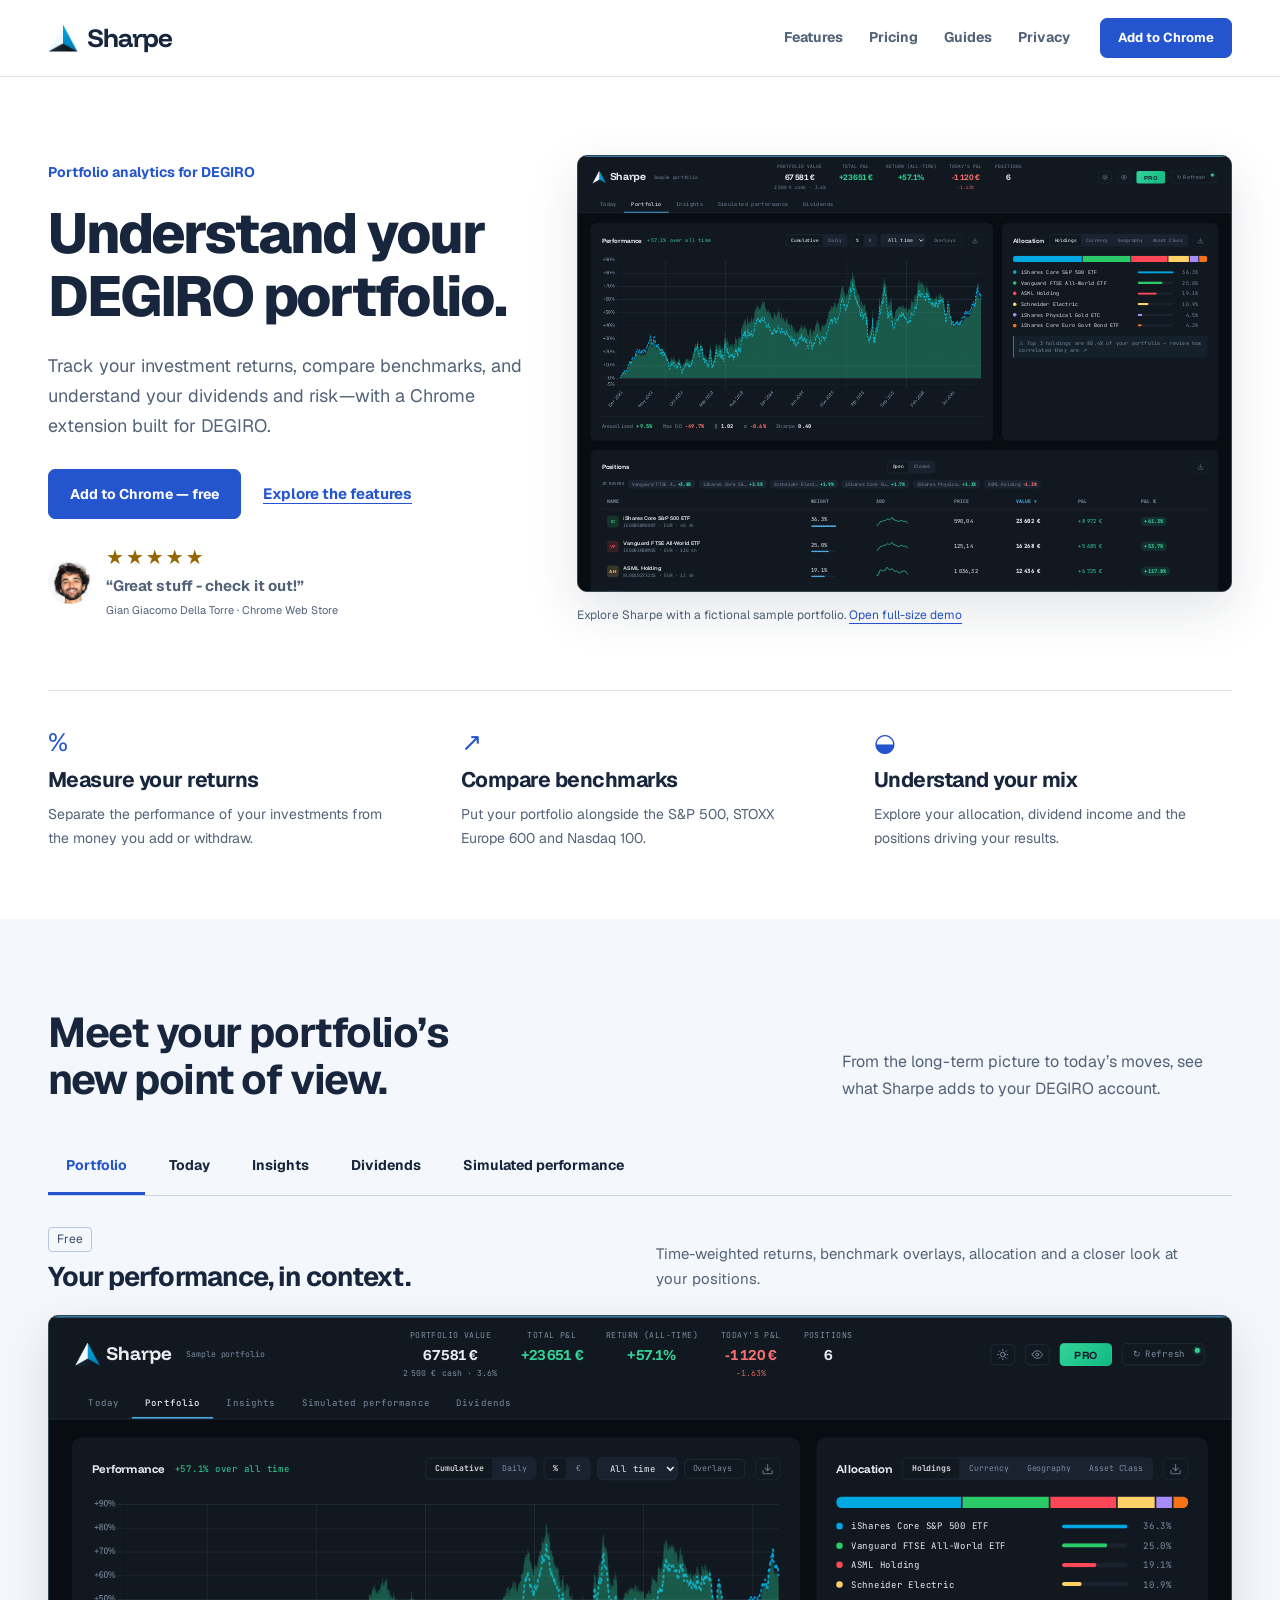
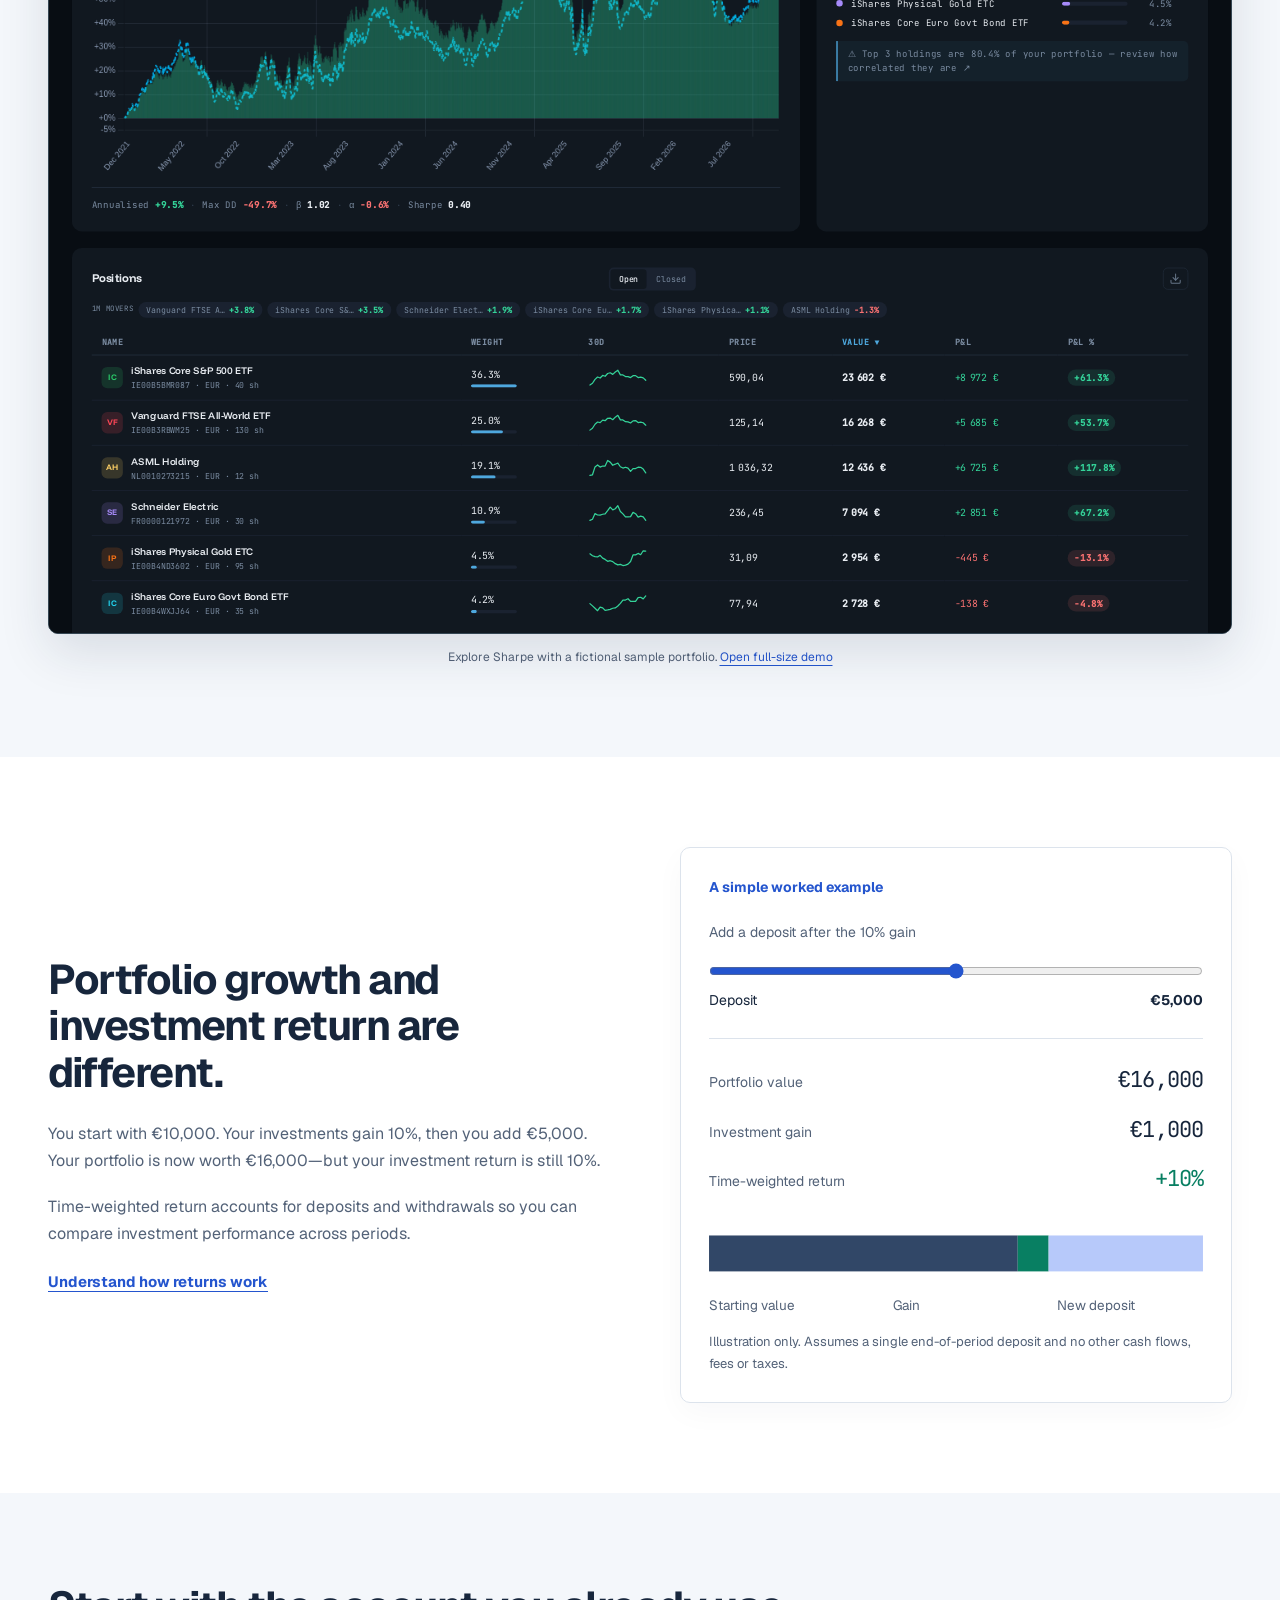
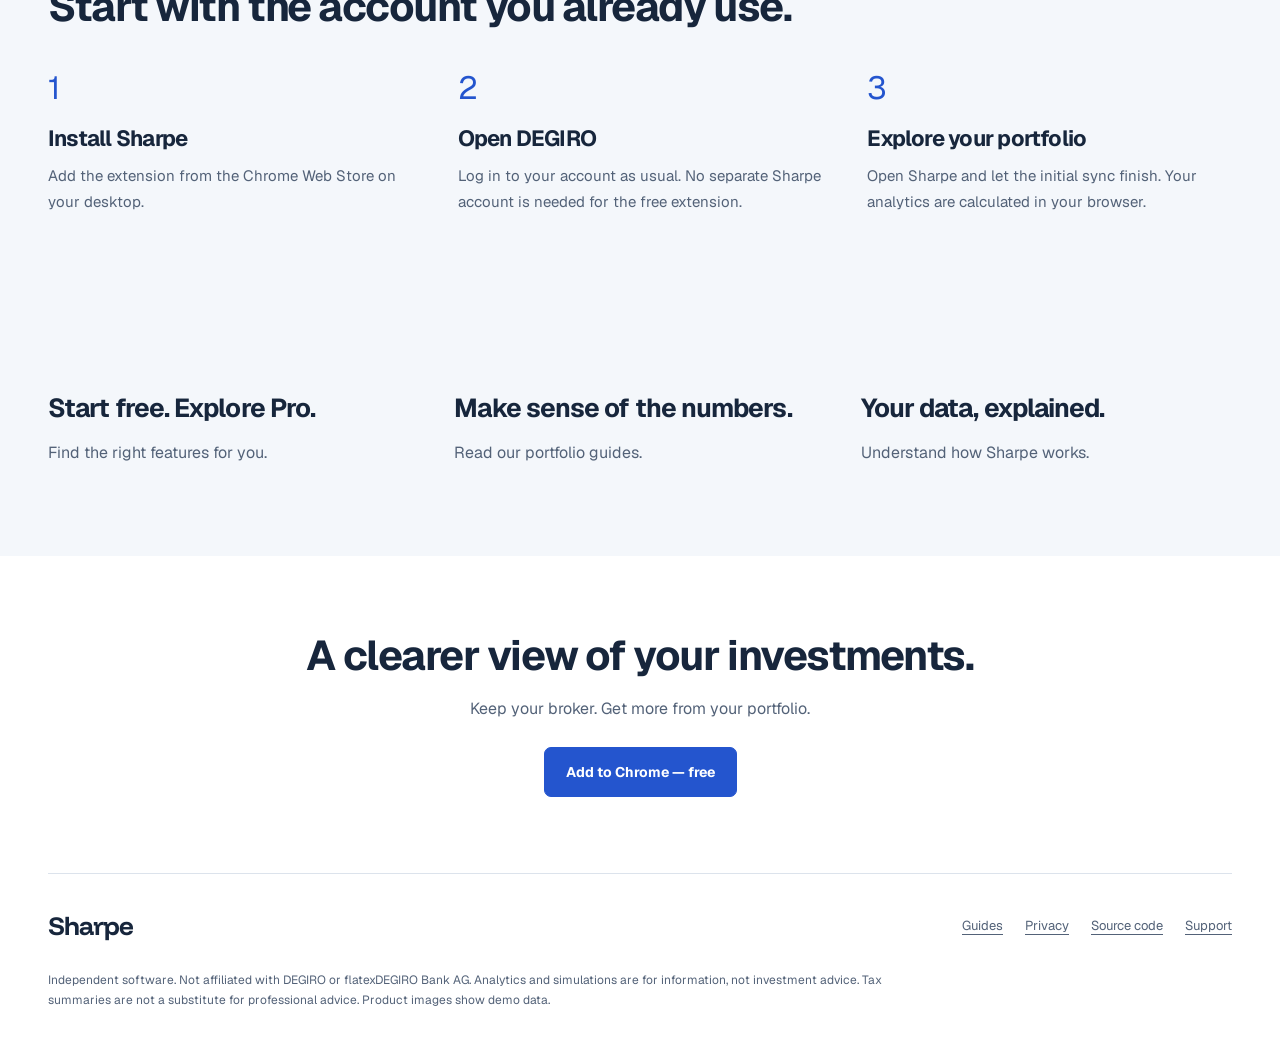
<file: index.html>
<!doctype html>
<html lang="en">
<head>
<meta charset="utf-8"><meta name="viewport" content="width=device-width, initial-scale=1">
<title>DEGIRO Portfolio Analysis &amp; Tracker | Sharpe</title><meta name="description" content="Analyze your DEGIRO portfolio with Sharpe. Track investment returns, compare benchmarks, and understand dividends and risk. Free Chrome extension."><link rel="canonical" href="https://sharpe-analytics.github.io/">
<link rel="icon" href="/assets/favicon.png"><link rel="stylesheet" href="/assets/site.css?v=stable-hero-1">
<script src="/assets/previews.js?v=stable-hero-1" defer></script>
<script src="/assets/site.js" defer>

</script>

<meta property="og:type" content="website"><meta property="og:title" content="DEGIRO Portfolio Analysis &amp; Tracker | Sharpe"><meta property="og:description" content="Analyze your DEGIRO portfolio with Sharpe. Track investment returns, compare benchmarks, and understand dividends and risk. Free Chrome extension."><meta property="og:url" content="https://sharpe-analytics.github.io/"><meta property="og:image" content="https://sharpe-analytics.github.io/assets/og-home.jpg"><meta property="og:image:alt" content="Sharpe portfolio analytics with a demo portfolio"><meta property="og:image:width" content="1200"><meta property="og:image:height" content="630"><meta name="twitter:image" content="https://sharpe-analytics.github.io/assets/og-home.jpg"><meta name="twitter:card" content="summary_large_image">

<script type="application/ld+json">
[{"@context": "https://schema.org", "@type": "WebSite", "name": "Sharpe", "url": "https://sharpe-analytics.github.io/"}, {"@context": "https://schema.org", "@type": "Organization", "name": "Sharpe", "url": "https://sharpe-analytics.github.io/", "logo": "https://sharpe-analytics.github.io/assets/logo.png", "sameAs": ["https://github.com/vapeur02/sharpe-degiro-analytics", "https://chromewebstore.google.com/detail/sharpe-portfolio-analytic/jfkggpahncfpbeeiiadiblbifjnbdlfp"]}]
</script>

</head>

<body>
<a class="skip" href="#main">Skip to content</a>
<header class="site-header">

<nav class="wrap navigation" aria-label="Main navigation">
<a class="brand" href="/" aria-label="Sharpe home"><img src="/assets/logo.png" width="30" height="30" alt="">Sharpe</a>
<div class="nav-links">
<a href="/features/">Features</a><a href="/pricing/">Pricing</a><a href="/guides/">Guides</a><a href="/privacy/">Privacy</a>
</div>
<a class="button primary" href="https://chromewebstore.google.com/detail/sharpe-portfolio-analytic/jfkggpahncfpbeeiiadiblbifjnbdlfp?utm_source=sharpe_website&amp;utm_medium=website&amp;utm_campaign=home&amp;utm_content=navigation">Add to Chrome</a>
</nav>

</header>

<main id="main">

<section class="hero wrap">

<div class="hero-copy">



<p class="intro-label">
Portfolio analytics for DEGIRO
</p>

<h1>
Understand your DEGIRO portfolio.
</h1>

<p class="lede">
Track your investment returns, compare benchmarks, and understand your dividends and risk—with a Chrome extension built for DEGIRO.
</p>

<div class="actions">
<a class="button primary" href="https://chromewebstore.google.com/detail/sharpe-portfolio-analytic/jfkggpahncfpbeeiiadiblbifjnbdlfp?utm_source=sharpe_website&amp;utm_medium=website&amp;utm_campaign=home&amp;utm_content=hero">Add to Chrome — free</a><a class="text-link" href="/features/">Explore the features</a>
</div>

<div class="hero-review" id="reader-review">
<span class="review-avatar"><img src="/assets/gian-giacomo-review.png" width="1020" height="248" alt="Gian Giacomo Della Torre’s profile picture"></span>
<div><span class="review-stars" role="img" aria-label="5 out of 5 stars">★★★★★</span><p class="review-quote">“Great stuff - check it out!”</p><a href="https://chromewebstore.google.com/detail/sharpe-portfolio-analytic/jfkggpahncfpbeeiiadiblbifjnbdlfp/reviews?utm_source=sharpe_website&amp;utm_medium=website&amp;utm_campaign=home&amp;utm_content=review">Gian Giacomo Della Torre · Chrome Web Store</a></div>
</div>

</div>

<figure class="hero-product">
<a class="screenshot-link" href="/assets/portfolio.webp" aria-label="Open full-size demo screenshot"><img src="/assets/portfolio.webp" srcset="/assets/portfolio-720.webp 720w, /assets/portfolio.webp 1440w" sizes="(min-width: 1000px) 740px, 100vw" width="1440" height="900" alt="Sharpe Portfolio tab showing a return chart, allocation and positions for a demo portfolio" fetchpriority="high" decoding="async"></a>
<figcaption class="native-caption">Explore Sharpe with a fictional sample portfolio. <a href="/demo/?v=market-2&amp;tab=portfolio" target="_blank" rel="noopener">Open full-size demo</a></figcaption>

</figure>

</section>



<section class="benefits wrap" aria-label="What Sharpe helps you understand">

<div>
<span class="benefit-symbol" aria-hidden="true">%</span>
<h2>
Measure your returns
</h2>

<p>
Separate the performance of your investments from the money you add or withdraw.
</p>

</div>

<div>
<span class="benefit-symbol" aria-hidden="true">↗</span>
<h2>
Compare benchmarks
</h2>

<p>
Put your portfolio alongside the S&amp;P 500, STOXX Europe 600 and Nasdaq 100.
</p>

</div>

<div>
<span class="benefit-symbol" aria-hidden="true">◒</span>
<h2>
Understand your mix
</h2>

<p>
Explore your allocation, dividend income and the positions driving your results.
</p>

</div>

</section>

<section id="features" class="section surface">

<div class="wrap">

<div class="section-heading">

<h2>
Meet your portfolio’s<br>new point of view.
</h2>

<p>
From the long-term picture to today’s moves, see what Sharpe adds to your DEGIRO account.
</p>

</div>

<div class="feature-controls" hidden aria-label="Choose a feature">
<button type="button" data-feature="portfolio" aria-pressed="true" aria-controls="feature-portfolio">Portfolio</button><button type="button" data-feature="today" aria-pressed="false" aria-controls="feature-today">Today</button><button type="button" data-feature="insights" aria-pressed="false" aria-controls="feature-insights">Insights</button><button type="button" data-feature="dividends" aria-pressed="false" aria-controls="feature-dividends">Dividends</button><button type="button" data-feature="simulation" aria-pressed="false" aria-controls="feature-simulation">Simulated performance</button>
</div>

<div class="feature-panels">

<article class="feature-panel" id="feature-portfolio">

<div class="feature-description">

<div>
<span class="badge">Free</span>
<h3>
Your performance, in context.
</h3>

</div>

<p>
Time-weighted returns, benchmark overlays, allocation and a closer look at your positions.
</p>

</div>

<figure class="product-shot">
<a class="screenshot-link" href="/assets/portfolio.webp" aria-label="Open full-size demo screenshot"><img src="/assets/portfolio.webp" srcset="/assets/portfolio-720.webp 720w, /assets/portfolio.webp 1440w" sizes="(min-width: 1200px) 1120px, 100vw" width="1440" height="900" alt="Portfolio chart, allocation and positions in Sharpe" loading="lazy" decoding="async"></a>
<figcaption>
Portfolio in Sharpe. Demo data shown.
</figcaption>

</figure>

</article>

<article class="feature-panel" id="feature-today">

<div class="feature-description">

<div>
<span class="badge">Pro</span>
<h3>
See what is moving your day.
</h3>

</div>

<p>
Follow changes since refresh with Portfolio Pulse, explore daily contributors and switch between table, waterfall and heatmap views.
</p>

</div>

<figure class="product-shot">
<a class="screenshot-link" href="/assets/today.webp" aria-label="Open full-size demo screenshot"><img src="/assets/today.webp" srcset="/assets/today-720.webp 720w, /assets/today.webp 1440w" sizes="(min-width: 1200px) 1120px, 100vw" width="1440" height="900" alt="Today dashboard with Portfolio Pulse and daily contributors" loading="lazy" decoding="async"></a>
<figcaption>
Today in Sharpe. Demo data shown.
</figcaption>

</figure>

</article>

<article class="feature-panel" id="feature-insights">

<div class="feature-description">

<div>
<span class="badge">Free + Pro</span>
<h3>
Understand what is behind the numbers.
</h3>

</div>

<p>
Read portfolio observations, then explore correlation, risk and stress tests with Pro.
</p>

</div>

<figure class="product-shot">
<a class="screenshot-link" href="/assets/insights.webp" aria-label="Open full-size demo screenshot"><img src="/assets/insights.webp" srcset="/assets/insights-720.webp 720w, /assets/insights.webp 1440w" sizes="(min-width: 1200px) 1120px, 100vw" width="1440" height="900" alt="Sharpe Insights with portfolio observations and risk analysis" loading="lazy" decoding="async"></a>
<figcaption>
Insights in Sharpe. Demo data shown.
</figcaption>

</figure>

</article>

<article class="feature-panel" id="feature-dividends">

<div class="feature-description">

<div>
<span class="badge">Free + Pro</span>
<h3>
Follow your investment income.
</h3>

</div>

<p>
See received dividends, monthly totals and estimated upcoming payments. Pro adds per-holding breakdowns and export.
</p>

</div>

<figure class="product-shot">
<a class="screenshot-link" href="/assets/dividends.webp" aria-label="Open full-size demo screenshot"><img src="/assets/dividends.webp" srcset="/assets/dividends-720.webp 720w, /assets/dividends.webp 1440w" sizes="(min-width: 1200px) 1120px, 100vw" width="1440" height="900" alt="Dividend income history and estimated upcoming payments" loading="lazy" decoding="async"></a>
<figcaption>
Dividends in Sharpe. Demo data shown.
</figcaption>

</figure>

</article>

<article class="feature-panel" id="feature-simulation">

<div class="feature-description">

<div>
<span class="badge">Pro</span>
<h3>
Explore the effect of regular investing.
</h3>

</div>

<p>
Allocate a recurring budget and explore scenarios derived from historical prices. Simulations are not forecasts or guaranteed returns.
</p>

</div>

<figure class="product-shot">
<a class="screenshot-link" href="/assets/simulation.webp" aria-label="Open full-size demo screenshot"><img src="/assets/simulation.webp" srcset="/assets/simulation-720.webp 720w, /assets/simulation.webp 1440w" sizes="(min-width: 1200px) 1120px, 100vw" width="1440" height="900" alt="Simulated performance with recurring contributions and a range of historical scenarios" loading="lazy" decoding="async"></a>
<figcaption>
Simulated performance in Sharpe. Demo data shown.
</figcaption>

</figure>

</article>

</div>

</div>

</section>

<section class="section wrap return-section">

<div>

<h2>
Portfolio growth and investment return are different.
</h2>

<p>
You start with €10,000. Your investments gain 10%, then you add €5,000. Your portfolio is now worth €16,000—but your investment return is still 10%.
</p>

<p>
Time-weighted return accounts for deposits and withdrawals so you can compare investment performance across periods.
</p>
<a class="text-link" href="/guides/degiro-portfolio-performance/">Understand how returns work</a>
</div>

<div class="return-example">

<p class="intro-label">
A simple worked example
</p>
<label for="demo-deposit">Add a deposit after the 10% gain</label><input id="demo-deposit" type="range" min="0" max="10000" step="500" value="5000">
<div class="deposit-label">
Deposit <output id="demo-deposit-value" for="demo-deposit">€5,000</output>
</div>

<dl class="example-results">

<div>
<dt>Portfolio value</dt><dd id="demo-value">€16,000</dd>
</div>

<div>
<dt>Investment gain</dt><dd id="demo-gain">€1,000</dd>
</div>

<div>
<dt>Time-weighted return</dt><dd id="demo-return">+10%</dd>
</div>

</dl>
<svg viewBox="0 0 440 90" role="img" aria-labelledby="demo-chart-title"><title id="demo-chart-title">€10,000 starting value, €1,000 investment gain and €5,000 new deposit</title><rect x="0" y="12" width="275" height="32" fill="#314767" id="bar-start"/><rect x="275" y="12" width="27.5" height="32" fill="#087f62" id="bar-gain"/><rect x="302.5" y="12" width="137.5" height="32" fill="#b7c9fa" id="bar-deposit"/><text x="0" y="78">Starting value</text><text x="164" y="78">Gain</text><text x="310" y="78">New deposit</text></svg>
<p class="small">
Illustration only. Assumes a single end-of-period deposit and no other cash flows, fees or taxes.
</p>
<noscript>
<p>
The static example shows a €5,000 deposit. Enable JavaScript to change it.
</p>
</noscript>
</div>

</section>

<section class="section surface">

<div class="wrap">

<h2>
Start with the account you already use.
</h2>

<ol class="steps">

<li>

<h3>
Install Sharpe
</h3>

<p>
Add the extension from the Chrome Web Store on your desktop.
</p>

</li>

<li>

<h3>
Open DEGIRO
</h3>

<p>
Log in to your account as usual. No separate Sharpe account is needed for the free extension.
</p>

</li>

<li>

<h3>
Explore your portfolio
</h3>

<p>
Open Sharpe and let the initial sync finish. Your analytics are calculated in your browser.
</p>

</li>

</ol>

</div>

</section>









<section class="section surface"><div class="wrap home-destinations"><a href="/pricing/"><h2>Start free. Explore Pro.</h2><p>Find the right features for you.</p></a><a href="/guides/"><h2>Make sense of the numbers.</h2><p>Read our portfolio guides.</p></a><a href="/privacy/"><h2>Your data, explained.</h2><p>Understand how Sharpe works.</p></a></div></section></main>

<section class="final-cta">

<div class="wrap">

<h2>
A clearer view of your investments.
</h2>

<p>
Keep your broker. Get more from your portfolio.
</p>
<a class="button primary" href="https://chromewebstore.google.com/detail/sharpe-portfolio-analytic/jfkggpahncfpbeeiiadiblbifjnbdlfp?utm_source=sharpe_website&amp;utm_medium=website&amp;utm_campaign=home&amp;utm_content=footer">Add to Chrome — free</a>
</div>

</section>

<footer class="site-footer wrap">

<div class="footer-top">
<a class="brand" href="/">Sharpe</a>
<div>
<a href="/guides/">Guides</a><a href="/privacy/">Privacy</a><a href="https://github.com/vapeur02/sharpe-degiro-analytics">Source code</a><a href="https://github.com/vapeur02/sharpe-degiro-analytics/issues">Support</a>
</div>

</div>

<p>
Independent software. Not affiliated with DEGIRO or flatexDEGIRO Bank AG. Analytics and simulations are for information, not investment advice. Tax summaries are not a substitute for professional advice. Product images show demo data.
</p>

</footer>

</body>
</html>
</file>
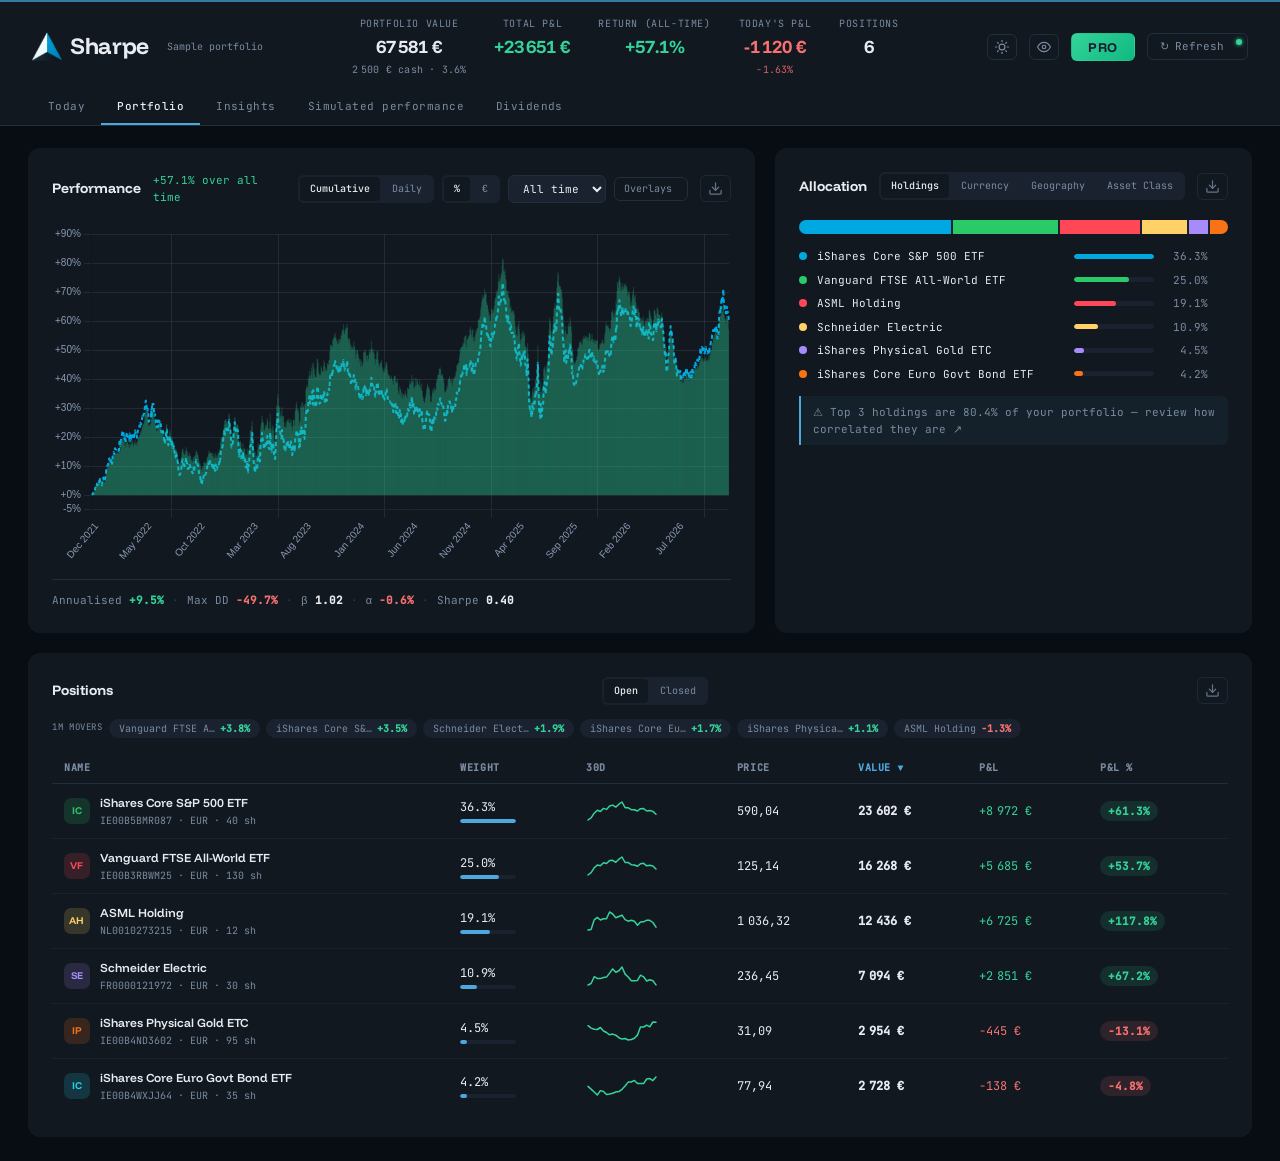
<file: demo/index.html>
<!DOCTYPE html>
<html lang="en">
<head>
<meta name="robots" content="noindex,follow">
<meta name="viewport" content="width=device-width,initial-scale=1">
<meta http-equiv="Content-Security-Policy" content="default-src 'self'; script-src 'self'; style-src 'self' 'unsafe-inline'; img-src 'self' data:; font-src 'self'; connect-src 'none'; worker-src 'self'; base-uri 'none'; form-action 'none'">
<script src="sample-data.js?v=market-2"></script>
  <meta charset="UTF-8">
  <title>Sharpe — Dashboard</title>
  <script src="extension/chart.min.js"></script>
  <link rel="stylesheet" href="extension/dashboard.css">
  <script src="extension/theme-init.js"></script>
<link rel="stylesheet" href="embed.css"></head>
<body>
  <header class="header">
    <div class="header-row">
      <div class="logo">
        <img src="extension/icons/icon48.png" class="logo-img" alt="Sharpe">
        <span class="logo-text">Sharpe</span>
      </div>
      <div class="header-center" id="headerStats"></div>
      <div class="header-right">
        <button class="btn-icon" id="btnTheme" title="Toggle light/dark mode">
          <svg id="themeIcon" width="14" height="14" viewBox="0 0 24 24" fill="none" stroke="currentColor" stroke-width="2" stroke-linecap="round" stroke-linejoin="round">
            <circle cx="12" cy="12" r="5"/><line x1="12" y1="1" x2="12" y2="3"/><line x1="12" y1="21" x2="12" y2="23"/><line x1="4.22" y1="4.22" x2="5.64" y2="5.64"/><line x1="18.36" y1="18.36" x2="19.78" y2="19.78"/><line x1="1" y1="12" x2="3" y2="12"/><line x1="21" y1="12" x2="23" y2="12"/><line x1="4.22" y1="19.78" x2="5.64" y2="18.36"/><line x1="18.36" y1="5.64" x2="19.78" y2="4.22"/>
          </svg>
        </button>
        <button class="btn-icon" id="btnPrivacy" title="Hide sensitive figures">
          <svg width="14" height="14" viewBox="0 0 24 24" fill="none" stroke="currentColor" stroke-width="2" stroke-linecap="round" stroke-linejoin="round">
            <path d="M1 12s4-8 11-8 11 8 11 8-4 8-11 8-11-8-11-8z"/>
            <circle cx="12" cy="12" r="3"/>
          </svg>
        </button>
        <button class="btn-pro" id="btnPro" title="Sharpe Pro">PRO</button>
        <button class="btn-refresh" id="btnRefresh"><span class="refresh-glyph" aria-hidden="true">↻</span><span class="refresh-label" id="btnRefreshLabel">Refresh</span><div class="status-dot" id="statusDot"></div></button>
      </div>
    </div>
    <nav class="tab-bar" id="tabBar" style="display:none">
      <button class="tab-btn" data-tab="today">Today</button>
      <button class="tab-btn active" data-tab="portfolio">Portfolio</button>
      <button class="tab-btn" data-tab="insights">Insights</button>
      <button class="tab-btn" data-tab="simulation">Simulated performance</button>
      <button class="tab-btn" data-tab="watchlist">Watchlist</button>
      <button class="tab-btn" data-tab="dividends">Dividends</button>
      <button class="tab-btn" data-tab="tax">Tax Reporting</button>
    </nav>
  </header>

  <div class="loading-screen" id="loadingScreen">
    <div class="loading-spinner"></div>
    <p id="loadingText">Loading your portfolio data...</p>
    <div class="progress-bar-wrap"><div class="progress-bar" id="progressBar"></div></div>
    <p class="progress-label" id="progressLabel"></p>
  </div>

  <main class="main" id="mainContent" style="display:none">
    <div id="portfolioWarning" style="display:none" class="portfolio-warning">
      <span id="portfolioWarningText"></span>
      <button id="portfolioWarningBtn" class="banner-action-btn" type="button"></button>
    </div>

    <div id="reviewPrompt" style="display:none" class="review-prompt">
      <span class="review-prompt-text">Getting something out of Sharpe? A review helps other DEGIRO investors find it.</span>
      <a id="reviewPromptGo" class="btn btn--sm" href="https://chromewebstore.google.com/detail/sharpe-portfolio-analytic/jfkggpahncfpbeeiiadiblbifjnbdlfp/reviews" target="_blank" rel="noopener">Write a review</a>
      <button id="reviewPromptNo" class="btn btn--sm" type="button">No thanks</button>
    </div>

    <!-- ═══ Tab: Today ═══ -->
    <div class="tab-pane" id="tabToday">
      <div class="card card--full" id="todayStatsCard">
        <div class="card-header">
          <div class="card-title">Daily Stats</div>
          <div class="today-header-actions">
            <div class="today-status-inline" id="todayStatusInline"></div>
            <div class="today-date-picker-wrap">
              <button type="button" id="todayDateBtn" class="period-select today-date-btn" aria-haspopup="dialog" aria-expanded="false" title="Choose day"></button>
              <div id="todayDatePopover" class="today-date-popover" hidden role="dialog" aria-label="Select date">
                <div class="today-cal-head">
                  <button type="button" class="today-cal-nav" id="todayCalPrev" aria-label="Previous month">‹</button>
                  <div class="today-cal-title-row">
                    <span id="todayCalMonthLabel" class="today-cal-month"></span>
                    <select id="todayCalYearSelect" class="period-select today-cal-year-select" aria-label="Year"></select>
                  </div>
                  <button type="button" class="today-cal-nav" id="todayCalNext" aria-label="Next month">›</button>
                </div>
                <div class="today-cal-weekdays" aria-hidden="true">
                  <span>Su</span><span>Mo</span><span>Tu</span><span>We</span><span>Th</span><span>Fr</span><span>Sa</span>
                </div>
                <div id="todayCalGrid" class="today-cal-grid"></div>
              </div>
            </div>
            <button id="todayJumpNow" class="btn btn--sm" type="button" title="Jump to live today view">Today</button>
          </div>
        </div>
        <div id="todayStatsContent"></div>

        <div id="todayLivePanels" class="today-live-grid" hidden>
          <section class="today-live-panel" aria-labelledby="todayPulseTitle">
            <div class="today-live-head"><h3 id="todayPulseTitle">Portfolio Pulse</h3><span class="today-live-status" id="todayLiveStatus" role="status">Connecting…</span></div>
            <div class="today-live-summary"><span id="todayLiveTotal" class="today-live-total sensitive">—</span><span class="today-live-caption">Since refresh · EUR</span></div>
            <div class="today-live-chart"><canvas id="todayLiveChart" class="sensitive" role="img" aria-label="Portfolio change at each two-second reading; green gains and red losses"></canvas><p id="todayLiveEmpty" class="today-live-empty">Keep DEGIRO's portfolio open and logged in to follow updates.</p></div>
          </section>
          <section class="today-live-panel" aria-labelledby="todayContributorsTitle">
            <div class="today-live-head"><h3 id="todayContributorsTitle">What's moving your day</h3><button type="button" class="btn btn--sm" id="todayLivePause" aria-pressed="false">Pause</button></div>
            <p class="today-live-caption">Largest day contributions · EUR · select a holding</p>
            <div id="todayLiveContributors" class="today-live-contributors"></div>
            <p id="todayLiveContributorsEmpty" class="today-live-empty-inline">Waiting for a complete portfolio observation.</p>
            <div class="today-live-event sensitive" id="todayLiveEvent">Changes will appear here as DEGIRO updates.</div>
          </section>
        </div>
      </div>

      <!-- One dataset, one card. Table / Waterfall / Heatmap are three
           projections of the same `items` array, so they are view modes
           rather than three stacked cards. -->
      <div class="card card--full" id="todayMoversCard">
        <div class="card-header">
          <div class="card-title">Today's Movers</div>
          <div class="today-total" id="todayTotal"></div>
          <div class="seg" id="todayViewToggle">
            <button class="seg-btn active" type="button" data-view="table">Table</button>
            <button class="seg-btn" type="button" data-view="waterfall">Waterfall</button>
            <button class="seg-btn" type="button" data-view="heatmap">Heatmap</button>
          </div>
          <select id="heatmapGroupBy" class="select" style="display:none" title="Group the heatmap">
            <option value="none">No grouping</option>
            <option value="assetclass">Asset Type</option>
            <option value="geography">Geography</option>
          </select>
        </div>
        <div id="todayViewBody">
          <div id="todayTableContent" class="today-view" data-view="table">
            <div class="table-scroll">
              <table class="positions-table" id="todayTable" style="display:none">
                <thead><tr>
                  <th data-col="name">Name</th>
                  <th data-col="price" class="num">Price</th>
                  <th data-col="dayPct" class="num">Day %</th>
                  <th data-col="dayEur" class="num">Day €</th>
                  <th data-col="weight" class="num">Weight</th>
                  <th data-col="contrib" class="num">Contrib.</th>
                  <th data-col="totalPl" class="num">Total P&L</th>
                  <th data-col="totalPlPct" class="num">Total %</th>
                </tr></thead>
                <tbody id="todayBody"></tbody>
              </table>
            </div>
          </div>
          <div id="todayWaterfallView" class="today-view" data-view="waterfall" style="display:none">
            <div class="chart-wrap" style="height:300px">
              <canvas id="todayWaterfallChart"></canvas>
            </div>
          </div>
          <div id="todayHeatmapView" class="today-view" data-view="heatmap" style="display:none">
            <div id="sectorHeatmapContent"></div>
          </div>
        </div>
      </div>
    </div>

    <!-- ═══ Tab: Portfolio ═══ -->
    <div class="tab-pane active" id="tabPortfolio">
      <div class="grid-top">
        <!-- One performance story. "Cumulative" is the TWR line, "Daily" is the
             per-day bar chart that used to live in its own Recent Activity card
             below — same question, so one chart with two modes and one period. -->
        <div class="card card--wide">
          <div class="card-header">
            <div class="card-title">Performance</div>
            <div class="card-subtitle" id="perfSubtitle"></div>
            <div class="perf-controls">
              <div class="alloc-toggle" id="perfModeToggle">
                <button class="toggle-btn active" type="button" data-perfmode="cum">Cumulative</button>
                <button class="toggle-btn" type="button" data-perfmode="daily">Daily</button>
              </div>
              <div class="alloc-toggle" id="perfToggle">
                <button class="toggle-btn active" type="button" data-mode="pct" title="Show return in %">%</button>
                <button class="toggle-btn" type="button" data-mode="eur" title="Show value in €">€</button>
              </div>
              <select id="periodSelect" class="period-select" title="Chart window"></select>
              <div class="bm-dropdown-wrap" id="bmDropdownWrap">
                <button class="btn btn--sm" id="bmDropdownBtn" type="button" title="Benchmarks and trade markers">
                  Overlays
                  <svg viewBox="0 0 10 6" fill="currentColor"><path d="M0 0l5 6 5-6z"/></svg>
                </button>
                <div class="bm-dropdown-menu" id="bmDropdownMenu">
                  <div class="bm-dropdown-item active" data-benchmark="sp500">
                    <span class="bm-check"></span>
                    <span class="bm-swatch" style="background:var(--bm-sp500)"></span>
                    S&amp;P 500
                  </div>
                  <div class="bm-dropdown-item" data-benchmark="eurostoxx">
                    <span class="bm-check"></span>
                    <span class="bm-swatch" style="background:var(--bm-eurostoxx)"></span>
                    STOXX Europe 600
                  </div>
                  <div class="bm-dropdown-item" data-benchmark="nasdaq">
                    <span class="bm-check"></span>
                    <span class="bm-swatch" style="background:var(--bm-nasdaq)"></span>
                    Nasdaq 100
                  </div>
                  <div class="bm-dropdown-sep"></div>
                  <div class="bm-dropdown-item" data-overlay="trades">
                    <span class="bm-check"></span>
                    ⇅ Trade markers
                  </div>
                </div>
              </div>
            </div>
          </div>
          <div class="chart-wrap perf-chart-wrap">
            <canvas id="performanceChart"></canvas>
            <button id="btnResetZoom" class="btn btn--sm chart-reset" type="button" style="display:none" title="Reset to selected period">✕ Reset zoom</button>
          </div>
          <div class="perf-footline" id="perfFootline"></div>
        </div>
        <div class="card">
          <div class="card-header"><div class="card-title">Allocation</div></div>
          <div class="alloc-viz" id="allocationChart">
            <div class="alloc-stackbar" id="allocStackBar"></div>
            <div class="alloc-drill-head" id="allocDrillHead" style="display:none"></div>
            <div class="alloc-rows" id="allocationLegend"></div>
            <div class="alloc-callout" id="allocCallout" style="display:none"></div>
          </div>
        </div>
      </div>

      <div class="card card--full">
        <div class="card-header">
          <div class="card-title">Positions</div>
          <div class="alloc-toggle" id="positionsTabToggle">
            <button class="toggle-btn active" data-tab="open">Open</button>
            <button class="toggle-btn" data-tab="closed">Closed</button>
          </div>
        </div>
        <!-- Big Movers used to be six tiles on a card 567px above this table, and
             clicking one only ever scrolled you down to these rows. Same click,
             no journey. -->
        <div class="movers-chips" id="moversChips"></div>
        <table class="positions-table" id="positionsTable">
          <thead><tr>
            <th data-col="name">Name</th><th data-col="weight">Weight</th><th data-col="spark">30D</th><th data-col="price">Price</th><th data-col="value">Value</th><th data-col="pl">P&amp;L</th><th data-col="plpct">P&amp;L %</th>
          </tr></thead>
          <tbody id="positionsBody"></tbody>
        </table>
        <table class="positions-table" id="closedPositionsTable" style="display:none">
          <thead><tr>
            <th data-col="name">Name</th><th data-col="currency">Currency</th><th data-col="sold">Shares sold</th><th data-col="avgBuy">Avg buy</th><th data-col="avgSell">Avg sell</th><th data-col="pl">Realized P&amp;L</th><th data-col="plpct">P&amp;L %</th>
          </tr></thead>
          <tbody id="closedPositionsBody"></tbody>
        </table>
      </div>
    </div>

    <div class="tab-pane" id="tabSimulation">
      <div class="card sim-card" id="simulationCard">
        <div class="card-header"><div><div class="card-title">Simulated performance</div><p class="sim-intro">Explore how regular investing could change your portfolio over time.</p></div></div>
        <div id="simPreview" class="sim-preview" hidden>
          <p>Illustrative preview · not your portfolio</p>
          <svg viewBox="0 0 800 220" role="img" aria-label="Illustration of a widening range of simulated portfolio values"><path d="M0 205 Q400 180 800 25 L800 155 Q400 205 0 205" fill="currentColor" opacity=".12"/><path d="M0 205 Q400 185 800 90" fill="none" stroke="currentColor" stroke-width="3"/></svg>
        </div>
        <div id="simWorkspace" hidden>
          <div class="sim-layout">
            <aside class="sim-inputs" aria-label="Investment plan">
              <div class="sim-start-label">Starting portfolio</div><div id="simStarting" class="sim-start sensitive">—</div><p id="simSync" class="sim-caption"></p>
              <label class="sim-label" for="simAmount">Recurring budget (€)</label><input id="simAmount" class="sim-input sensitive" type="number" min="0" step="0.01" value="0" inputmode="decimal">
              <label class="sim-label" for="simEvery">Invest every N months</label><input id="simEvery" class="sim-input" type="number" min="1" max="360" step="1" value="1" inputmode="numeric">
              <div id="simPresets" class="sim-presets" aria-label="Contribution frequency presets"><button type="button" data-months="1" aria-pressed="true">Monthly</button><button type="button" data-months="3" aria-pressed="false">Quarterly</button><button type="button" data-months="12" aria-pressed="false">Annually</button></div>
              <div class="sim-allocation-head"><span>Split new contributions</span><span id="simAllocationTotal">100%</span></div>
              <div class="sim-allocation-actions">
                <button id="simClearAllocation" class="btn btn--sm" type="button">Clear all</button>
                <button id="simPortfolioAllocation" class="btn btn--sm" type="button" title="Match the latest synced holding values, excluding cash">Use portfolio split</button>
              </div>
              <div id="simAllocations"></div>
              <p class="sim-caption">Unselected holdings stay invested. New money follows this split; existing holdings are not rebalanced.</p>
              <button id="simRun" class="btn sim-run" type="button">Run simulation</button>
              <p id="simStatus" class="sim-status" role="status" aria-live="polite"></p>
              <button id="simRetry" class="btn btn--sm" type="button" hidden>Retry history</button>
            </aside>
            <section class="sim-output" aria-label="Simulation results">
              <div class="sim-result-head"><div><span class="sim-caption">Portfolio value · EUR</span><h3 id="simResultTitle">Your possible paths</h3></div><label class="sim-horizon-label" for="simHorizon">Horizon<select id="simHorizon" class="sim-input"><option value="1">1 year</option><option value="3">3 years</option><option value="5">5 years</option><option value="10" selected>10 years</option><option value="20">20 years</option><option value="30">30 years</option></select></label></div>
              <p id="simStale" class="sim-stale" role="status" hidden>Results are outdated. Run again to apply your changes.</p>
              <div class="sim-chart-wrap"><canvas id="simChart" class="sensitive" role="img" aria-label="Simulated portfolio value, percentile range, and starting value plus contributions"></canvas><div id="simEmpty" class="sim-empty">Set your contribution plan, then run a simulation.</div></div>
              <div class="sim-legend"><span><i class="sim-legend-median"></i>Median</span><span><i class="sim-legend-band"></i>10th–90th percentiles</span><span><i class="sim-legend-baseline"></i>Starting value + contributions</span></div>
              <p class="sim-caption">The shaded range describes these simulations, not a guaranteed probability range. Future outcomes can fall outside it.</p>
              <div class="sim-table-wrap" id="simTableWrap" hidden><table class="positions-table sim-table"><caption>Outcomes from the same simulation run</caption><thead><tr><th>Years</th><th>Added contributions</th><th>Median final value</th><th>Median gain</th><th>10th–90th percentiles</th></tr></thead><tbody id="simResults"></tbody></table></div>
              <p id="simRunSummary" class="sim-caption"></p>
            </section>
          </div>
          <details class="sim-assumptions" id="simAssumptions"><summary>Assumptions &amp; history coverage</summary>
            <p>2,000 historical simulations sample shared three-month circular blocks across your holdings. Existing cash stays at zero growth. Each scheduled contribution is invested after that month's return; the first occurs after N months. Investment amounts may be fractional.</p>
            <p>Exchange rates stay constant. Dividends, taxes, fees, and inflation are not added separately. Inputs are provider price returns; their adjustment treatment is not verified. Extrapolating recent history over decades is a substantial assumption, not a forecast or investment recommendation.</p>
            <p>At least 36 consecutive shared completed months are required, from up to five years of price history. A proxy replaces a holding's entire return history, never its starting value. Choose proxies explicitly and review their suitability.</p>
            <p id="simCoverageSummary" class="sim-caption"></p><div id="simCoverage" class="sim-coverage"></div>
          </details>
        </div>
      </div>
    </div>

    <!-- ═══ Tab: Insights ═══ -->
    <div class="tab-pane" id="tabInsights">
      <!-- Pulse and the stat tiles used to be two cards restating each other.
           One card now: the figures, then only the observations that no tile
           already carries. -->
      <div class="card card--full" id="pulseCard">
        <div class="card-header">
          <div class="card-title">Portfolio Pulse</div>
          <div class="card-subtitle">Your all-time figures, and what stands out in them · not advice</div>
        </div>
        <div id="moreInfoContent" class="more-info-content">
          <div class="more-info-grid" id="moreInfoGrid">
            <!-- Populated by JS -->
          </div>
          <div id="moreInfoChartWrap" class="more-info-chart-wrap" style="display:none">
            <canvas id="moreInfoChart"></canvas>
          </div>
          <div class="more-info-note" id="moreInfoNote"></div>
        </div>
        <div id="pulseList" class="pulse-list"></div>
      </div>

      <div class="card card--full insight-collapsible collapsed" id="portfolioGradeCard">
        <div class="card-header insight-head" role="button" tabindex="0" aria-expanded="false">
          <div class="card-title">Rate My Portfolio</div>
          <div class="insight-summary" id="gradeSummary">5 quick questions · rate your portfolio against your goals</div>
          <span class="insight-chevron" aria-hidden="true">▸</span>
        </div>
        <div class="insight-collapsible-body">
          <div id="gradeContent">
            <!-- Survey phase -->
            <div id="gradeSurvey" class="grade-survey">
              <p class="grade-survey-intro">Answer 5 quick questions so we can evaluate your portfolio against your goals. Everything stays on your machine.</p>
              <div class="grade-sliders">
                <div class="grade-slider-row">
                  <div class="grade-slider-header">
                    <span class="grade-slider-label">Risk Tolerance</span>
                    <span class="grade-slider-value" id="sliderValRisk">5</span>
                  </div>
                  <div class="grade-slider-anchors"><span>Conservative</span><span>Aggressive</span></div>
                  <input type="range" min="1" max="10" value="5" class="grade-range" id="sliderRisk">
                  <div class="grade-slider-desc" id="sliderDescRisk"></div>
                </div>
                <div class="grade-slider-row">
                  <div class="grade-slider-header">
                    <span class="grade-slider-label">Involvement</span>
                    <span class="grade-slider-value" id="sliderValInvolvement">5</span>
                  </div>
                  <div class="grade-slider-anchors"><span>Passive investor</span><span>Active day trader</span></div>
                  <input type="range" min="1" max="10" value="5" class="grade-range" id="sliderInvolvement">
                  <div class="grade-slider-desc" id="sliderDescInvolvement"></div>
                </div>
                <div class="grade-slider-row">
                  <div class="grade-slider-header">
                    <span class="grade-slider-label">Investment Goal</span>
                    <span class="grade-slider-value" id="sliderValGoal">5</span>
                  </div>
                  <div class="grade-slider-anchors"><span>Steady income</span><span>Long-term wealth</span></div>
                  <input type="range" min="1" max="10" value="5" class="grade-range" id="sliderGoal">
                  <div class="grade-slider-desc" id="sliderDescGoal"></div>
                </div>
                <div class="grade-slider-row">
                  <div class="grade-slider-header">
                    <span class="grade-slider-label">Time Horizon</span>
                    <span class="grade-slider-value" id="sliderValHorizon">5</span>
                  </div>
                  <div class="grade-slider-anchors"><span>1–2 years</span><span>20+ years</span></div>
                  <input type="range" min="1" max="10" value="5" class="grade-range" id="sliderHorizon">
                  <div class="grade-slider-desc" id="sliderDescHorizon"></div>
                </div>
                <div class="grade-slider-row">
                  <div class="grade-slider-header">
                    <span class="grade-slider-label">Complexity Preference</span>
                    <span class="grade-slider-value" id="sliderValComplexity">5</span>
                  </div>
                  <div class="grade-slider-anchors"><span>Keep it simple</span><span>Fine with complexity</span></div>
                  <input type="range" min="1" max="10" value="5" class="grade-range" id="sliderComplexity">
                  <div class="grade-slider-desc" id="sliderDescComplexity"></div>
                </div>
              </div>
              <button class="grade-submit-btn" id="btnGradeSubmit">Rate My Portfolio</button>
            </div>
            <!-- Results phase -->
            <div id="gradeResults" class="grade-results" style="display:none"></div>
          </div>
        </div>
      </div>

      <div class="card card--full insight-collapsible collapsed" id="correlationCard">
        <div class="card-header insight-head" role="button" tabindex="0" aria-expanded="false">
          <div class="card-title" id="corrInfoIcon">Correlation Matrix</div>
          <div class="insight-summary" id="correlationSubtitle">How closely your holdings move together</div>
          <span class="insight-chevron" aria-hidden="true">▸</span>
        </div>
        <div class="insight-collapsible-body">
          <div id="correlationContent">
            <div id="correlationHeatmap" class="correlation-wrap"></div>
          </div>
        </div>
      </div>

      <div class="card card--full insight-collapsible collapsed" id="stressTestCard">
        <div class="card-header insight-head" role="button" tabindex="0" aria-expanded="false">
          <div class="card-title">Risk Analysis</div>
          <div class="insight-summary" id="stressSummary">Value at Risk and scenario stress tests</div>
          <span class="insight-chevron" aria-hidden="true">▸</span>
        </div>
        <div class="insight-collapsible-body">
          <div id="stressTestContent">
            <div id="stressTestResults"></div>
          </div>
        </div>
      </div>
    </div>

    <!-- ═══ Tab: Watchlist ═══ -->
    <div class="tab-pane" id="tabWatchlist">
      <div id="watchlistEmpty" style="display:none"></div>
      <div class="card card--full" id="watchlistChartCard">
        <div class="card-header">
          <div class="card-title">Watchlist Performance</div>
          <div class="perf-controls">
            <select id="watchlistPeriod" class="period-select" title="Applies to the chart and the table below">
              <option value="1M">1M</option>
              <option value="6M">6M</option>
              <option value="YTD">YTD</option>
              <option value="1Y" selected>1Y</option>
              <option value="3Y">3Y</option>
              <option value="5Y">5Y</option>
            </select>
          </div>
        </div>
        <div id="wlChartReturn" class="wl-chart-return"></div>
        <div class="chart-wrap" style="height:300px">
          <canvas id="watchlistChart"></canvas>
        </div>
        <div id="wlVsPortfolioStats" class="wl-comparison-stats" style="display:none"></div>
      </div>
      <div class="card card--full" id="watchlistTableCard">
        <div class="card-header">
          <div>
            <div class="card-title">Favourites</div>
            <div class="card-subtitle" style="color:var(--muted);font-size:11px">Items you're watching on DEGIRO</div>
          </div>
        </div>
        <div id="watchlistContent">
          <div class="table-scroll">
            <table class="positions-table" id="watchlistTable" style="display:none">
              <thead><tr>
                <th data-col="name">Name</th>
                <th data-col="currency">Ccy</th>
                <th data-col="price" class="num">Price</th>
                <th data-col="ret" class="num">Return</th>
                <th data-col="vol" class="num">Volatility</th>
                <th data-col="corr" class="num">Corr.</th>
                <th data-col="signal" class="num"><span class="th-with-tip" data-tip="Based on SMA(50) vs SMA(200) crossover. Bullish = short-term trend above long-term. Bearish = below. Neutral = within 1%.">Signal</span></th>
              </tr></thead>
              <tbody id="watchlistBody"></tbody>
            </table>
          </div>
        </div>
      </div>
      <div class="card card--full" id="wlStockChartCard" style="display:none">
        <div class="card-header">
          <div class="card-title" id="wlStockTitle"></div>
          <button class="btn-icon" id="wlStockClose" title="Close">&times;</button>
        </div>
        <div class="chart-wrap" style="height:260px">
          <canvas id="wlStockChart"></canvas>
        </div>
      </div>
    </div>

    <!-- ═══ Tab: Dividends ═══ -->
    <div class="tab-pane" id="tabDividends">
      <div id="dividendsEmpty" style="display:none"></div>
      <div class="card card--full" id="divStatsCard">
        <div class="card-header">
          <div>
            <div class="card-title">Dividend Income</div>
            <div class="card-subtitle" style="color:var(--muted);font-size:11px">Gross payments received · before withholding tax</div>
          </div>
        </div>
        <div class="more-info-grid" id="divStatsGrid"></div>
      </div>
      <div class="card card--full" id="divChartCard">
        <div class="card-header">
          <div class="card-title">Monthly Dividends</div>
          <div class="card-subtitle">Last 12 months</div>
        </div>
        <div class="chart-wrap" style="height:220px"><canvas id="dividendChart"></canvas></div>
        <div id="divNextEstimate" class="div-next-estimate" style="display:none"></div>
      </div>
      <div class="card card--full" id="divHoldingsCard">
        <div class="card-header">
          <div class="card-title">Per-Holding Breakdown</div>
        </div>
        <div id="divHoldingsContent"></div>
      </div>
    </div>

    <!-- ═══ Tab: Tax Reporting ═══ -->
    <div class="tab-pane" id="tabTax">
      <div class="card card--full" id="taxReportCard">
        <div class="card-header">
          <div class="card-title">Tax Reporting</div>
          <div class="card-subtitle">Generate tax tables from your DEGIRO history</div>
        </div>
        <div id="taxReportContent"></div>
      </div>
    </div>

  </main>

  <footer class="dashboard-footer">
    <span>Not financial advice</span>
    <span> — </span>
    <span><a href="https://docs.google.com/forms/d/e/1FAIpQLSdX4zvs9scwN4faCd2bnE-F4jqeqhIQ5IuJD7EUlNlaMYXDqg/viewform?usp=publish-editor" class="footer-link">Feedback</a></span>
    <span> — </span>
    <span><a href="https://chromewebstore.google.com/detail/sharpe-portfolio-analytic/jfkggpahncfpbeeiiadiblbifjnbdlfp/reviews" class="footer-link" target="_blank" rel="noopener">Write a review</a></span>
  </footer>

  <script src="extension/utils.js"></script>
  <script src="extension/pro.js"></script>
  <script src="extension/dashboard.js"></script>
  <script src="extension/today-live-model.js"></script>
  <script src="extension/today-live.js"></script>
  <script src="extension/simulation-core.js"></script>
  <script src="extension/simulation.js"></script>
<script src="embed.js"></script></body>
</html>
</file>
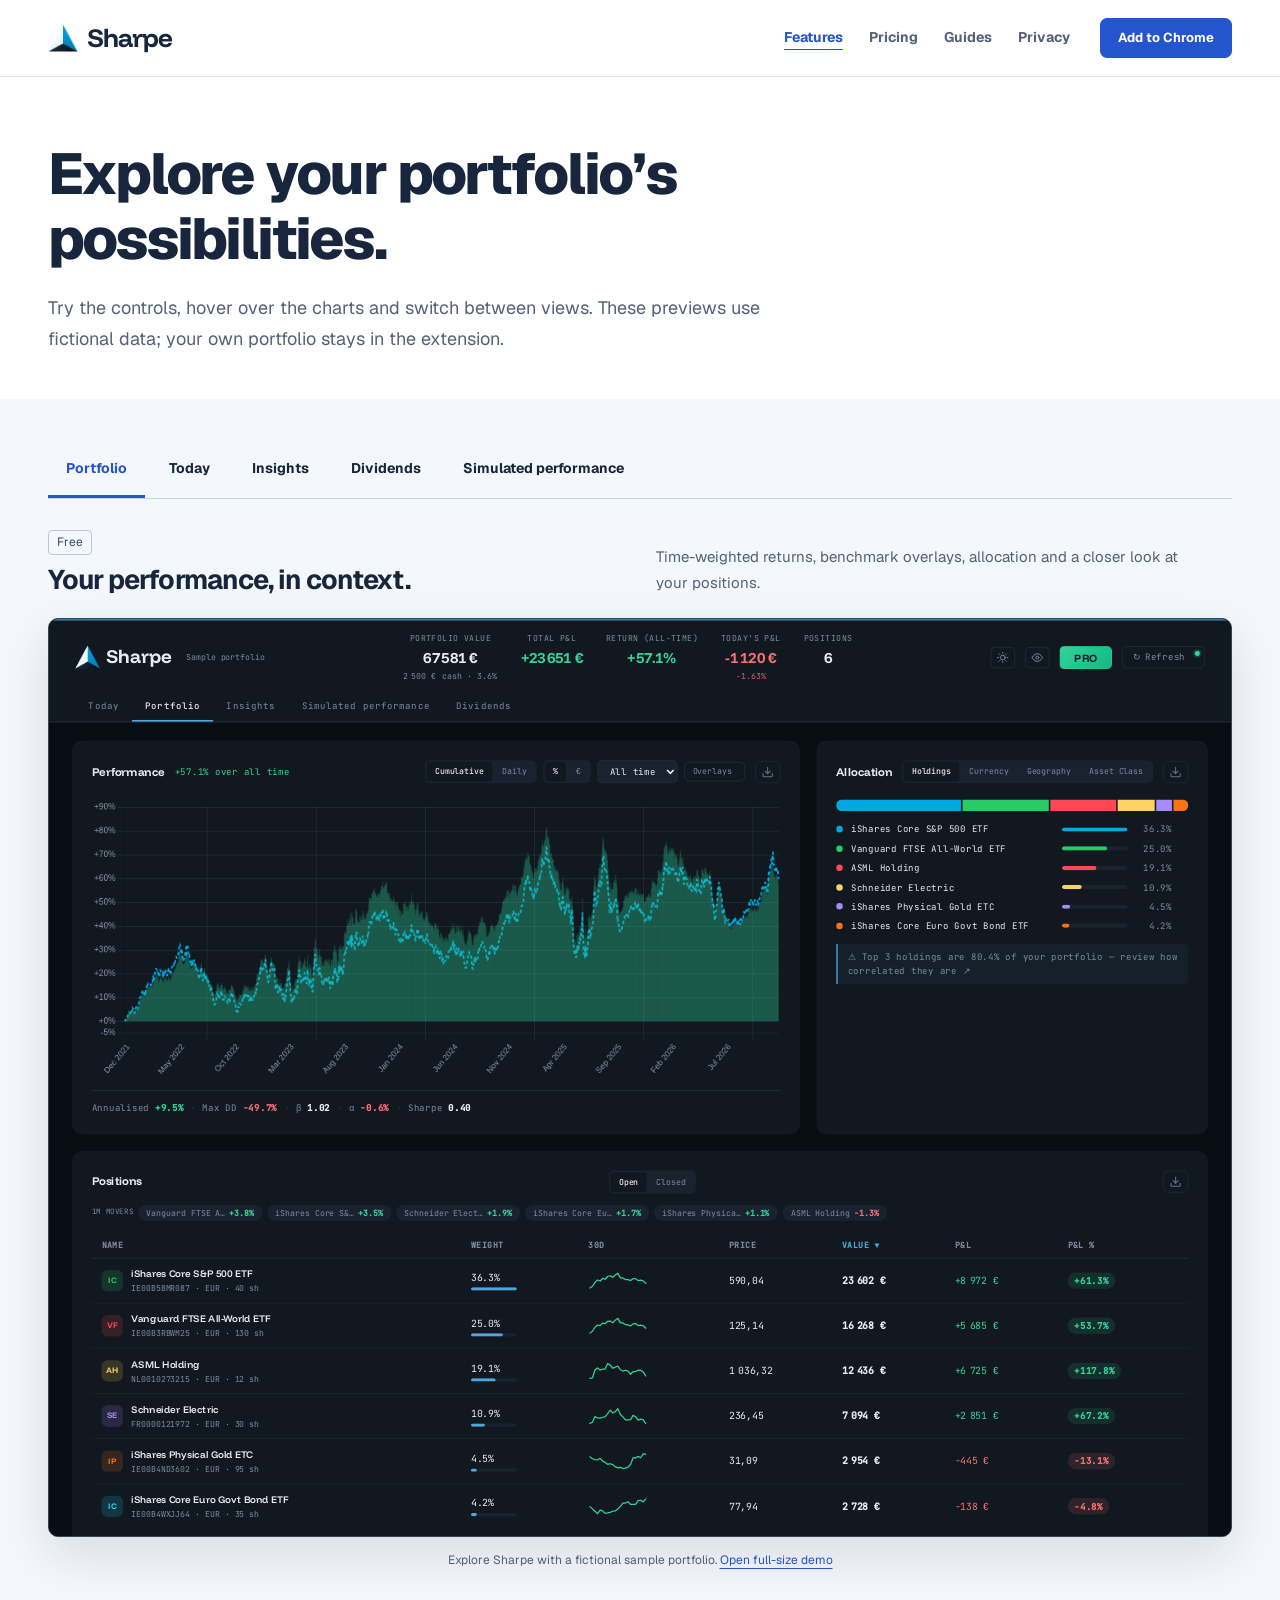
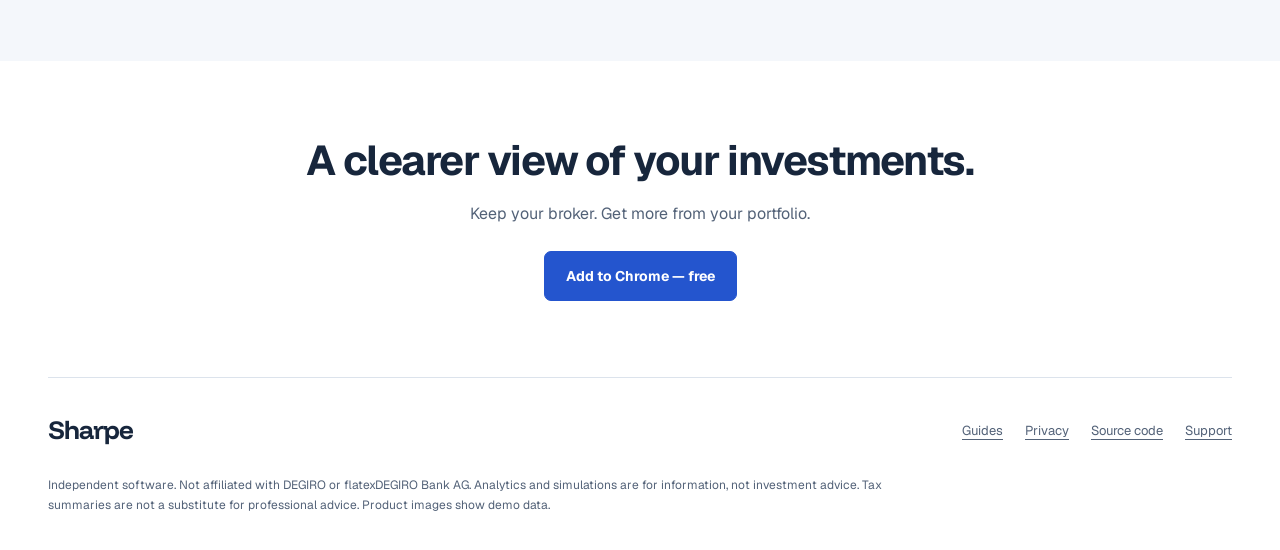
<file: features/index.html>
<!doctype html>
<html lang="en">
<head>
<meta charset="utf-8"><meta name="viewport" content="width=device-width, initial-scale=1">
<title>DEGIRO Analytics Features &amp; Interactive Demo | Sharpe</title><meta name="description" content="Try Sharpe’s interactive portfolio previews: performance, benchmarks, daily movers, dividends, correlation and contribution scenarios."><link rel="canonical" href="https://sharpe-analytics.github.io/features/">
<link rel="icon" href="/assets/favicon.png"><link rel="stylesheet" href="/assets/site.css?v=stable-hero-1">
<script src="/assets/previews.js?v=stable-hero-1" defer></script>
<script src="/assets/site.js" defer>

</script>

<meta property="og:type" content="website"><meta property="og:title" content="DEGIRO Analytics Features &amp; Interactive Demo | Sharpe"><meta property="og:description" content="Try Sharpe’s interactive portfolio previews: performance, benchmarks, daily movers, dividends, correlation and contribution scenarios."><meta property="og:url" content="https://sharpe-analytics.github.io/features/"><meta property="og:image" content="https://sharpe-analytics.github.io/assets/og-home.jpg"><meta property="og:image:alt" content="Sharpe portfolio analytics with a demo portfolio"><meta property="og:image:width" content="1200"><meta property="og:image:height" content="630"><meta name="twitter:image" content="https://sharpe-analytics.github.io/assets/og-home.jpg"><meta name="twitter:card" content="summary_large_image">

<script type="application/ld+json">
[{"@context": "https://schema.org", "@type": "WebSite", "name": "Sharpe", "url": "https://sharpe-analytics.github.io/"}, {"@context": "https://schema.org", "@type": "Organization", "name": "Sharpe", "url": "https://sharpe-analytics.github.io/", "logo": "https://sharpe-analytics.github.io/assets/logo.png", "sameAs": ["https://github.com/vapeur02/sharpe-degiro-analytics", "https://chromewebstore.google.com/detail/sharpe-portfolio-analytic/jfkggpahncfpbeeiiadiblbifjnbdlfp"]}]
</script>

</head>

<body>
<a class="skip" href="#main">Skip to content</a>
<header class="site-header">

<nav class="wrap navigation" aria-label="Main navigation">
<a class="brand" href="/" aria-label="Sharpe home"><img src="/assets/logo.png" width="30" height="30" alt="">Sharpe</a>
<div class="nav-links">
<a href="/features/" aria-current="page">Features</a><a href="/pricing/">Pricing</a><a href="/guides/">Guides</a><a href="/privacy/">Privacy</a>
</div>
<a class="button primary" href="https://chromewebstore.google.com/detail/sharpe-portfolio-analytic/jfkggpahncfpbeeiiadiblbifjnbdlfp?utm_source=sharpe_website&amp;utm_medium=website&amp;utm_campaign=features&amp;utm_content=navigation">Add to Chrome</a>
</nav>

</header>

<main id="main"><header class="page-intro wrap"><h1>Explore your portfolio’s possibilities.</h1><p>Try the controls, hover over the charts and switch between views. These previews use fictional data; your own portfolio stays in the extension.</p></header><section id="features" class="section surface">

<div class="wrap">



<div class="feature-controls" hidden aria-label="Choose a feature">
<button type="button" data-feature="portfolio" aria-pressed="true" aria-controls="feature-portfolio">Portfolio</button><button type="button" data-feature="today" aria-pressed="false" aria-controls="feature-today">Today</button><button type="button" data-feature="insights" aria-pressed="false" aria-controls="feature-insights">Insights</button><button type="button" data-feature="dividends" aria-pressed="false" aria-controls="feature-dividends">Dividends</button><button type="button" data-feature="simulation" aria-pressed="false" aria-controls="feature-simulation">Simulated performance</button>
</div>

<div class="feature-panels">

<article class="feature-panel" id="feature-portfolio">

<div class="feature-description">

<div>
<span class="badge">Free</span>
<h3>
Your performance, in context.
</h3>

</div>

<p>
Time-weighted returns, benchmark overlays, allocation and a closer look at your positions.
</p>

</div>

<figure class="product-shot">
<a class="screenshot-link" href="/assets/portfolio.webp" aria-label="Open full-size demo screenshot"><img src="/assets/portfolio.webp" srcset="/assets/portfolio-720.webp 720w, /assets/portfolio.webp 1440w" sizes="(min-width: 1200px) 1120px, 100vw" width="1440" height="900" alt="Portfolio chart, allocation and positions in Sharpe" loading="lazy" decoding="async"></a>
<figcaption>
Portfolio in Sharpe. Demo data shown.
</figcaption>

</figure>

</article>

<article class="feature-panel" id="feature-today">

<div class="feature-description">

<div>
<span class="badge">Pro</span>
<h3>
See what is moving your day.
</h3>

</div>

<p>
Follow changes since refresh with Portfolio Pulse, explore daily contributors and switch between table, waterfall and heatmap views.
</p>

</div>

<figure class="product-shot">
<a class="screenshot-link" href="/assets/today.webp" aria-label="Open full-size demo screenshot"><img src="/assets/today.webp" srcset="/assets/today-720.webp 720w, /assets/today.webp 1440w" sizes="(min-width: 1200px) 1120px, 100vw" width="1440" height="900" alt="Today dashboard with Portfolio Pulse and daily contributors" loading="lazy" decoding="async"></a>
<figcaption>
Today in Sharpe. Demo data shown.
</figcaption>

</figure>

</article>

<article class="feature-panel" id="feature-insights">

<div class="feature-description">

<div>
<span class="badge">Free + Pro</span>
<h3>
Understand what is behind the numbers.
</h3>

</div>

<p>
Read portfolio observations, then explore correlation, risk and stress tests with Pro.
</p>

</div>

<figure class="product-shot">
<a class="screenshot-link" href="/assets/insights.webp" aria-label="Open full-size demo screenshot"><img src="/assets/insights.webp" srcset="/assets/insights-720.webp 720w, /assets/insights.webp 1440w" sizes="(min-width: 1200px) 1120px, 100vw" width="1440" height="900" alt="Sharpe Insights with portfolio observations and risk analysis" loading="lazy" decoding="async"></a>
<figcaption>
Insights in Sharpe. Demo data shown.
</figcaption>

</figure>

</article>

<article class="feature-panel" id="feature-dividends">

<div class="feature-description">

<div>
<span class="badge">Free + Pro</span>
<h3>
Follow your investment income.
</h3>

</div>

<p>
See received dividends, monthly totals and estimated upcoming payments. Pro adds per-holding breakdowns and export.
</p>

</div>

<figure class="product-shot">
<a class="screenshot-link" href="/assets/dividends.webp" aria-label="Open full-size demo screenshot"><img src="/assets/dividends.webp" srcset="/assets/dividends-720.webp 720w, /assets/dividends.webp 1440w" sizes="(min-width: 1200px) 1120px, 100vw" width="1440" height="900" alt="Dividend income history and estimated upcoming payments" loading="lazy" decoding="async"></a>
<figcaption>
Dividends in Sharpe. Demo data shown.
</figcaption>

</figure>

</article>

<article class="feature-panel" id="feature-simulation">

<div class="feature-description">

<div>
<span class="badge">Pro</span>
<h3>
Explore the effect of regular investing.
</h3>

</div>

<p>
Allocate a recurring budget and explore scenarios derived from historical prices. Simulations are not forecasts or guaranteed returns.
</p>

</div>

<figure class="product-shot">
<a class="screenshot-link" href="/assets/simulation.webp" aria-label="Open full-size demo screenshot"><img src="/assets/simulation.webp" srcset="/assets/simulation-720.webp 720w, /assets/simulation.webp 1440w" sizes="(min-width: 1200px) 1120px, 100vw" width="1440" height="900" alt="Simulated performance with recurring contributions and a range of historical scenarios" loading="lazy" decoding="async"></a>
<figcaption>
Simulated performance in Sharpe. Demo data shown.
</figcaption>

</figure>

</article>

</div>

</div>

</section></main><section class="final-cta">

<div class="wrap">

<h2>
A clearer view of your investments.
</h2>

<p>
Keep your broker. Get more from your portfolio.
</p>
<a class="button primary" href="https://chromewebstore.google.com/detail/sharpe-portfolio-analytic/jfkggpahncfpbeeiiadiblbifjnbdlfp?utm_source=sharpe_website&amp;utm_medium=website&amp;utm_campaign=features&amp;utm_content=footer">Add to Chrome — free</a>
</div>

</section>

<footer class="site-footer wrap">

<div class="footer-top">
<a class="brand" href="/">Sharpe</a>
<div>
<a href="/guides/">Guides</a><a href="/privacy/">Privacy</a><a href="https://github.com/vapeur02/sharpe-degiro-analytics">Source code</a><a href="https://github.com/vapeur02/sharpe-degiro-analytics/issues">Support</a>
</div>

</div>

<p>
Independent software. Not affiliated with DEGIRO or flatexDEGIRO Bank AG. Analytics and simulations are for information, not investment advice. Tax summaries are not a substitute for professional advice. Product images show demo data.
</p>

</footer>

</body>
</html>
</file>
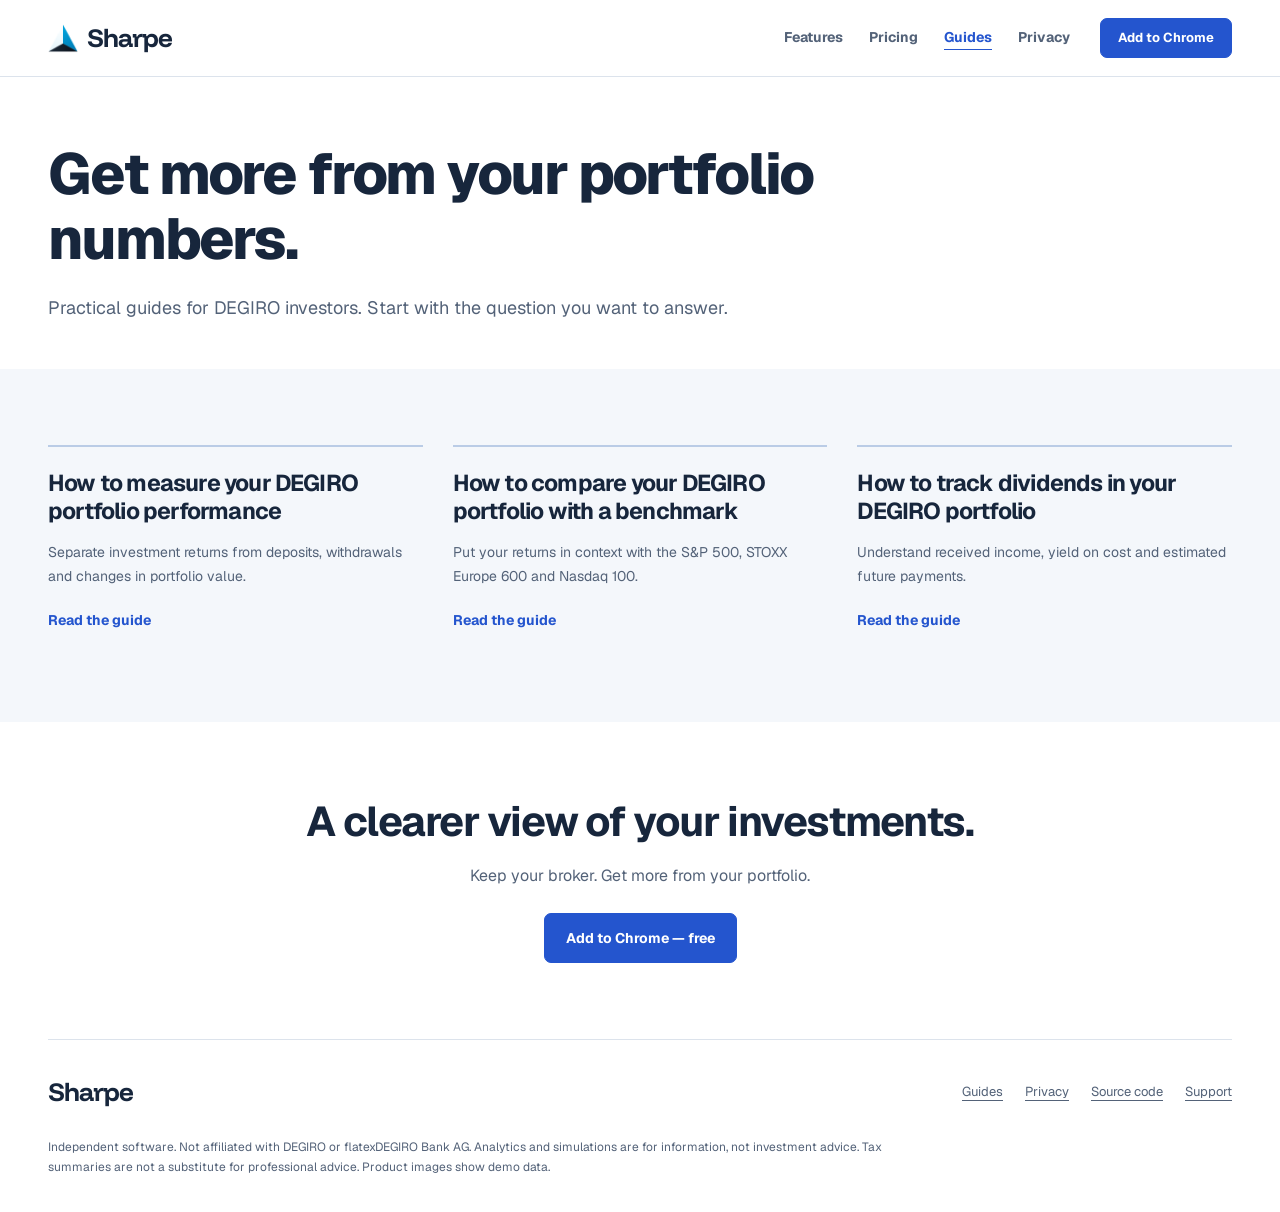
<file: guides/index.html>
<!doctype html>
<html lang="en">
<head>
<meta charset="utf-8"><meta name="viewport" content="width=device-width, initial-scale=1">
<title>DEGIRO Portfolio Guides | Sharpe</title><meta name="description" content="Practical DEGIRO guides covering portfolio performance, benchmark comparisons and dividend tracking, with clear worked examples."><link rel="canonical" href="https://sharpe-analytics.github.io/guides/">
<link rel="icon" href="/assets/favicon.png"><link rel="stylesheet" href="/assets/site.css?v=stable-hero-1">
<script src="/assets/site.js" defer>

</script>

<meta property="og:type" content="website"><meta property="og:title" content="DEGIRO Portfolio Guides | Sharpe"><meta property="og:description" content="Practical DEGIRO guides covering portfolio performance, benchmark comparisons and dividend tracking, with clear worked examples."><meta property="og:url" content="https://sharpe-analytics.github.io/guides/"><meta property="og:image" content="https://sharpe-analytics.github.io/assets/og-home.jpg"><meta property="og:image:alt" content="Sharpe portfolio analytics with a demo portfolio"><meta property="og:image:width" content="1200"><meta property="og:image:height" content="630"><meta name="twitter:image" content="https://sharpe-analytics.github.io/assets/og-home.jpg"><meta name="twitter:card" content="summary_large_image">

<script type="application/ld+json">
[{"@context": "https://schema.org", "@type": "WebSite", "name": "Sharpe", "url": "https://sharpe-analytics.github.io/"}, {"@context": "https://schema.org", "@type": "Organization", "name": "Sharpe", "url": "https://sharpe-analytics.github.io/", "logo": "https://sharpe-analytics.github.io/assets/logo.png", "sameAs": ["https://github.com/vapeur02/sharpe-degiro-analytics", "https://chromewebstore.google.com/detail/sharpe-portfolio-analytic/jfkggpahncfpbeeiiadiblbifjnbdlfp"]}]
</script>

</head>

<body>
<a class="skip" href="#main">Skip to content</a>
<header class="site-header">

<nav class="wrap navigation" aria-label="Main navigation">
<a class="brand" href="/" aria-label="Sharpe home"><img src="/assets/logo.png" width="30" height="30" alt="">Sharpe</a>
<div class="nav-links">
<a href="/features/">Features</a><a href="/pricing/">Pricing</a><a href="/guides/" aria-current="page">Guides</a><a href="/privacy/">Privacy</a>
</div>
<a class="button primary" href="https://chromewebstore.google.com/detail/sharpe-portfolio-analytic/jfkggpahncfpbeeiiadiblbifjnbdlfp?utm_source=sharpe_website&amp;utm_medium=website&amp;utm_campaign=guides&amp;utm_content=navigation">Add to Chrome</a>
</nav>

</header>

<main id="main"><header class="page-intro wrap"><h1>Get more from your portfolio numbers.</h1><p>Practical guides for DEGIRO investors. Start with the question you want to answer.</p></header><section id="guides" class="section surface">

<div class="wrap">



<div class="guide-list">
<a class="guide-link" href="/guides/degiro-portfolio-performance/">
<h3>
How to measure your DEGIRO portfolio performance
</h3>

<p>
Separate investment returns from deposits, withdrawals and changes in portfolio value.
</p>
<span>Read the guide</span></a><a class="guide-link" href="/guides/degiro-benchmark-comparison/">
<h3>
How to compare your DEGIRO portfolio with a benchmark
</h3>

<p>
Put your returns in context with the S&P 500, STOXX Europe 600 and Nasdaq 100.
</p>
<span>Read the guide</span></a><a class="guide-link" href="/guides/degiro-dividend-tracking/">
<h3>
How to track dividends in your DEGIRO portfolio
</h3>

<p>
Understand received income, yield on cost and estimated future payments.
</p>
<span>Read the guide</span></a>
</div>

</div>

</section></main><section class="final-cta">

<div class="wrap">

<h2>
A clearer view of your investments.
</h2>

<p>
Keep your broker. Get more from your portfolio.
</p>
<a class="button primary" href="https://chromewebstore.google.com/detail/sharpe-portfolio-analytic/jfkggpahncfpbeeiiadiblbifjnbdlfp?utm_source=sharpe_website&amp;utm_medium=website&amp;utm_campaign=guides&amp;utm_content=footer">Add to Chrome — free</a>
</div>

</section>

<footer class="site-footer wrap">

<div class="footer-top">
<a class="brand" href="/">Sharpe</a>
<div>
<a href="/guides/" aria-current="page">Guides</a><a href="/privacy/">Privacy</a><a href="https://github.com/vapeur02/sharpe-degiro-analytics">Source code</a><a href="https://github.com/vapeur02/sharpe-degiro-analytics/issues">Support</a>
</div>

</div>

<p>
Independent software. Not affiliated with DEGIRO or flatexDEGIRO Bank AG. Analytics and simulations are for information, not investment advice. Tax summaries are not a substitute for professional advice. Product images show demo data.
</p>

</footer>

</body>
</html>
</file>
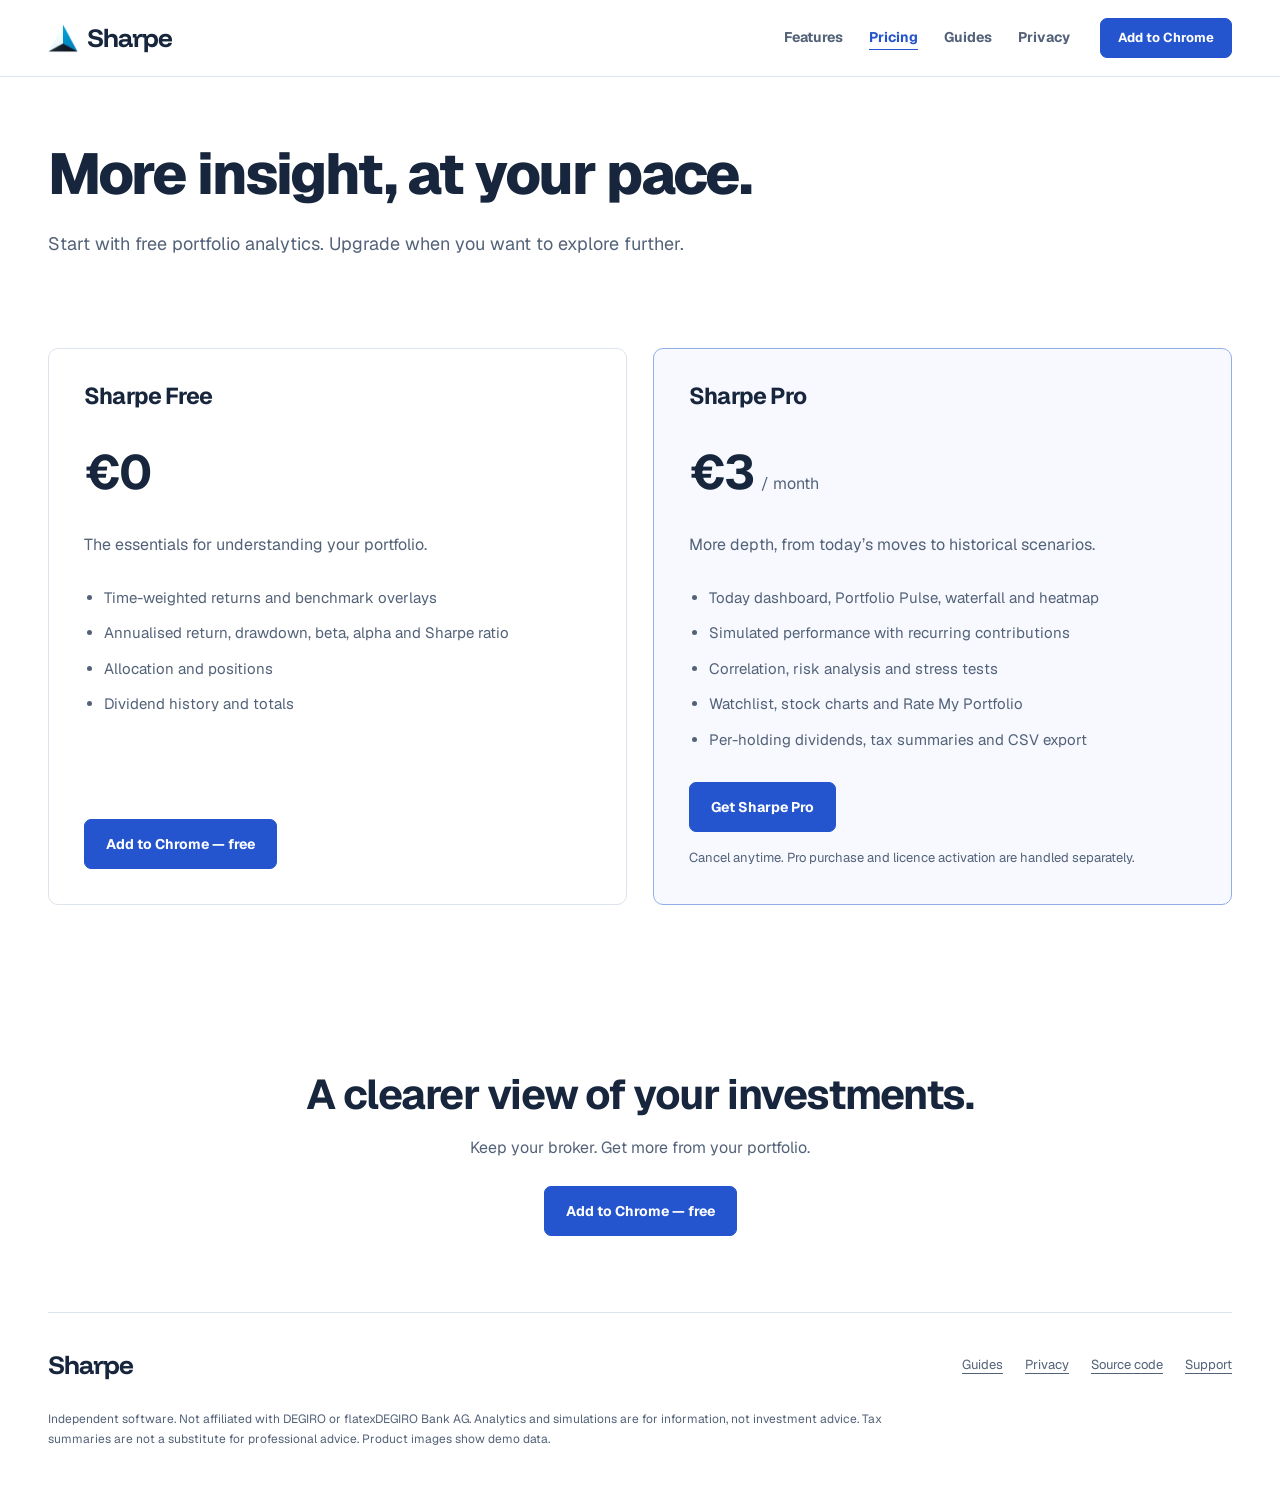
<file: pricing/index.html>
<!doctype html>
<html lang="en">
<head>
<meta charset="utf-8"><meta name="viewport" content="width=device-width, initial-scale=1">
<title>Sharpe Pricing | Free &amp; Pro DEGIRO Analytics</title><meta name="description" content="Compare Sharpe Free and Pro. Start with portfolio returns and benchmarks for free, or add deeper DEGIRO analytics for €3 per month."><link rel="canonical" href="https://sharpe-analytics.github.io/pricing/">
<link rel="icon" href="/assets/favicon.png"><link rel="stylesheet" href="/assets/site.css?v=stable-hero-1">
<script src="/assets/site.js" defer>

</script>

<meta property="og:type" content="website"><meta property="og:title" content="Sharpe Pricing | Free &amp; Pro DEGIRO Analytics"><meta property="og:description" content="Compare Sharpe Free and Pro. Start with portfolio returns and benchmarks for free, or add deeper DEGIRO analytics for €3 per month."><meta property="og:url" content="https://sharpe-analytics.github.io/pricing/"><meta property="og:image" content="https://sharpe-analytics.github.io/assets/og-home.jpg"><meta property="og:image:alt" content="Sharpe portfolio analytics with a demo portfolio"><meta property="og:image:width" content="1200"><meta property="og:image:height" content="630"><meta name="twitter:image" content="https://sharpe-analytics.github.io/assets/og-home.jpg"><meta name="twitter:card" content="summary_large_image">

<script type="application/ld+json">
[{"@context": "https://schema.org", "@type": "WebSite", "name": "Sharpe", "url": "https://sharpe-analytics.github.io/"}, {"@context": "https://schema.org", "@type": "Organization", "name": "Sharpe", "url": "https://sharpe-analytics.github.io/", "logo": "https://sharpe-analytics.github.io/assets/logo.png", "sameAs": ["https://github.com/vapeur02/sharpe-degiro-analytics", "https://chromewebstore.google.com/detail/sharpe-portfolio-analytic/jfkggpahncfpbeeiiadiblbifjnbdlfp"]}]
</script>

</head>

<body>
<a class="skip" href="#main">Skip to content</a>
<header class="site-header">

<nav class="wrap navigation" aria-label="Main navigation">
<a class="brand" href="/" aria-label="Sharpe home"><img src="/assets/logo.png" width="30" height="30" alt="">Sharpe</a>
<div class="nav-links">
<a href="/features/">Features</a><a href="/pricing/" aria-current="page">Pricing</a><a href="/guides/">Guides</a><a href="/privacy/">Privacy</a>
</div>
<a class="button primary" href="https://chromewebstore.google.com/detail/sharpe-portfolio-analytic/jfkggpahncfpbeeiiadiblbifjnbdlfp?utm_source=sharpe_website&amp;utm_medium=website&amp;utm_campaign=pricing&amp;utm_content=navigation">Add to Chrome</a>
</nav>

</header>

<main id="main"><header class="page-intro wrap"><h1>More insight, at your pace.</h1><p>Start with free portfolio analytics. Upgrade when you want to explore further.</p></header><section id="pricing" class="section wrap">



<div class="pricing">

<article class="tier">

<h3>
Sharpe Free
</h3>

<p class="price">
€0
</p>

<p>
The essentials for understanding your portfolio.
</p>

<ul>

<li>
Time-weighted returns and benchmark overlays
</li>

<li>
Annualised return, drawdown, beta, alpha and Sharpe ratio
</li>

<li>
Allocation and positions
</li>

<li>
Dividend history and totals
</li>

</ul>
<a class="button primary" href="https://chromewebstore.google.com/detail/sharpe-portfolio-analytic/jfkggpahncfpbeeiiadiblbifjnbdlfp?utm_source=sharpe_website&amp;utm_medium=website&amp;utm_campaign=pricing&amp;utm_content=pricing-free">Add to Chrome — free</a>
</article>

<article class="tier pro">

<h3>
Sharpe Pro
</h3>

<p class="price">
€3 <span>/ month</span>
</p>

<p>
More depth, from today’s moves to historical scenarios.
</p>

<ul>

<li>
Today dashboard, Portfolio Pulse, waterfall and heatmap
</li>

<li>
Simulated performance with recurring contributions
</li>

<li>
Correlation, risk analysis and stress tests
</li>

<li>
Watchlist, stock charts and Rate My Portfolio
</li>

<li>
Per-holding dividends, tax summaries and CSV export
</li>

</ul>
<a class="button primary" href="https://sharpe.lemonsqueezy.com/">Get Sharpe Pro</a>
<p class="small">
Cancel anytime. Pro purchase and licence activation are handled separately.
</p>

</article>

</div>

</section></main><section class="final-cta">

<div class="wrap">

<h2>
A clearer view of your investments.
</h2>

<p>
Keep your broker. Get more from your portfolio.
</p>
<a class="button primary" href="https://chromewebstore.google.com/detail/sharpe-portfolio-analytic/jfkggpahncfpbeeiiadiblbifjnbdlfp?utm_source=sharpe_website&amp;utm_medium=website&amp;utm_campaign=pricing&amp;utm_content=footer">Add to Chrome — free</a>
</div>

</section>

<footer class="site-footer wrap">

<div class="footer-top">
<a class="brand" href="/">Sharpe</a>
<div>
<a href="/guides/">Guides</a><a href="/privacy/">Privacy</a><a href="https://github.com/vapeur02/sharpe-degiro-analytics">Source code</a><a href="https://github.com/vapeur02/sharpe-degiro-analytics/issues">Support</a>
</div>

</div>

<p>
Independent software. Not affiliated with DEGIRO or flatexDEGIRO Bank AG. Analytics and simulations are for information, not investment advice. Tax summaries are not a substitute for professional advice. Product images show demo data.
</p>

</footer>

</body>
</html>
</file>
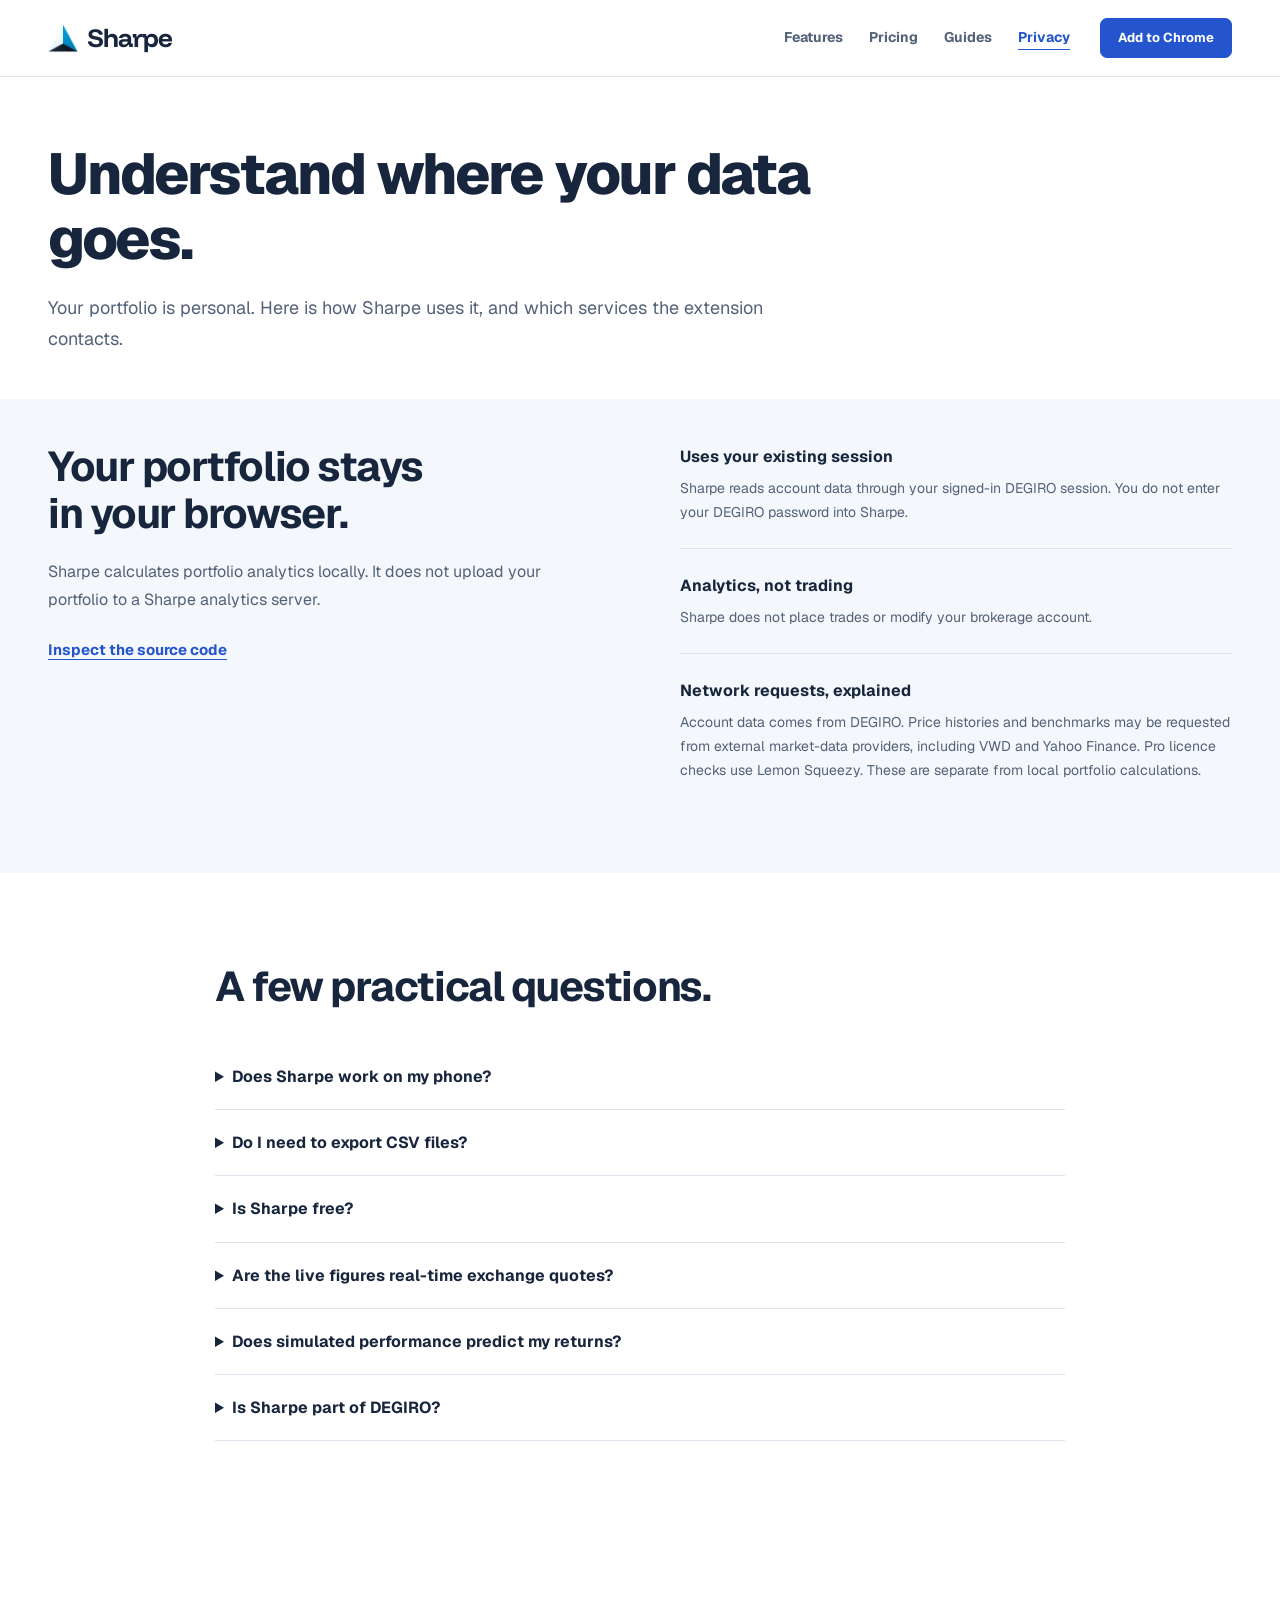
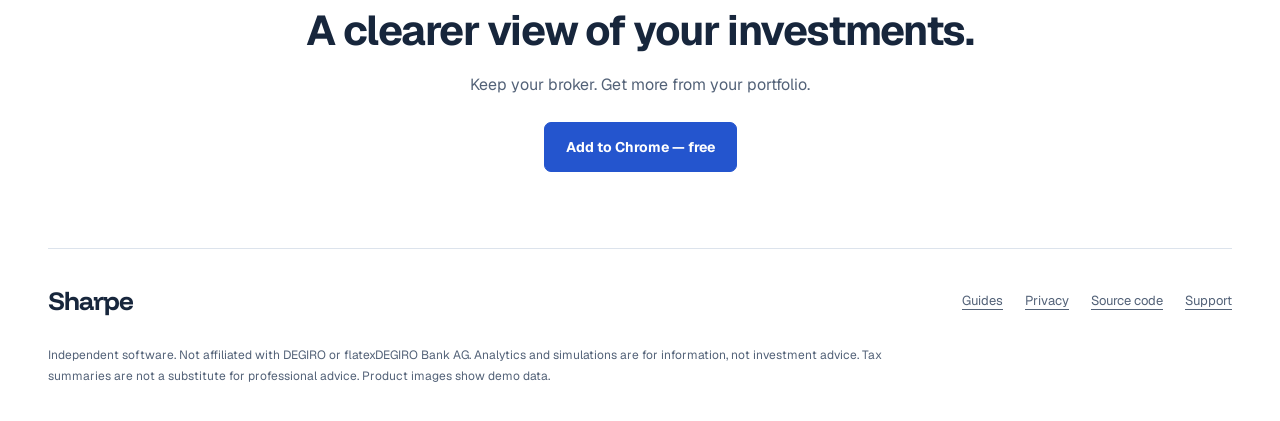
<file: privacy/index.html>
<!doctype html>
<html lang="en">
<head>
<meta charset="utf-8"><meta name="viewport" content="width=device-width, initial-scale=1">
<title>Privacy &amp; Data Handling | Sharpe for DEGIRO</title><meta name="description" content="How Sharpe handles your DEGIRO data: local portfolio calculations, account reads, market-data requests and separate Pro licence checks."><link rel="canonical" href="https://sharpe-analytics.github.io/privacy/">
<link rel="icon" href="/assets/favicon.png"><link rel="stylesheet" href="/assets/site.css?v=stable-hero-1">
<script src="/assets/site.js" defer>

</script>

<meta property="og:type" content="website"><meta property="og:title" content="Privacy &amp; Data Handling | Sharpe for DEGIRO"><meta property="og:description" content="How Sharpe handles your DEGIRO data: local portfolio calculations, account reads, market-data requests and separate Pro licence checks."><meta property="og:url" content="https://sharpe-analytics.github.io/privacy/"><meta property="og:image" content="https://sharpe-analytics.github.io/assets/og-home.jpg"><meta property="og:image:alt" content="Sharpe portfolio analytics with a demo portfolio"><meta property="og:image:width" content="1200"><meta property="og:image:height" content="630"><meta name="twitter:image" content="https://sharpe-analytics.github.io/assets/og-home.jpg"><meta name="twitter:card" content="summary_large_image">

<script type="application/ld+json">
[{"@context": "https://schema.org", "@type": "WebSite", "name": "Sharpe", "url": "https://sharpe-analytics.github.io/"}, {"@context": "https://schema.org", "@type": "Organization", "name": "Sharpe", "url": "https://sharpe-analytics.github.io/", "logo": "https://sharpe-analytics.github.io/assets/logo.png", "sameAs": ["https://github.com/vapeur02/sharpe-degiro-analytics", "https://chromewebstore.google.com/detail/sharpe-portfolio-analytic/jfkggpahncfpbeeiiadiblbifjnbdlfp"]}]
</script>

</head>

<body>
<a class="skip" href="#main">Skip to content</a>
<header class="site-header">

<nav class="wrap navigation" aria-label="Main navigation">
<a class="brand" href="/" aria-label="Sharpe home"><img src="/assets/logo.png" width="30" height="30" alt="">Sharpe</a>
<div class="nav-links">
<a href="/features/">Features</a><a href="/pricing/">Pricing</a><a href="/guides/">Guides</a><a href="/privacy/" aria-current="page">Privacy</a>
</div>
<a class="button primary" href="https://chromewebstore.google.com/detail/sharpe-portfolio-analytic/jfkggpahncfpbeeiiadiblbifjnbdlfp?utm_source=sharpe_website&amp;utm_medium=website&amp;utm_campaign=privacy&amp;utm_content=navigation">Add to Chrome</a>
</nav>

</header>

<main id="main"><header class="page-intro wrap"><h1>Understand where your data goes.</h1><p>Your portfolio is personal. Here is how Sharpe uses it, and which services the extension contacts.</p></header><section id="privacy" class="section surface">

<div class="wrap privacy-layout">

<div>

<h2>
Your portfolio stays<br>in your browser.
</h2>

<p>
Sharpe calculates portfolio analytics locally. It does not upload your portfolio to a Sharpe analytics server.
</p>
<a class="text-link" href="https://github.com/vapeur02/sharpe-degiro-analytics">Inspect the source code</a>
</div>

<dl class="privacy-details">

<div>
<dt>Uses your existing session</dt><dd>Sharpe reads account data through your signed-in DEGIRO session. You do not enter your DEGIRO password into Sharpe.</dd>
</div>

<div>
<dt>Analytics, not trading</dt><dd>Sharpe does not place trades or modify your brokerage account.</dd>
</div>

<div>
<dt>Network requests, explained</dt><dd>Account data comes from DEGIRO. Price histories and benchmarks may be requested from external market-data providers, including VWD and Yahoo Finance. Pro licence checks use Lemon Squeezy. These are separate from local portfolio calculations.</dd>
</div>

</dl>

</div>

</section><section class="section wrap faq">

<h2>
A few practical questions.
</h2>

<details>
<summary>Does Sharpe work on my phone?</summary>
<p>
Sharpe is a Chrome extension for desktop. You can read these guides on your phone, but installation and portfolio analysis require a supported desktop browser.
</p>

</details>

<details>
<summary>Do I need to export CSV files?</summary>
<p>
No. Sharpe reads your account through your existing DEGIRO session. Open DEGIRO, sign in as usual, then open the extension.
</p>

</details>

<details>
<summary>Is Sharpe free?</summary>
<p>
Yes. Core returns, benchmarks, allocation and dividend totals are free. Pro adds the features listed above for €3 per month.
</p>

</details>

<details>
<summary>Are the live figures real-time exchange quotes?</summary>
<p>
Sharpe follows the data available through DEGIRO. Quotes may be delayed, and a frequent display refresh does not guarantee a new market price.
</p>

</details>

<details>
<summary>Does simulated performance predict my returns?</summary>
<p>
No. It generates scenarios from historical price returns. Its range describes those simulations, not guaranteed probabilities. Actual outcomes can fall outside the range.
</p>

</details>

<details>
<summary>Is Sharpe part of DEGIRO?</summary>
<p>
No. Sharpe is an independent extension and is not affiliated with or endorsed by DEGIRO.
</p>

</details>

</section></main><section class="final-cta">

<div class="wrap">

<h2>
A clearer view of your investments.
</h2>

<p>
Keep your broker. Get more from your portfolio.
</p>
<a class="button primary" href="https://chromewebstore.google.com/detail/sharpe-portfolio-analytic/jfkggpahncfpbeeiiadiblbifjnbdlfp?utm_source=sharpe_website&amp;utm_medium=website&amp;utm_campaign=privacy&amp;utm_content=footer">Add to Chrome — free</a>
</div>

</section>

<footer class="site-footer wrap">

<div class="footer-top">
<a class="brand" href="/">Sharpe</a>
<div>
<a href="/guides/">Guides</a><a href="/privacy/" aria-current="page">Privacy</a><a href="https://github.com/vapeur02/sharpe-degiro-analytics">Source code</a><a href="https://github.com/vapeur02/sharpe-degiro-analytics/issues">Support</a>
</div>

</div>

<p>
Independent software. Not affiliated with DEGIRO or flatexDEGIRO Bank AG. Analytics and simulations are for information, not investment advice. Tax summaries are not a substitute for professional advice. Product images show demo data.
</p>

</footer>

</body>
</html>
</file>
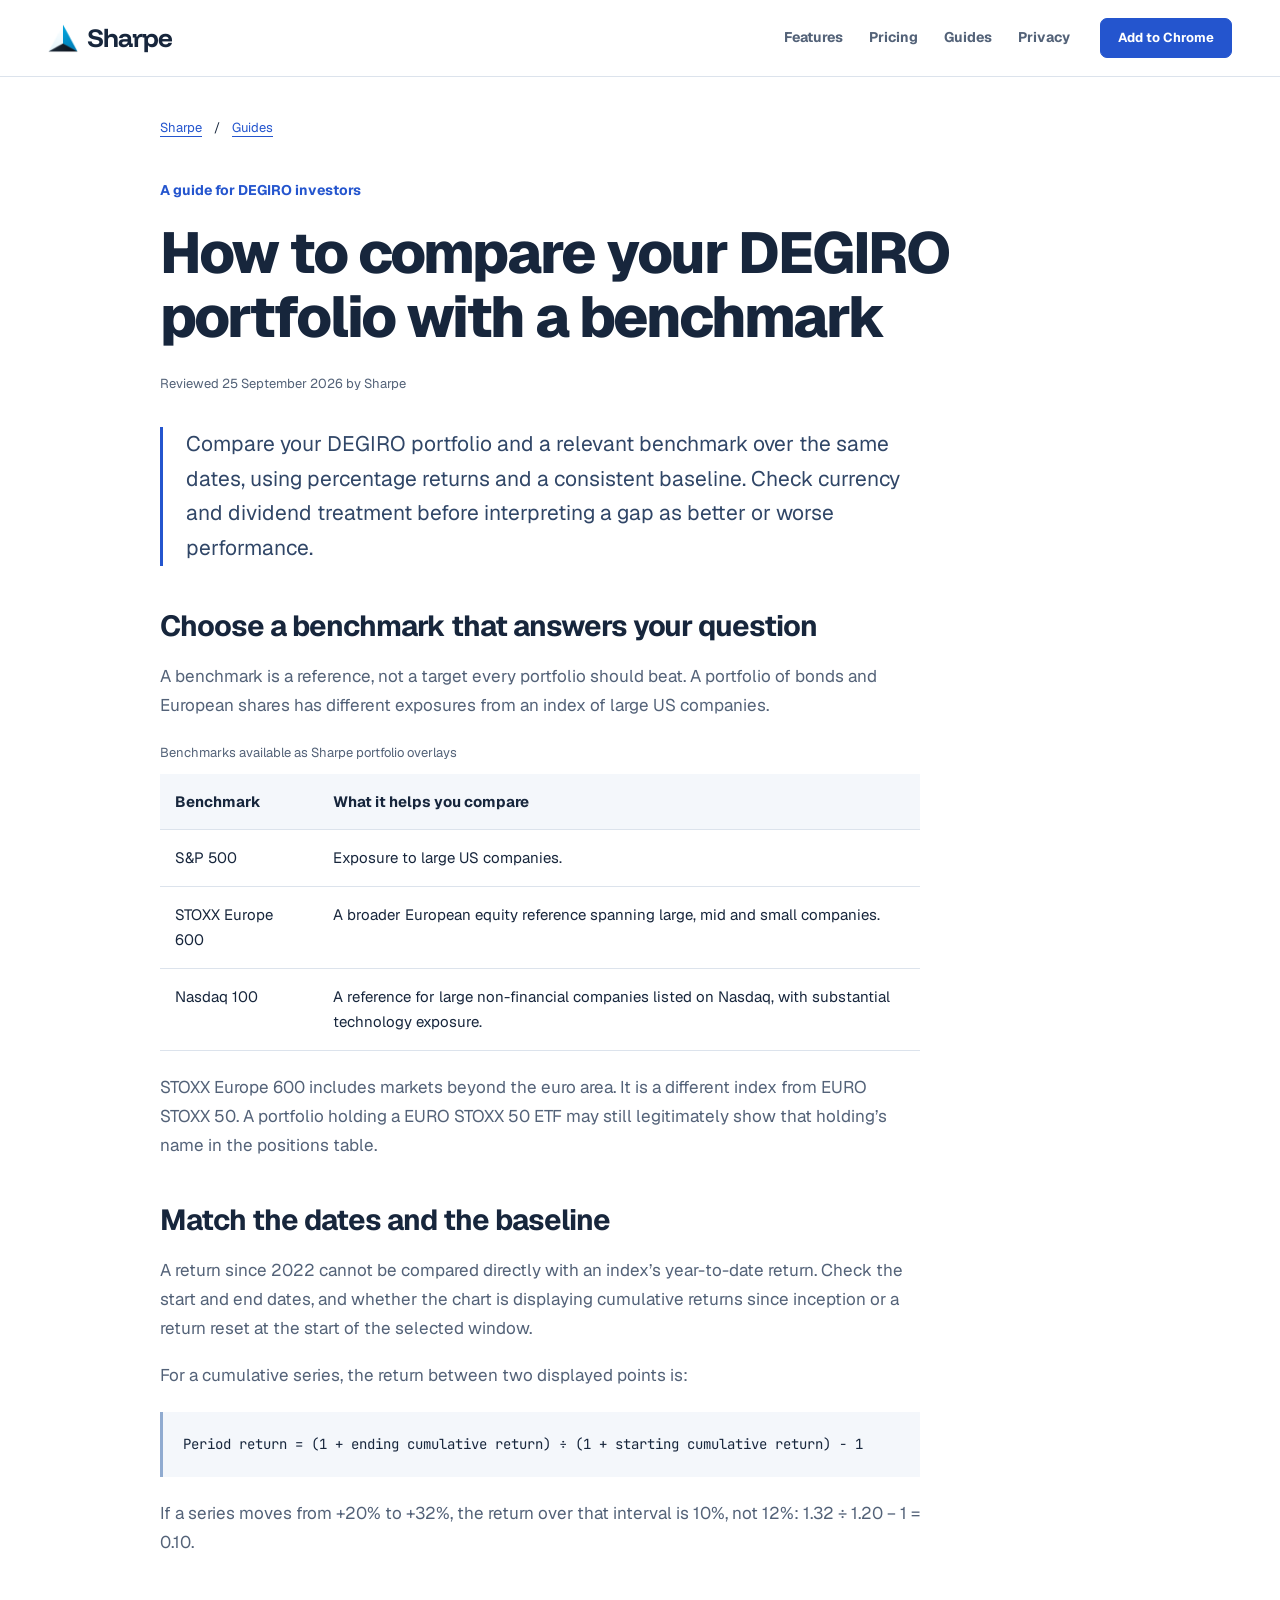
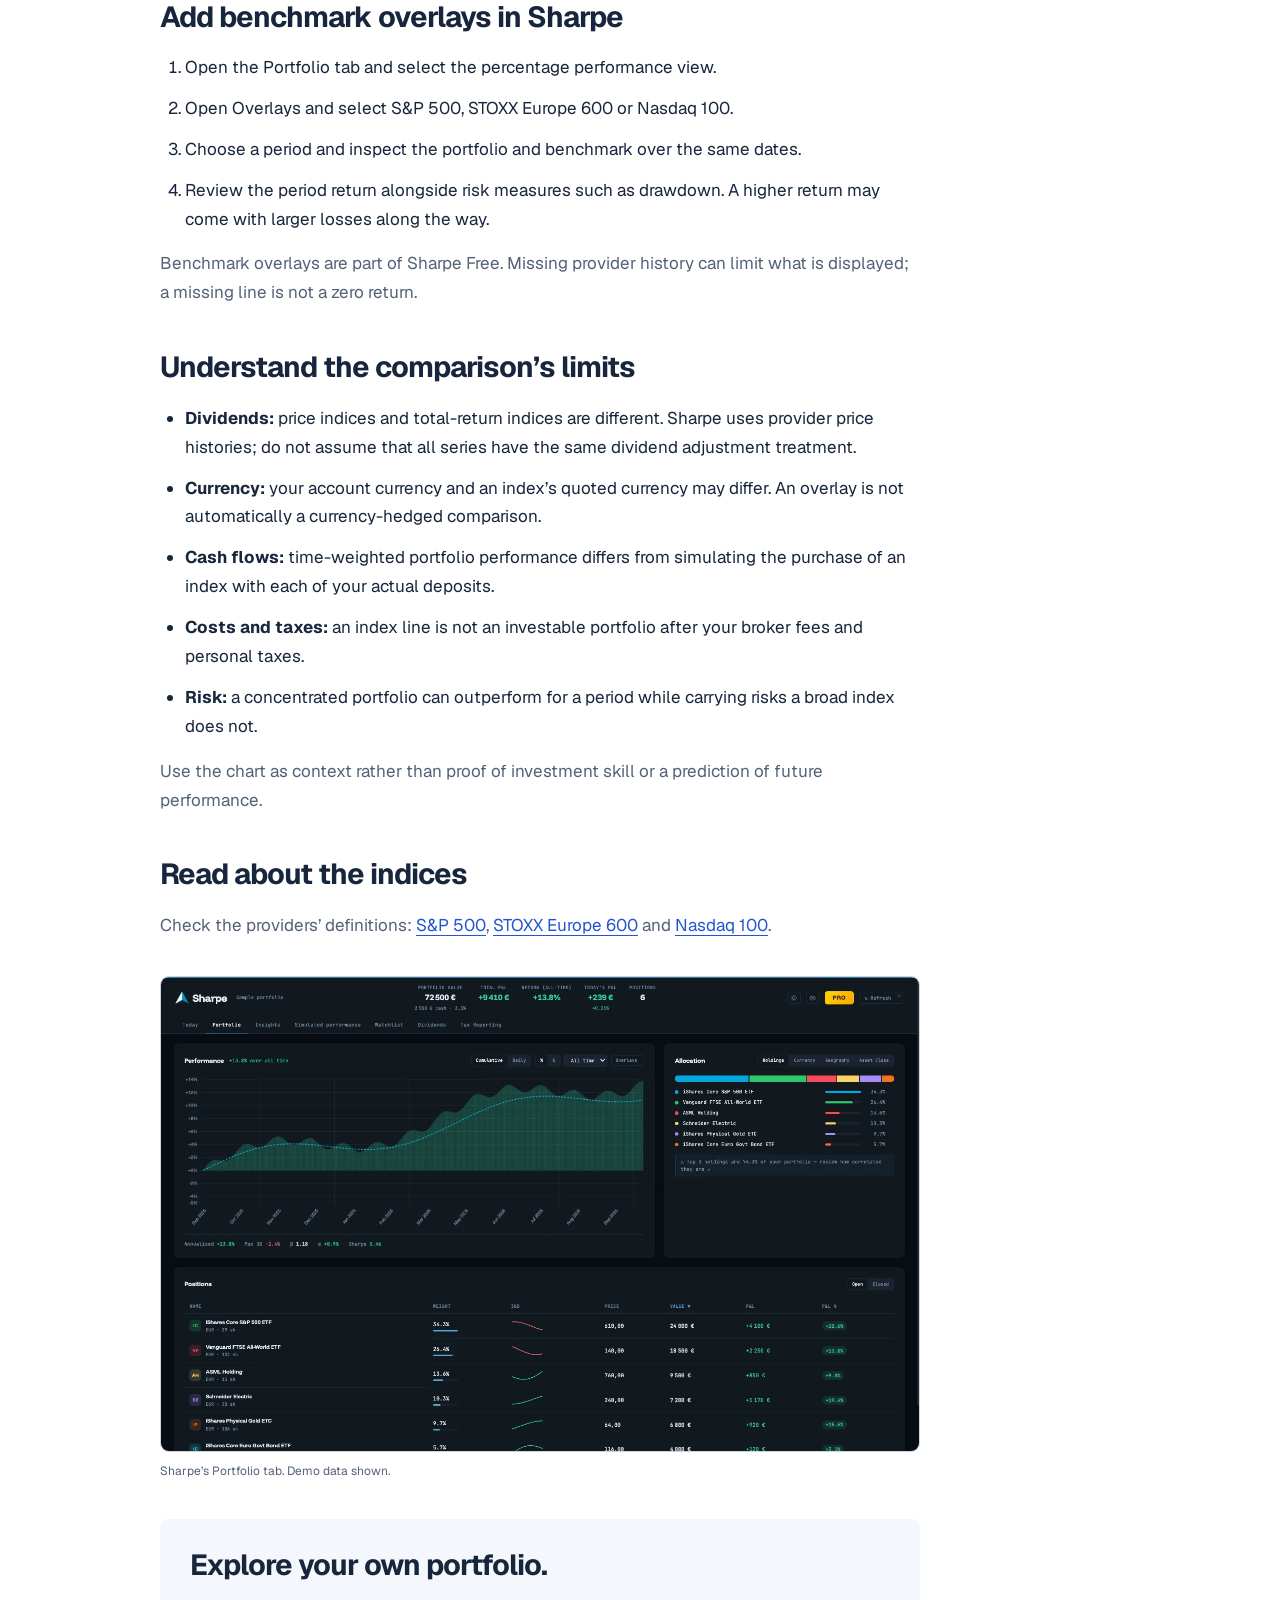
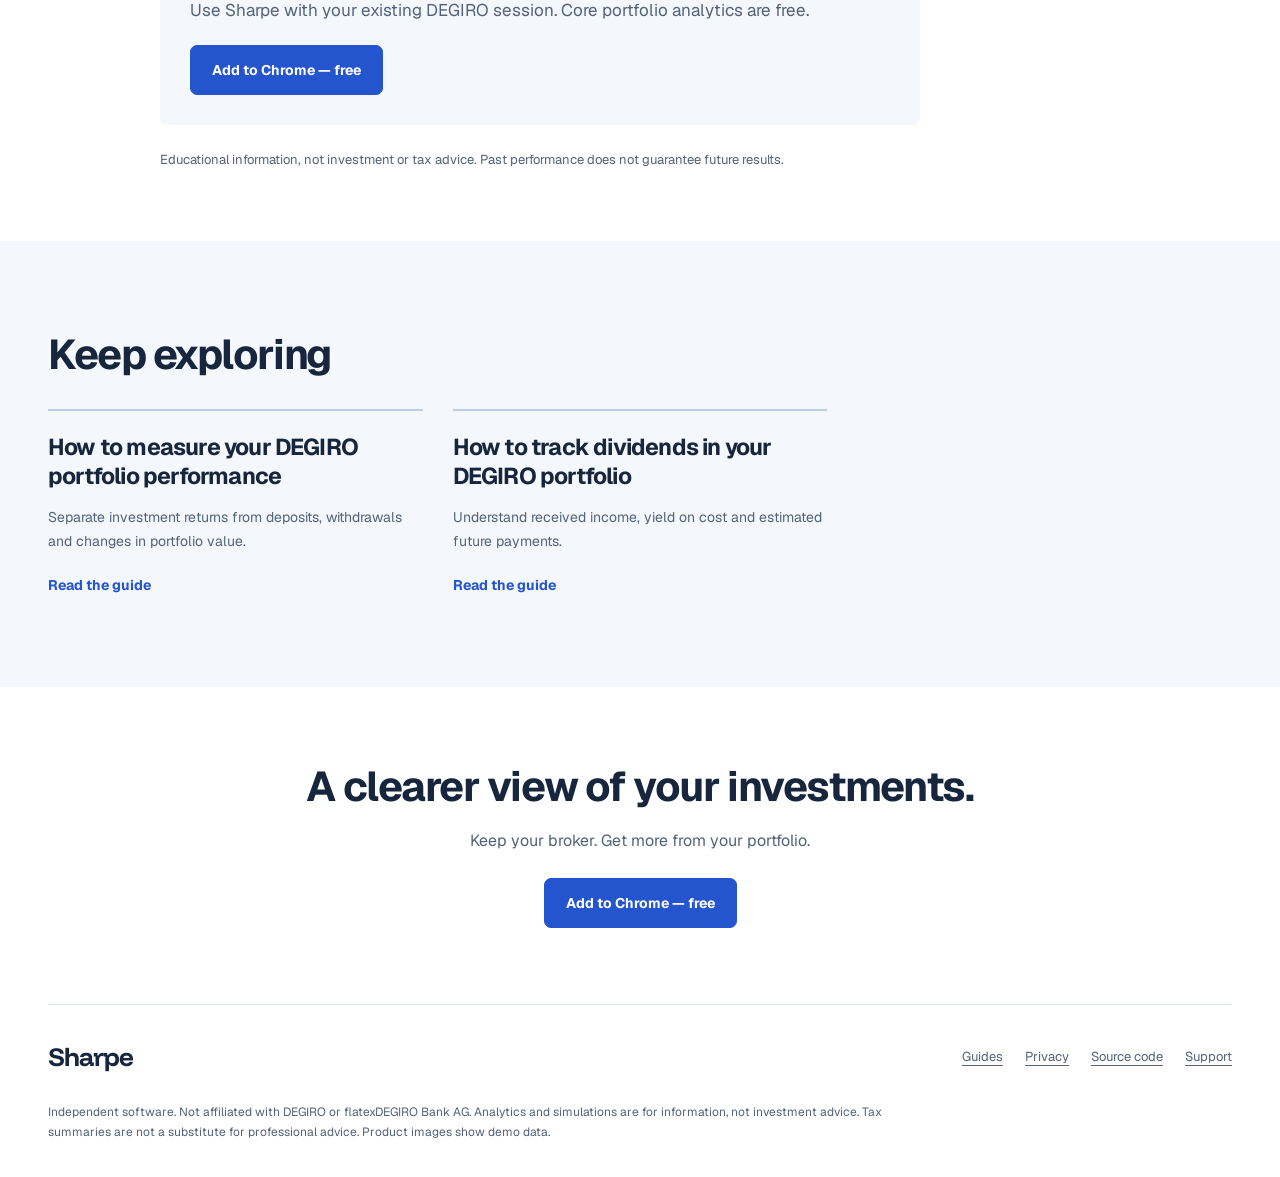
<file: guides/degiro-benchmark-comparison/index.html>
<!doctype html>
<html lang="en">
<head>
<meta charset="utf-8"><meta name="viewport" content="width=device-width, initial-scale=1">
<title>How to compare your DEGIRO portfolio with a benchmark | Sharpe</title><meta name="description" content="Put your returns in context with the S&amp;P 500, STOXX Europe 600 and Nasdaq 100."><link rel="canonical" href="https://sharpe-analytics.github.io/guides/degiro-benchmark-comparison/">
<link rel="icon" href="/assets/favicon.png"><link rel="stylesheet" href="/assets/site.css?v=stable-hero-1">
<script src="/assets/site.js" defer>

</script>

<meta property="og:type" content="article"><meta property="og:title" content="How to compare your DEGIRO portfolio with a benchmark | Sharpe"><meta property="og:description" content="Put your returns in context with the S&amp;P 500, STOXX Europe 600 and Nasdaq 100."><meta property="og:url" content="https://sharpe-analytics.github.io/guides/degiro-benchmark-comparison/"><meta property="og:image" content="https://sharpe-analytics.github.io/assets/og-benchmark.jpg"><meta property="og:image:alt" content="Sharpe portfolio analytics with a demo portfolio"><meta property="og:image:width" content="1200"><meta property="og:image:height" content="630"><meta name="twitter:image" content="https://sharpe-analytics.github.io/assets/og-benchmark.jpg"><meta name="twitter:card" content="summary_large_image">

<script type="application/ld+json">
[{"@context": "https://schema.org", "@type": "BreadcrumbList", "itemListElement": [{"@type": "ListItem", "position": 1, "name": "Sharpe", "item": "https://sharpe-analytics.github.io/"}, {"@type": "ListItem", "position": 2, "name": "How to compare your DEGIRO portfolio with a benchmark", "item": "https://sharpe-analytics.github.io/guides/degiro-benchmark-comparison/"}]}]
</script>

</head>

<body>
<a class="skip" href="#main">Skip to content</a>
<header class="site-header">

<nav class="wrap navigation" aria-label="Main navigation">
<a class="brand" href="/" aria-label="Sharpe home"><img src="/assets/logo.png" width="30" height="30" alt="">Sharpe</a>
<div class="nav-links">
<a href="/features/">Features</a><a href="/pricing/">Pricing</a><a href="/guides/">Guides</a><a href="/privacy/">Privacy</a>
</div>
<a class="button primary" href="https://chromewebstore.google.com/detail/sharpe-portfolio-analytic/jfkggpahncfpbeeiiadiblbifjnbdlfp?utm_source=sharpe_website&amp;utm_medium=website&amp;utm_campaign=degiro-benchmark-comparison&amp;utm_content=navigation">Add to Chrome</a>
</nav>

</header>

<main id="main">

<article class="article wrap">

<nav class="breadcrumbs" aria-label="Breadcrumb">
<a href="/">Sharpe</a><span aria-hidden="true">/</span><a href="/guides/">Guides</a>
</nav>

<header class="article-header">

<p class="intro-label">
A guide for DEGIRO investors
</p>

<h1>
How to compare your DEGIRO portfolio with a benchmark
</h1>

<p class="reviewed">
Reviewed <time datetime="2026-09-25">25 September 2026</time> by Sharpe
</p>

</header>

<div class="article-body">

<p class="article-answer">
Compare your DEGIRO portfolio and a relevant benchmark over the same dates, using percentage returns and a consistent baseline. Check currency and dividend treatment before interpreting a gap as better or worse performance.
</p>

<h2>
Choose a benchmark that answers your question
</h2>

<p>
A benchmark is a reference, not a target every portfolio should beat. A portfolio of bonds and European shares has different exposures from an index of large US companies.
</p>

<div class="table-scroll">

<table>
<caption>Benchmarks available as Sharpe portfolio overlays</caption>
<thead>

<tr>
<th>Benchmark</th><th>What it helps you compare</th>
</tr>

</thead>

<tbody>

<tr>
<td>S&amp;P 500</td><td>Exposure to large US companies.</td>
</tr>

<tr>
<td>STOXX Europe 600</td><td>A broader European equity reference spanning large, mid and small companies.</td>
</tr>

<tr>
<td>Nasdaq 100</td><td>A reference for large non-financial companies listed on Nasdaq, with substantial technology exposure.</td>
</tr>

</tbody>

</table>

</div>

<p>
STOXX Europe 600 includes markets beyond the euro area. It is a different index from EURO STOXX 50. A portfolio holding a EURO STOXX 50 ETF may still legitimately show that holding’s name in the positions table.
</p>

<h2>
Match the dates and the baseline
</h2>

<p>
A return since 2022 cannot be compared directly with an index’s year-to-date return. Check the start and end dates, and whether the chart is displaying cumulative returns since inception or a return reset at the start of the selected window.
</p>

<p>
For a cumulative series, the return between two displayed points is:
</p>

<div class="formula">
Period return = (1 + ending cumulative return) ÷ (1 + starting cumulative return) − 1
</div>

<p>
If a series moves from +20% to +32%, the return over that interval is 10%, not 12%: 1.32 ÷ 1.20 − 1 = 0.10.
</p>

<h2>
Add benchmark overlays in Sharpe
</h2>

<ol>

<li>
Open the Portfolio tab and select the percentage performance view.
</li>

<li>
Open Overlays and select S&amp;P 500, STOXX Europe 600 or Nasdaq 100.
</li>

<li>
Choose a period and inspect the portfolio and benchmark over the same dates.
</li>

<li>
Review the period return alongside risk measures such as drawdown. A higher return may come with larger losses along the way.
</li>

</ol>

<p>
Benchmark overlays are part of Sharpe Free. Missing provider history can limit what is displayed; a missing line is not a zero return.
</p>

<h2>
Understand the comparison’s limits
</h2>

<ul>

<li>
<strong>Dividends:</strong> price indices and total-return indices are different. Sharpe uses provider price histories; do not assume that all series have the same dividend adjustment treatment.
</li>

<li>
<strong>Currency:</strong> your account currency and an index’s quoted currency may differ. An overlay is not automatically a currency-hedged comparison.
</li>

<li>
<strong>Cash flows:</strong> time-weighted portfolio performance differs from simulating the purchase of an index with each of your actual deposits.
</li>

<li>
<strong>Costs and taxes:</strong> an index line is not an investable portfolio after your broker fees and personal taxes.
</li>

<li>
<strong>Risk:</strong> a concentrated portfolio can outperform for a period while carrying risks a broad index does not.
</li>

</ul>

<p>
Use the chart as context rather than proof of investment skill or a prediction of future performance.
</p>

<h2>
Read about the indices
</h2>

<p>
Check the providers’ definitions: <a href="https://www.spglobal.com/spdji/en/indices/equity/sp-500/">S&amp;P 500</a>, <a href="https://stoxx.com/index/sxxp/">STOXX Europe 600</a> and <a href="https://indexes.nasdaq.com/Index/Overview/NDX">Nasdaq 100</a>.
</p>

<figure class="product-shot article-shot">
<a class="screenshot-link" href="/assets/portfolio.webp" aria-label="Open full-size demo screenshot"><img src="/assets/portfolio.webp" srcset="/assets/portfolio-720.webp 720w, /assets/portfolio.webp 1440w" sizes="(min-width: 1200px) 1120px, 100vw" width="1440" height="900" alt="How to compare your DEGIRO portfolio with a benchmark illustrated with a demo portfolio in Sharpe" loading="lazy" decoding="async"></a>
<figcaption>
Sharpe’s Portfolio tab. Demo data shown.
</figcaption>

</figure>

<aside class="article-install">

<h2>
Explore your own portfolio.
</h2>

<p>
Use Sharpe with your existing DEGIRO session. Core portfolio analytics are free.
</p>
<a class="button primary" href="https://chromewebstore.google.com/detail/sharpe-portfolio-analytic/jfkggpahncfpbeeiiadiblbifjnbdlfp?utm_source=sharpe_website&amp;utm_medium=website&amp;utm_campaign=degiro-benchmark-comparison&amp;utm_content=article">Add to Chrome — free</a>
</aside>

<p class="small">
Educational information, not investment or tax advice. Past performance does not guarantee future results.
</p>

</div>

</article>

<section class="section surface">

<div class="wrap">

<h2>
Keep exploring
</h2>

<div class="guide-list">
<a class="guide-link" href="/guides/degiro-portfolio-performance/">
<h3>
How to measure your DEGIRO portfolio performance
</h3>

<p>
Separate investment returns from deposits, withdrawals and changes in portfolio value.
</p>
<span>Read the guide</span></a><a class="guide-link" href="/guides/degiro-dividend-tracking/">
<h3>
How to track dividends in your DEGIRO portfolio
</h3>

<p>
Understand received income, yield on cost and estimated future payments.
</p>
<span>Read the guide</span></a>
</div>

</div>

</section>

</main>

<section class="final-cta">

<div class="wrap">

<h2>
A clearer view of your investments.
</h2>

<p>
Keep your broker. Get more from your portfolio.
</p>
<a class="button primary" href="https://chromewebstore.google.com/detail/sharpe-portfolio-analytic/jfkggpahncfpbeeiiadiblbifjnbdlfp?utm_source=sharpe_website&amp;utm_medium=website&amp;utm_campaign=degiro-benchmark-comparison&amp;utm_content=footer">Add to Chrome — free</a>
</div>

</section>

<footer class="site-footer wrap">

<div class="footer-top">
<a class="brand" href="/">Sharpe</a>
<div>
<a href="/guides/">Guides</a><a href="/privacy/">Privacy</a><a href="https://github.com/vapeur02/sharpe-degiro-analytics">Source code</a><a href="https://github.com/vapeur02/sharpe-degiro-analytics/issues">Support</a>
</div>

</div>

<p>
Independent software. Not affiliated with DEGIRO or flatexDEGIRO Bank AG. Analytics and simulations are for information, not investment advice. Tax summaries are not a substitute for professional advice. Product images show demo data.
</p>

</footer>

</body>
</html>
</file>
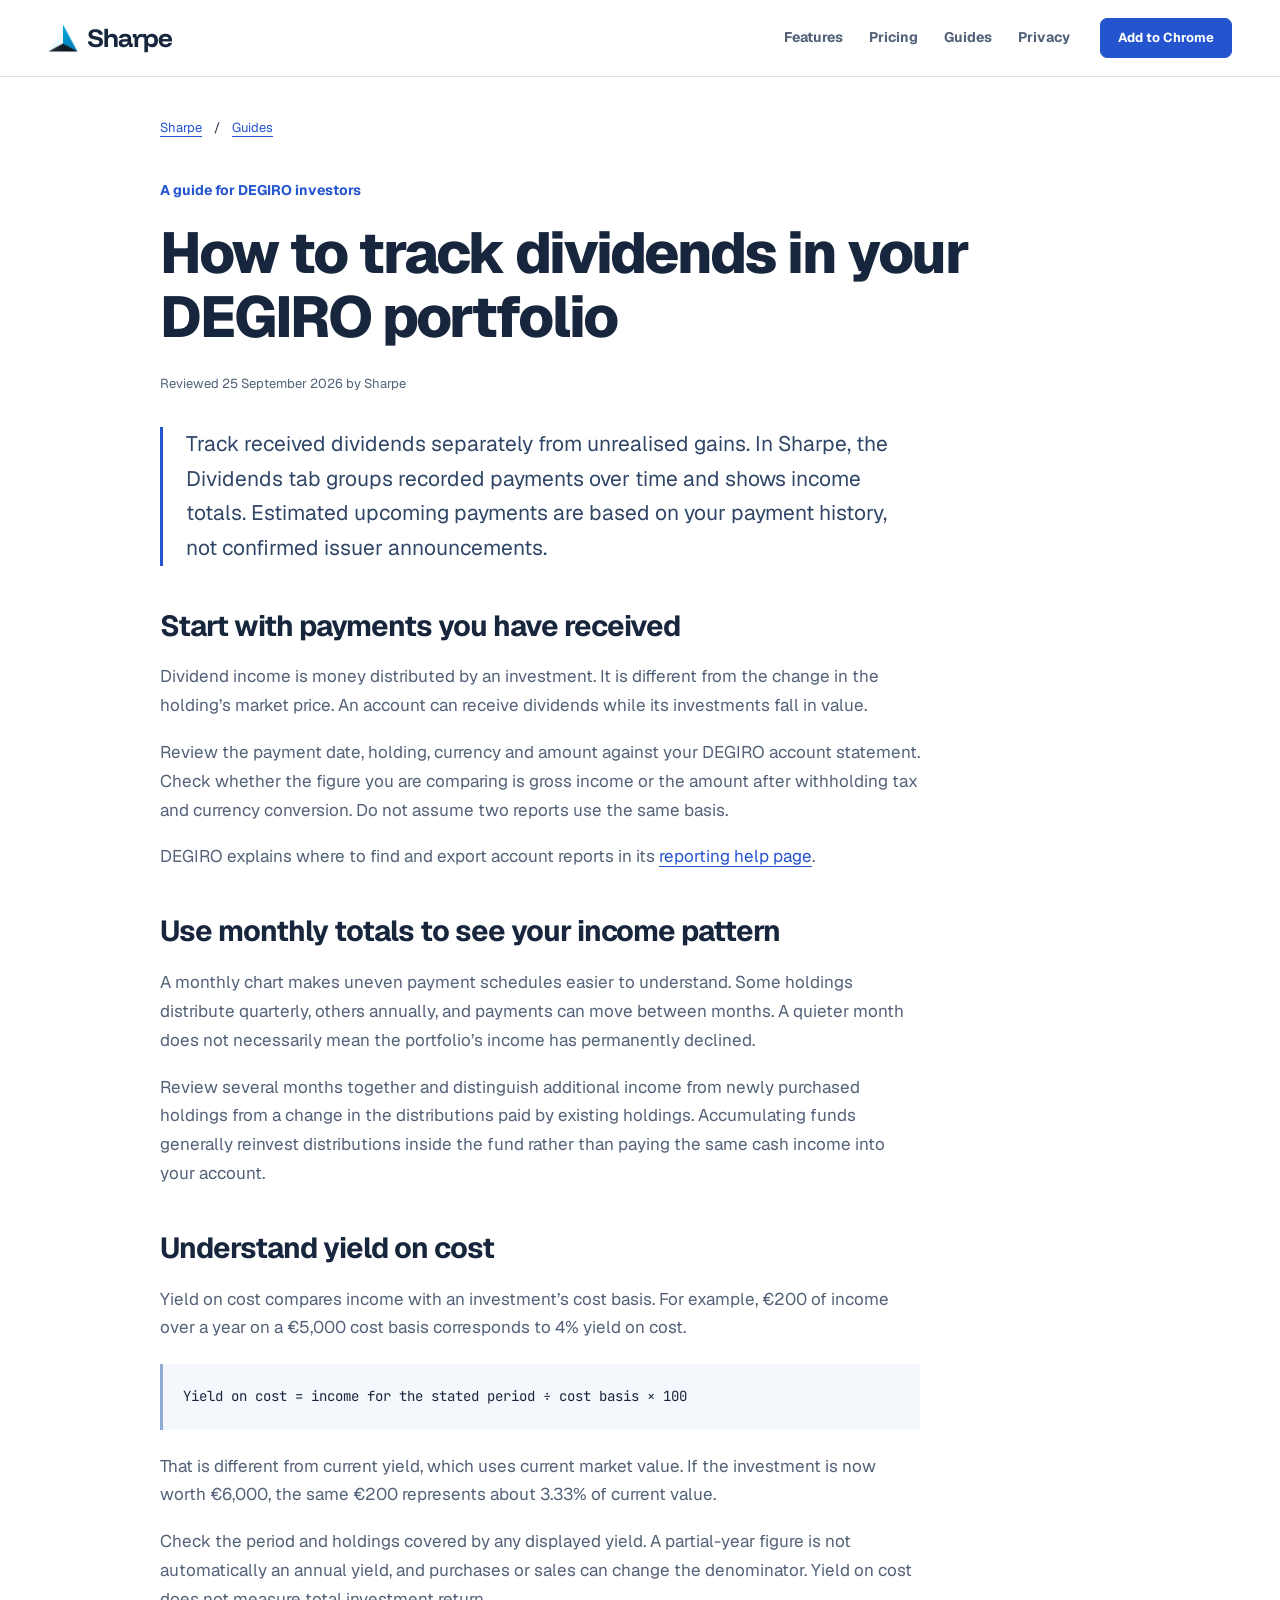
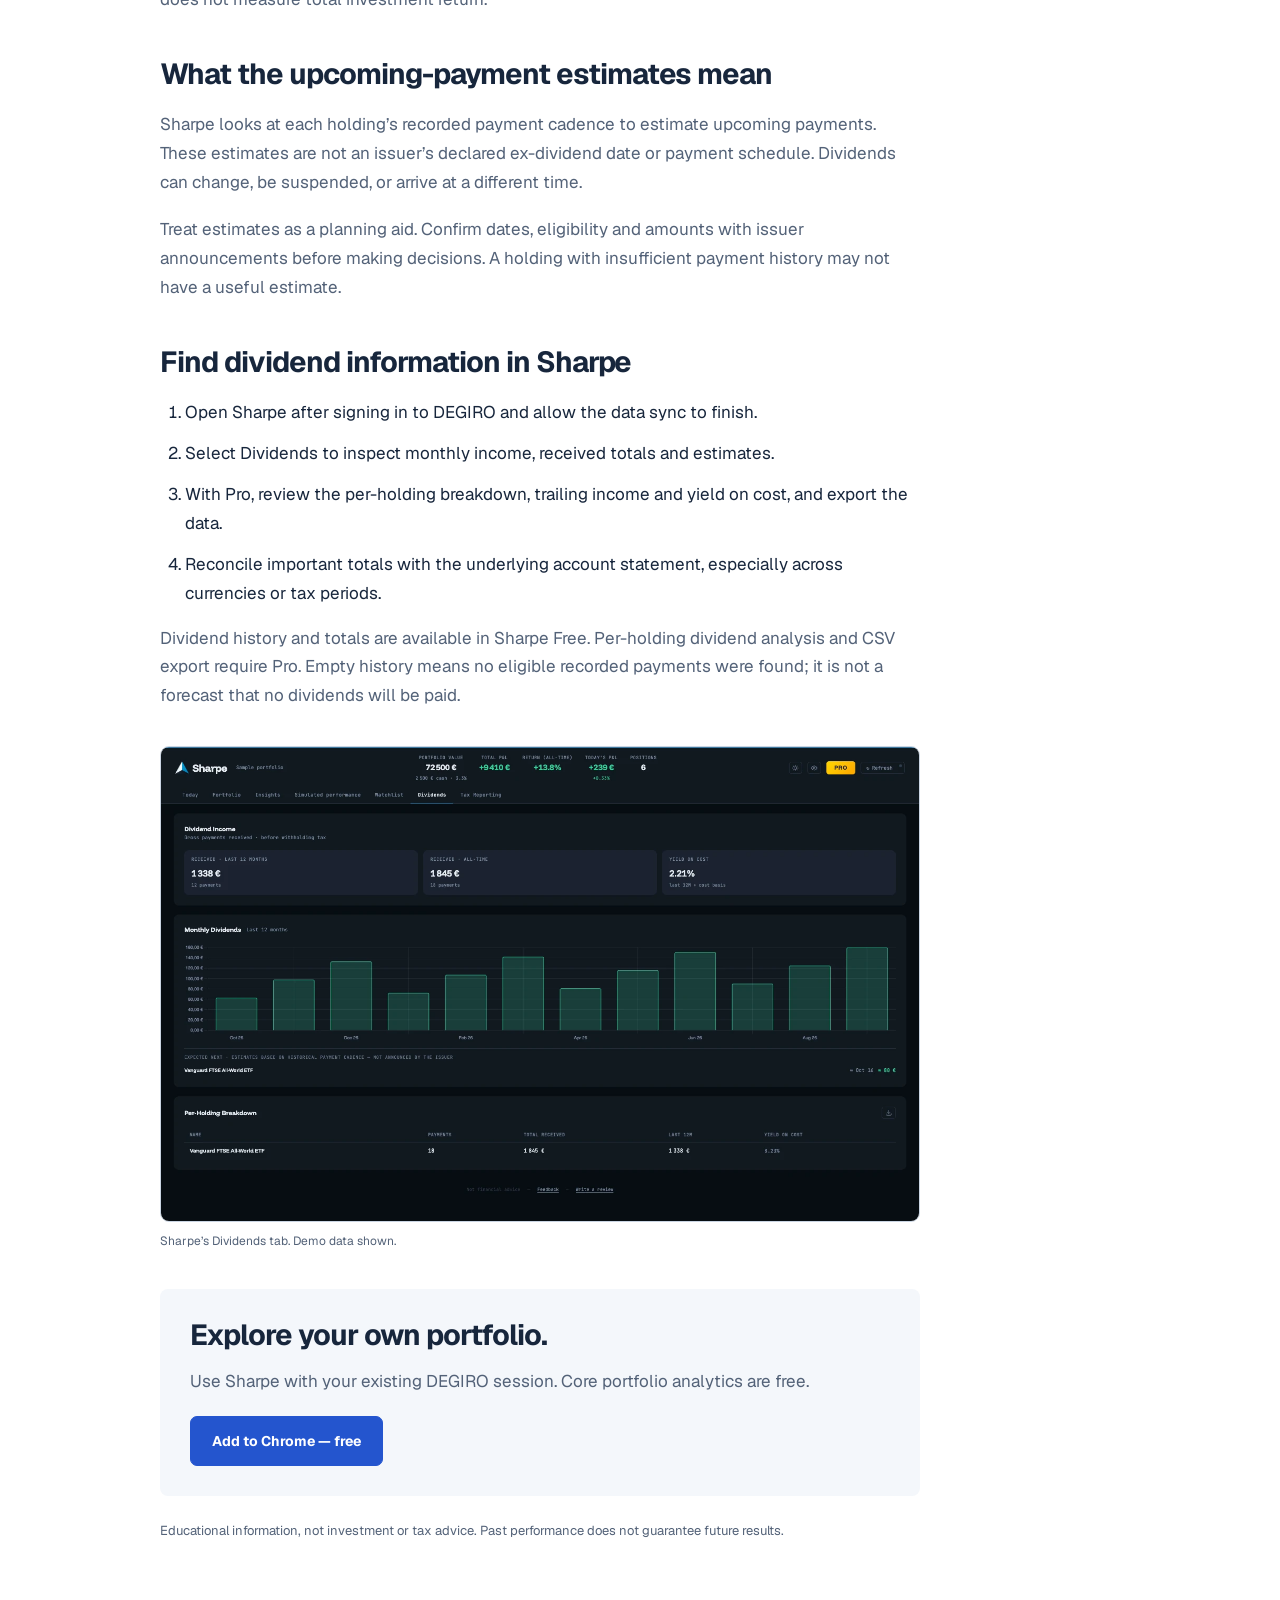
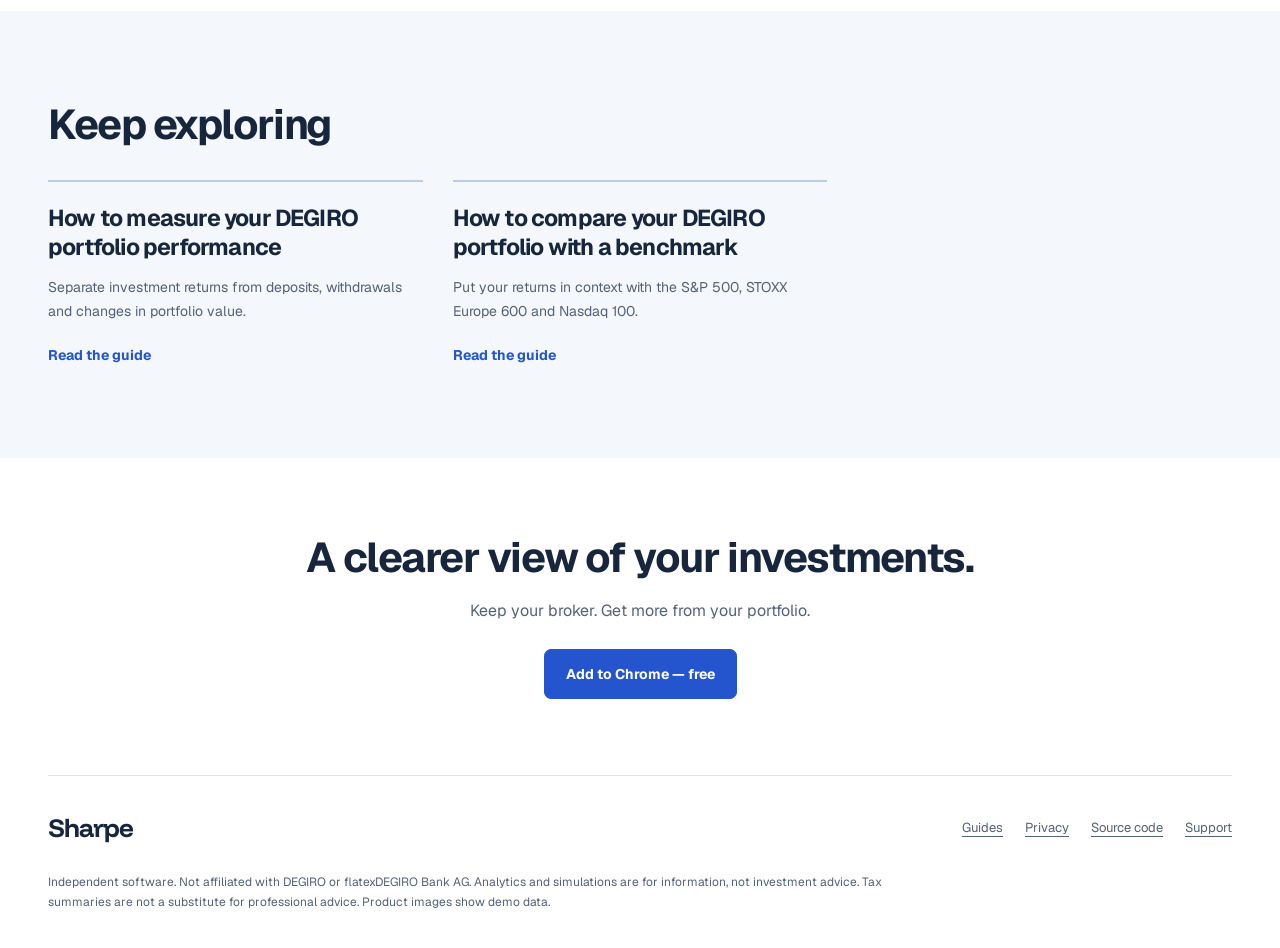
<file: guides/degiro-dividend-tracking/index.html>
<!doctype html>
<html lang="en">
<head>
<meta charset="utf-8"><meta name="viewport" content="width=device-width, initial-scale=1">
<title>How to track dividends in your DEGIRO portfolio | Sharpe</title><meta name="description" content="Understand received income, yield on cost and estimated future payments."><link rel="canonical" href="https://sharpe-analytics.github.io/guides/degiro-dividend-tracking/">
<link rel="icon" href="/assets/favicon.png"><link rel="stylesheet" href="/assets/site.css?v=stable-hero-1">
<script src="/assets/site.js" defer>

</script>

<meta property="og:type" content="article"><meta property="og:title" content="How to track dividends in your DEGIRO portfolio | Sharpe"><meta property="og:description" content="Understand received income, yield on cost and estimated future payments."><meta property="og:url" content="https://sharpe-analytics.github.io/guides/degiro-dividend-tracking/"><meta property="og:image" content="https://sharpe-analytics.github.io/assets/og-dividends.jpg"><meta property="og:image:alt" content="Sharpe portfolio analytics with a demo portfolio"><meta property="og:image:width" content="1200"><meta property="og:image:height" content="630"><meta name="twitter:image" content="https://sharpe-analytics.github.io/assets/og-dividends.jpg"><meta name="twitter:card" content="summary_large_image">

<script type="application/ld+json">
[{"@context": "https://schema.org", "@type": "BreadcrumbList", "itemListElement": [{"@type": "ListItem", "position": 1, "name": "Sharpe", "item": "https://sharpe-analytics.github.io/"}, {"@type": "ListItem", "position": 2, "name": "How to track dividends in your DEGIRO portfolio", "item": "https://sharpe-analytics.github.io/guides/degiro-dividend-tracking/"}]}]
</script>

</head>

<body>
<a class="skip" href="#main">Skip to content</a>
<header class="site-header">

<nav class="wrap navigation" aria-label="Main navigation">
<a class="brand" href="/" aria-label="Sharpe home"><img src="/assets/logo.png" width="30" height="30" alt="">Sharpe</a>
<div class="nav-links">
<a href="/features/">Features</a><a href="/pricing/">Pricing</a><a href="/guides/">Guides</a><a href="/privacy/">Privacy</a>
</div>
<a class="button primary" href="https://chromewebstore.google.com/detail/sharpe-portfolio-analytic/jfkggpahncfpbeeiiadiblbifjnbdlfp?utm_source=sharpe_website&amp;utm_medium=website&amp;utm_campaign=degiro-dividend-tracking&amp;utm_content=navigation">Add to Chrome</a>
</nav>

</header>

<main id="main">

<article class="article wrap">

<nav class="breadcrumbs" aria-label="Breadcrumb">
<a href="/">Sharpe</a><span aria-hidden="true">/</span><a href="/guides/">Guides</a>
</nav>

<header class="article-header">

<p class="intro-label">
A guide for DEGIRO investors
</p>

<h1>
How to track dividends in your DEGIRO portfolio
</h1>

<p class="reviewed">
Reviewed <time datetime="2026-09-25">25 September 2026</time> by Sharpe
</p>

</header>

<div class="article-body">

<p class="article-answer">
Track received dividends separately from unrealised gains. In Sharpe, the Dividends tab groups recorded payments over time and shows income totals. Estimated upcoming payments are based on your payment history, not confirmed issuer announcements.
</p>

<h2>
Start with payments you have received
</h2>

<p>
Dividend income is money distributed by an investment. It is different from the change in the holding’s market price. An account can receive dividends while its investments fall in value.
</p>

<p>
Review the payment date, holding, currency and amount against your DEGIRO account statement. Check whether the figure you are comparing is gross income or the amount after withholding tax and currency conversion. Do not assume two reports use the same basis.
</p>

<p>
DEGIRO explains where to find and export account reports in its <a href="https://www.degiro.com/uk/helpdesk/tax/tax-treaties/which-reports-are-there-and-where-can-i-find-them">reporting help page</a>.
</p>

<h2>
Use monthly totals to see your income pattern
</h2>

<p>
A monthly chart makes uneven payment schedules easier to understand. Some holdings distribute quarterly, others annually, and payments can move between months. A quieter month does not necessarily mean the portfolio’s income has permanently declined.
</p>

<p>
Review several months together and distinguish additional income from newly purchased holdings from a change in the distributions paid by existing holdings. Accumulating funds generally reinvest distributions inside the fund rather than paying the same cash income into your account.
</p>

<h2>
Understand yield on cost
</h2>

<p>
Yield on cost compares income with an investment’s cost basis. For example, €200 of income over a year on a €5,000 cost basis corresponds to 4% yield on cost.
</p>

<div class="formula">
Yield on cost = income for the stated period ÷ cost basis × 100
</div>

<p>
That is different from current yield, which uses current market value. If the investment is now worth €6,000, the same €200 represents about 3.33% of current value.
</p>

<p>
Check the period and holdings covered by any displayed yield. A partial-year figure is not automatically an annual yield, and purchases or sales can change the denominator. Yield on cost does not measure total investment return.
</p>

<h2>
What the upcoming-payment estimates mean
</h2>

<p>
Sharpe looks at each holding’s recorded payment cadence to estimate upcoming payments. These estimates are not an issuer’s declared ex-dividend date or payment schedule. Dividends can change, be suspended, or arrive at a different time.
</p>

<p>
Treat estimates as a planning aid. Confirm dates, eligibility and amounts with issuer announcements before making decisions. A holding with insufficient payment history may not have a useful estimate.
</p>

<h2>
Find dividend information in Sharpe
</h2>

<ol>

<li>
Open Sharpe after signing in to DEGIRO and allow the data sync to finish.
</li>

<li>
Select Dividends to inspect monthly income, received totals and estimates.
</li>

<li>
With Pro, review the per-holding breakdown, trailing income and yield on cost, and export the data.
</li>

<li>
Reconcile important totals with the underlying account statement, especially across currencies or tax periods.
</li>

</ol>

<p>
Dividend history and totals are available in Sharpe Free. Per-holding dividend analysis and CSV export require Pro. Empty history means no eligible recorded payments were found; it is not a forecast that no dividends will be paid.
</p>

<figure class="product-shot article-shot">
<a class="screenshot-link" href="/assets/dividends.webp" aria-label="Open full-size demo screenshot"><img src="/assets/dividends.webp" srcset="/assets/dividends-720.webp 720w, /assets/dividends.webp 1440w" sizes="(min-width: 1200px) 1120px, 100vw" width="1440" height="900" alt="How to track dividends in your DEGIRO portfolio illustrated with a demo portfolio in Sharpe" loading="lazy" decoding="async"></a>
<figcaption>
Sharpe’s Dividends tab. Demo data shown.
</figcaption>

</figure>

<aside class="article-install">

<h2>
Explore your own portfolio.
</h2>

<p>
Use Sharpe with your existing DEGIRO session. Core portfolio analytics are free.
</p>
<a class="button primary" href="https://chromewebstore.google.com/detail/sharpe-portfolio-analytic/jfkggpahncfpbeeiiadiblbifjnbdlfp?utm_source=sharpe_website&amp;utm_medium=website&amp;utm_campaign=degiro-dividend-tracking&amp;utm_content=article">Add to Chrome — free</a>
</aside>

<p class="small">
Educational information, not investment or tax advice. Past performance does not guarantee future results.
</p>

</div>

</article>

<section class="section surface">

<div class="wrap">

<h2>
Keep exploring
</h2>

<div class="guide-list">
<a class="guide-link" href="/guides/degiro-portfolio-performance/">
<h3>
How to measure your DEGIRO portfolio performance
</h3>

<p>
Separate investment returns from deposits, withdrawals and changes in portfolio value.
</p>
<span>Read the guide</span></a><a class="guide-link" href="/guides/degiro-benchmark-comparison/">
<h3>
How to compare your DEGIRO portfolio with a benchmark
</h3>

<p>
Put your returns in context with the S&P 500, STOXX Europe 600 and Nasdaq 100.
</p>
<span>Read the guide</span></a>
</div>

</div>

</section>

</main>

<section class="final-cta">

<div class="wrap">

<h2>
A clearer view of your investments.
</h2>

<p>
Keep your broker. Get more from your portfolio.
</p>
<a class="button primary" href="https://chromewebstore.google.com/detail/sharpe-portfolio-analytic/jfkggpahncfpbeeiiadiblbifjnbdlfp?utm_source=sharpe_website&amp;utm_medium=website&amp;utm_campaign=degiro-dividend-tracking&amp;utm_content=footer">Add to Chrome — free</a>
</div>

</section>

<footer class="site-footer wrap">

<div class="footer-top">
<a class="brand" href="/">Sharpe</a>
<div>
<a href="/guides/">Guides</a><a href="/privacy/">Privacy</a><a href="https://github.com/vapeur02/sharpe-degiro-analytics">Source code</a><a href="https://github.com/vapeur02/sharpe-degiro-analytics/issues">Support</a>
</div>

</div>

<p>
Independent software. Not affiliated with DEGIRO or flatexDEGIRO Bank AG. Analytics and simulations are for information, not investment advice. Tax summaries are not a substitute for professional advice. Product images show demo data.
</p>

</footer>

</body>
</html>
</file>
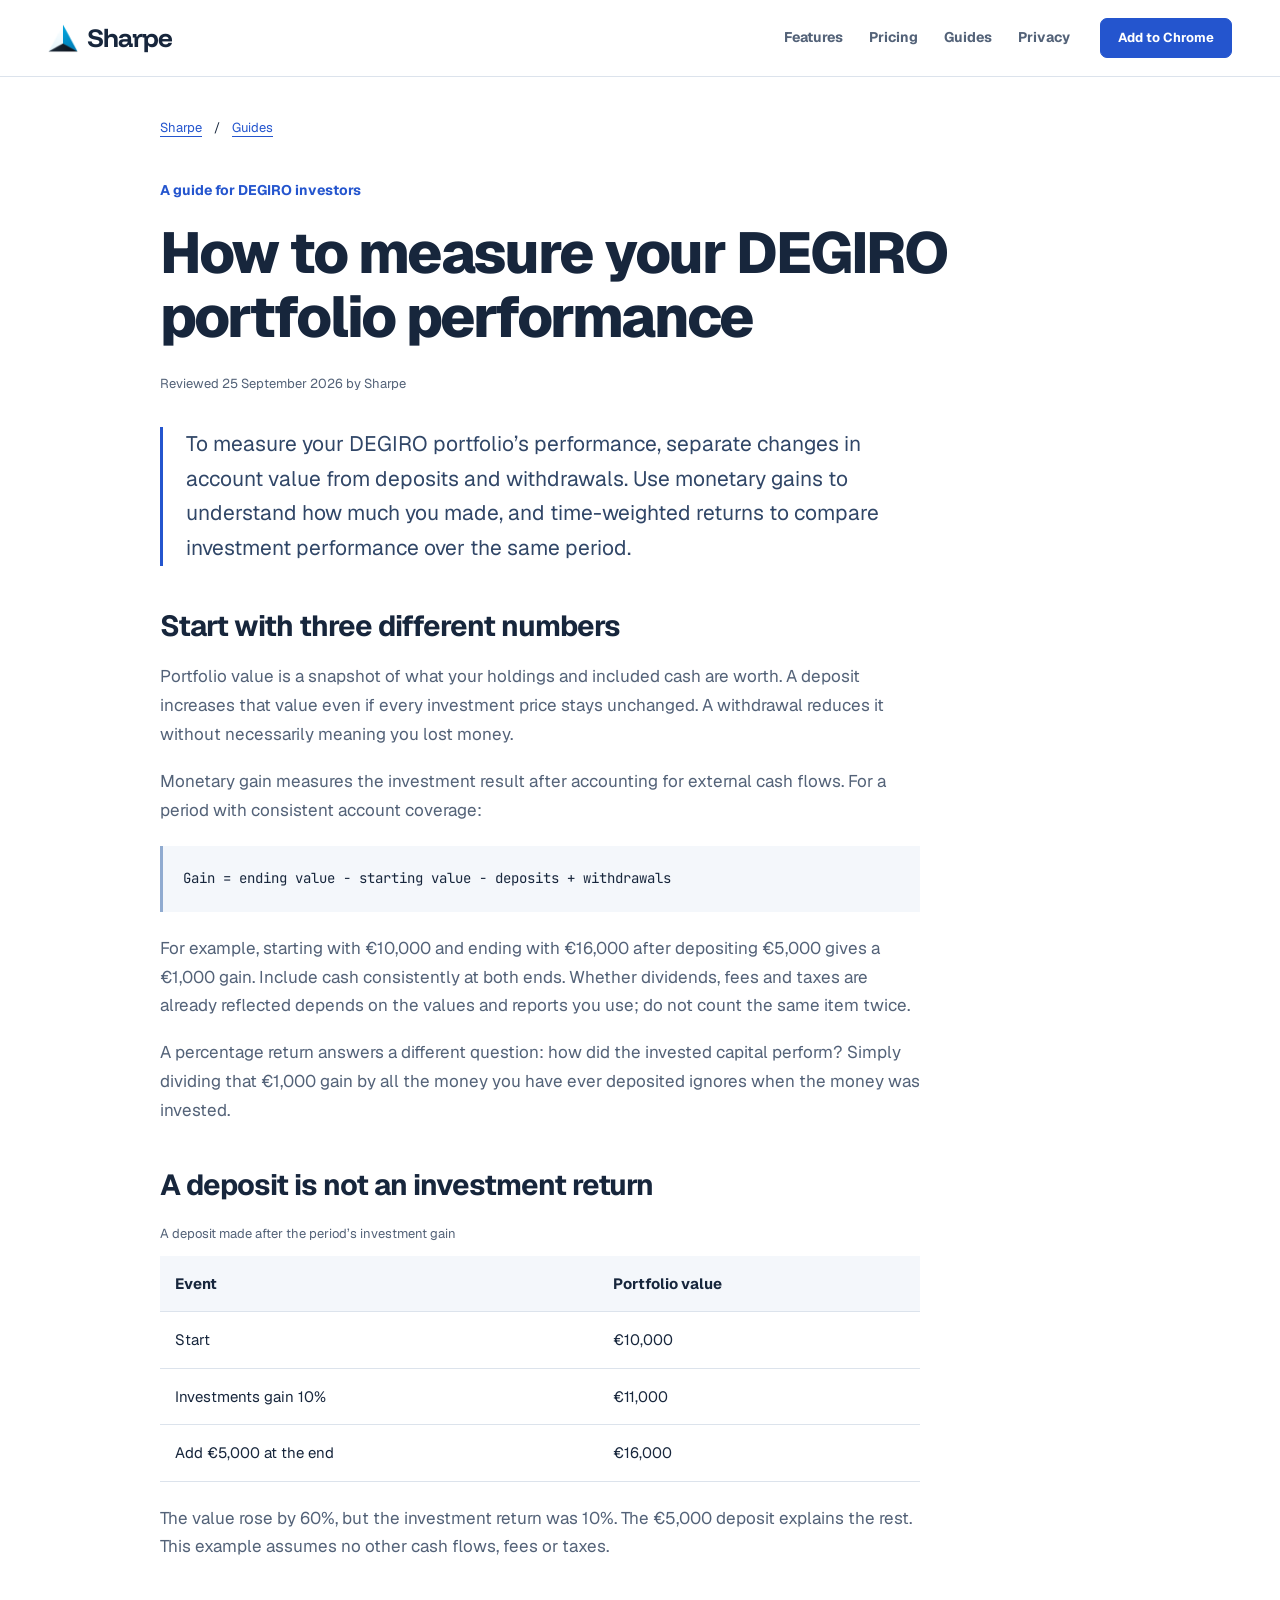
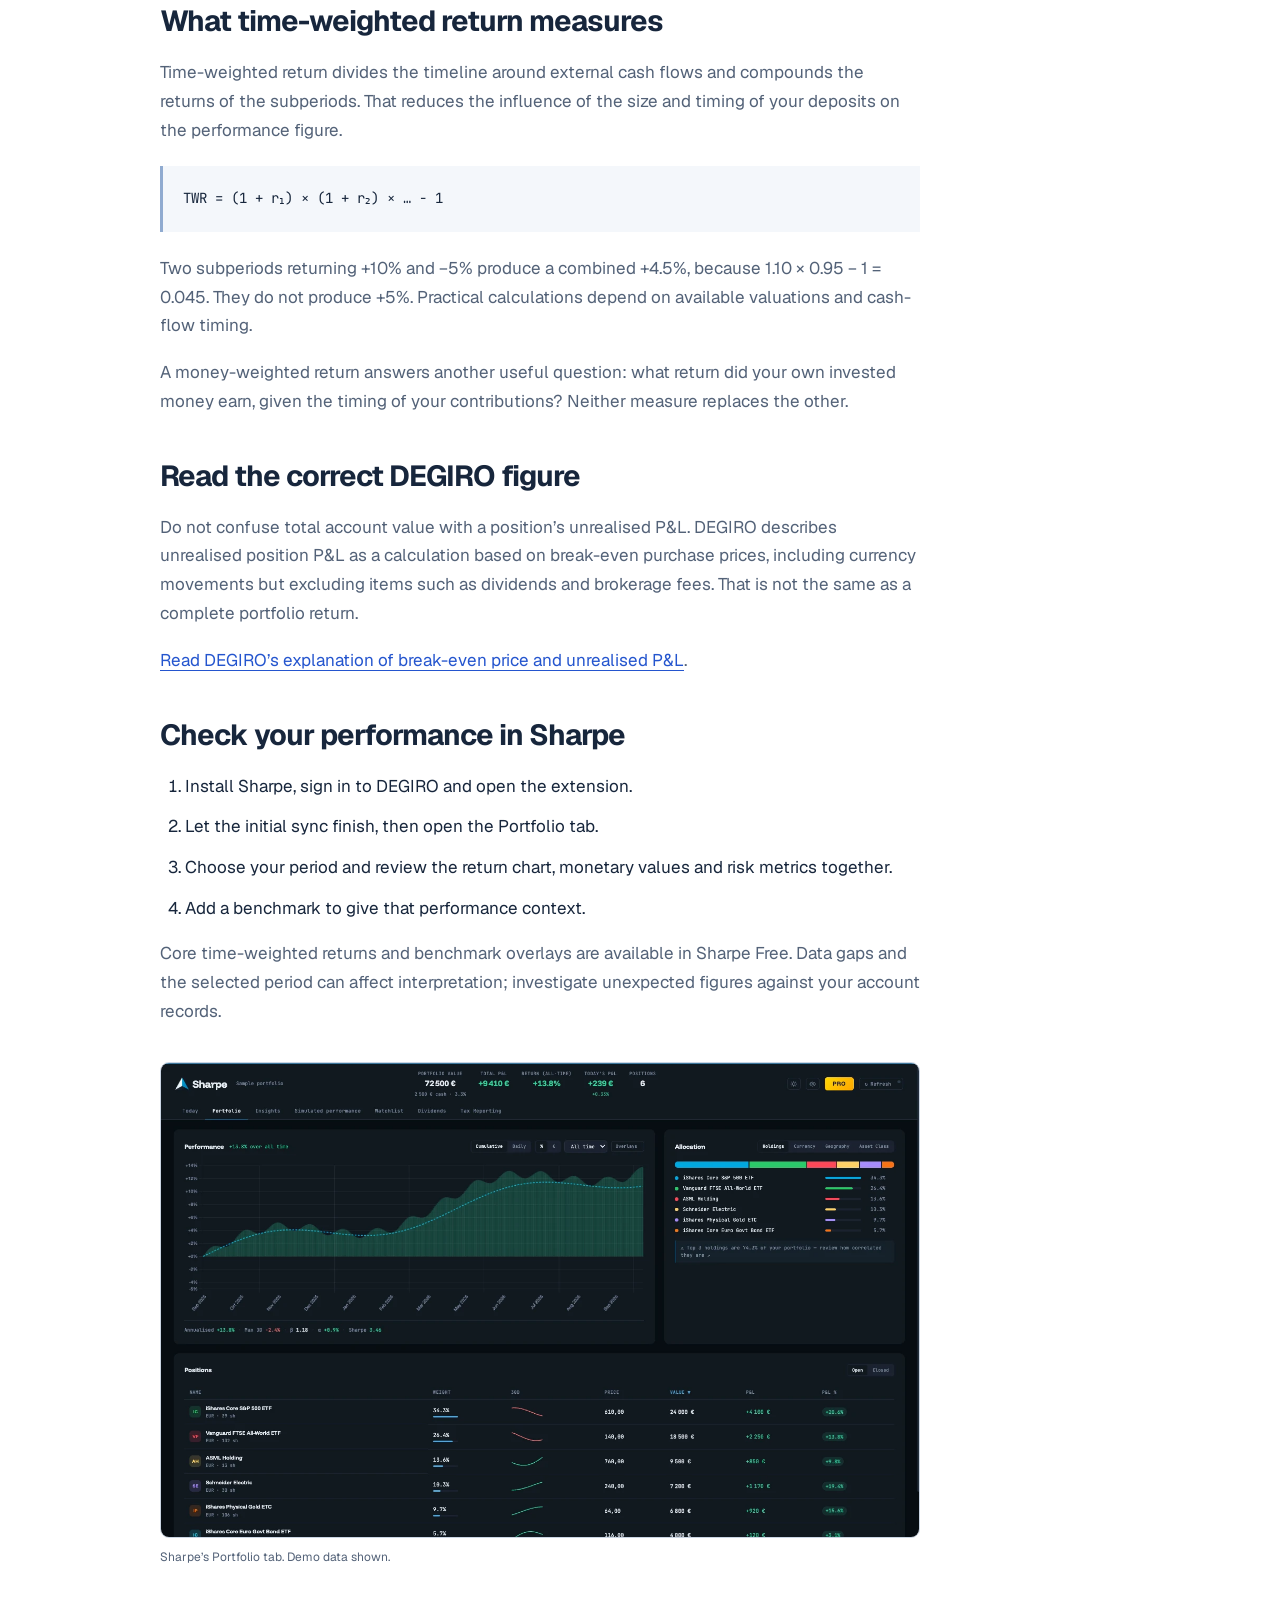
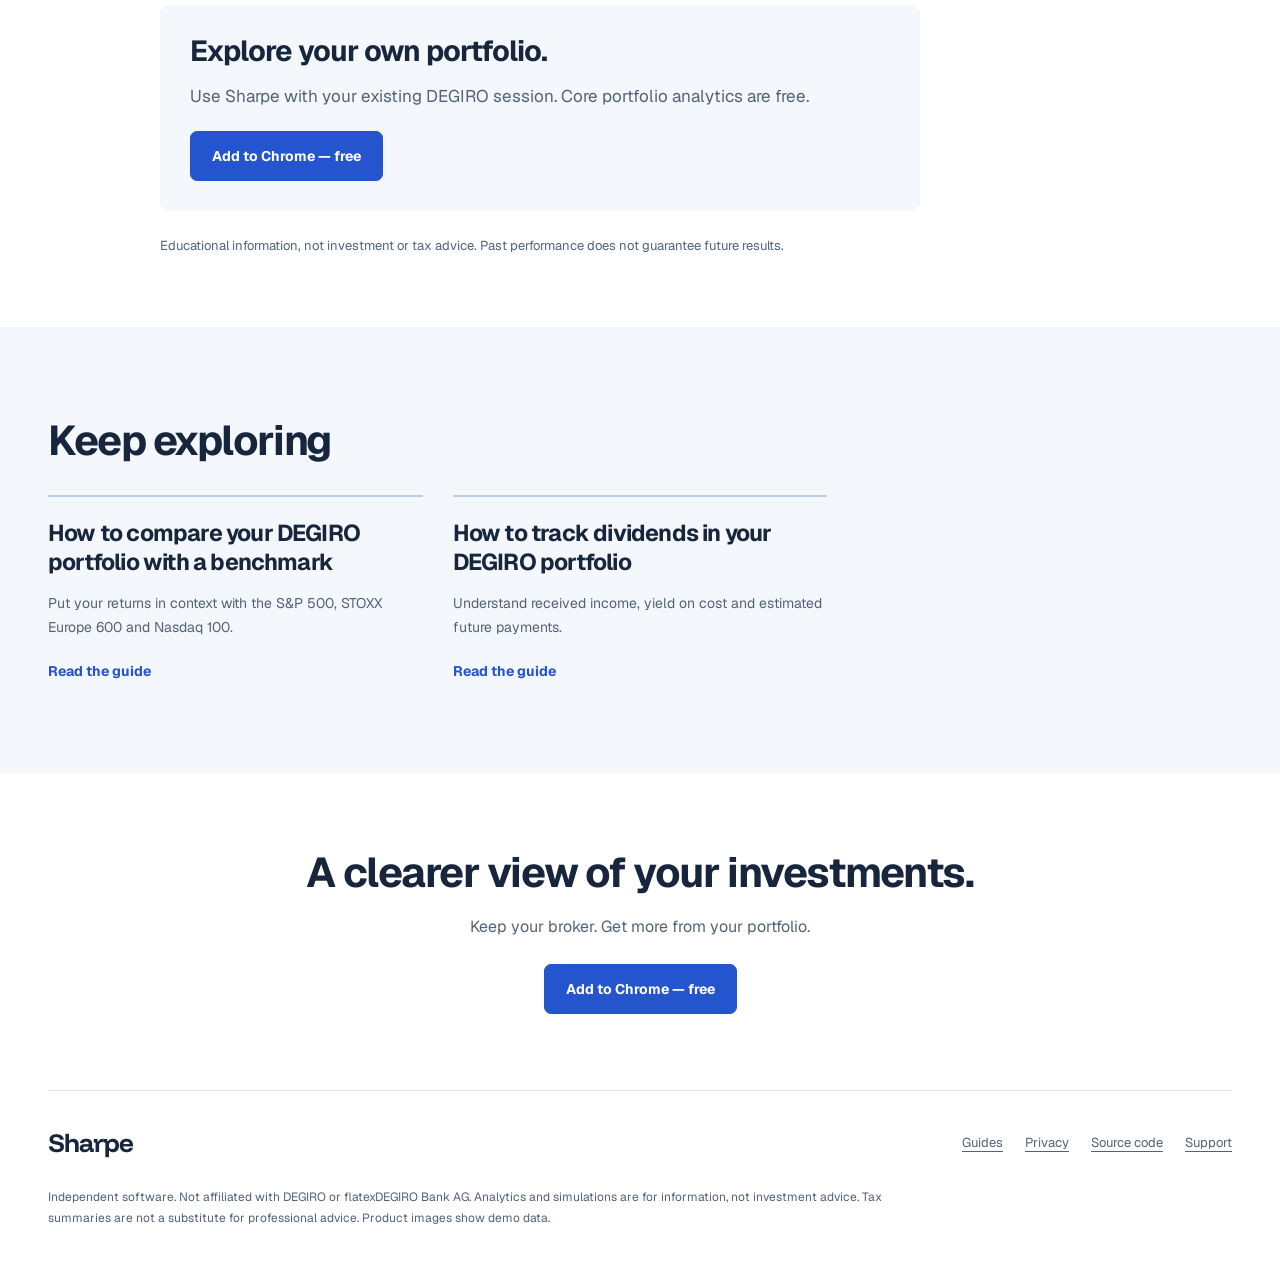
<file: guides/degiro-portfolio-performance/index.html>
<!doctype html>
<html lang="en">
<head>
<meta charset="utf-8"><meta name="viewport" content="width=device-width, initial-scale=1">
<title>How to measure your DEGIRO portfolio performance | Sharpe</title><meta name="description" content="Separate investment returns from deposits, withdrawals and changes in portfolio value."><link rel="canonical" href="https://sharpe-analytics.github.io/guides/degiro-portfolio-performance/">
<link rel="icon" href="/assets/favicon.png"><link rel="stylesheet" href="/assets/site.css?v=stable-hero-1">
<script src="/assets/site.js" defer>

</script>

<meta property="og:type" content="article"><meta property="og:title" content="How to measure your DEGIRO portfolio performance | Sharpe"><meta property="og:description" content="Separate investment returns from deposits, withdrawals and changes in portfolio value."><meta property="og:url" content="https://sharpe-analytics.github.io/guides/degiro-portfolio-performance/"><meta property="og:image" content="https://sharpe-analytics.github.io/assets/og-performance.jpg"><meta property="og:image:alt" content="Sharpe portfolio analytics with a demo portfolio"><meta property="og:image:width" content="1200"><meta property="og:image:height" content="630"><meta name="twitter:image" content="https://sharpe-analytics.github.io/assets/og-performance.jpg"><meta name="twitter:card" content="summary_large_image">

<script type="application/ld+json">
[{"@context": "https://schema.org", "@type": "BreadcrumbList", "itemListElement": [{"@type": "ListItem", "position": 1, "name": "Sharpe", "item": "https://sharpe-analytics.github.io/"}, {"@type": "ListItem", "position": 2, "name": "How to measure your DEGIRO portfolio performance", "item": "https://sharpe-analytics.github.io/guides/degiro-portfolio-performance/"}]}]
</script>

</head>

<body>
<a class="skip" href="#main">Skip to content</a>
<header class="site-header">

<nav class="wrap navigation" aria-label="Main navigation">
<a class="brand" href="/" aria-label="Sharpe home"><img src="/assets/logo.png" width="30" height="30" alt="">Sharpe</a>
<div class="nav-links">
<a href="/features/">Features</a><a href="/pricing/">Pricing</a><a href="/guides/">Guides</a><a href="/privacy/">Privacy</a>
</div>
<a class="button primary" href="https://chromewebstore.google.com/detail/sharpe-portfolio-analytic/jfkggpahncfpbeeiiadiblbifjnbdlfp?utm_source=sharpe_website&amp;utm_medium=website&amp;utm_campaign=degiro-portfolio-performance&amp;utm_content=navigation">Add to Chrome</a>
</nav>

</header>

<main id="main">

<article class="article wrap">

<nav class="breadcrumbs" aria-label="Breadcrumb">
<a href="/">Sharpe</a><span aria-hidden="true">/</span><a href="/guides/">Guides</a>
</nav>

<header class="article-header">

<p class="intro-label">
A guide for DEGIRO investors
</p>

<h1>
How to measure your DEGIRO portfolio performance
</h1>

<p class="reviewed">
Reviewed <time datetime="2026-09-25">25 September 2026</time> by Sharpe
</p>

</header>

<div class="article-body">

<p class="article-answer">
To measure your DEGIRO portfolio’s performance, separate changes in account value from deposits and withdrawals. Use monetary gains to understand how much you made, and time-weighted returns to compare investment performance over the same period.
</p>

<h2>
Start with three different numbers
</h2>

<p>
Portfolio value is a snapshot of what your holdings and included cash are worth. A deposit increases that value even if every investment price stays unchanged. A withdrawal reduces it without necessarily meaning you lost money.
</p>

<p>
Monetary gain measures the investment result after accounting for external cash flows. For a period with consistent account coverage:
</p>

<div class="formula">
Gain = ending value − starting value − deposits + withdrawals
</div>

<p>
For example, starting with €10,000 and ending with €16,000 after depositing €5,000 gives a €1,000 gain. Include cash consistently at both ends. Whether dividends, fees and taxes are already reflected depends on the values and reports you use; do not count the same item twice.
</p>

<p>
A percentage return answers a different question: how did the invested capital perform? Simply dividing that €1,000 gain by all the money you have ever deposited ignores when the money was invested.
</p>

<h2>
A deposit is not an investment return
</h2>

<div class="table-scroll">

<table>
<caption>A deposit made after the period’s investment gain</caption>
<thead>

<tr>
<th>Event</th><th>Portfolio value</th>
</tr>

</thead>

<tbody>

<tr>
<td>Start</td><td>€10,000</td>
</tr>

<tr>
<td>Investments gain 10%</td><td>€11,000</td>
</tr>

<tr>
<td>Add €5,000 at the end</td><td>€16,000</td>
</tr>

</tbody>

</table>

</div>

<p>
The value rose by 60%, but the investment return was 10%. The €5,000 deposit explains the rest. This example assumes no other cash flows, fees or taxes.
</p>

<h2>
What time-weighted return measures
</h2>

<p>
Time-weighted return divides the timeline around external cash flows and compounds the returns of the subperiods. That reduces the influence of the size and timing of your deposits on the performance figure.
</p>

<div class="formula">
TWR = (1 + r₁) × (1 + r₂) × … − 1
</div>

<p>
Two subperiods returning +10% and −5% produce a combined +4.5%, because 1.10 × 0.95 − 1 = 0.045. They do not produce +5%. Practical calculations depend on available valuations and cash-flow timing.
</p>

<p>
A money-weighted return answers another useful question: what return did your own invested money earn, given the timing of your contributions? Neither measure replaces the other.
</p>

<h2>
Read the correct DEGIRO figure
</h2>

<p>
Do not confuse total account value with a position’s unrealised P&amp;L. DEGIRO describes unrealised position P&amp;L as a calculation based on break-even purchase prices, including currency movements but excluding items such as dividends and brokerage fees. That is not the same as a complete portfolio return.
</p>

<p>
<a href="https://www.degiro.com/uk/helpdesk/trading-platform/using-trading-platform/what-break-even-price-my-portfolio-what-about-realised-and">Read DEGIRO’s explanation of break-even price and unrealised P&amp;L</a>.
</p>

<h2>
Check your performance in Sharpe
</h2>

<ol>

<li>
Install Sharpe, sign in to DEGIRO and open the extension.
</li>

<li>
Let the initial sync finish, then open the Portfolio tab.
</li>

<li>
Choose your period and review the return chart, monetary values and risk metrics together.
</li>

<li>
Add a benchmark to give that performance context.
</li>

</ol>

<p>
Core time-weighted returns and benchmark overlays are available in Sharpe Free. Data gaps and the selected period can affect interpretation; investigate unexpected figures against your account records.
</p>

<figure class="product-shot article-shot">
<a class="screenshot-link" href="/assets/portfolio.webp" aria-label="Open full-size demo screenshot"><img src="/assets/portfolio.webp" srcset="/assets/portfolio-720.webp 720w, /assets/portfolio.webp 1440w" sizes="(min-width: 1200px) 1120px, 100vw" width="1440" height="900" alt="How to measure your DEGIRO portfolio performance illustrated with a demo portfolio in Sharpe" loading="lazy" decoding="async"></a>
<figcaption>
Sharpe’s Portfolio tab. Demo data shown.
</figcaption>

</figure>

<aside class="article-install">

<h2>
Explore your own portfolio.
</h2>

<p>
Use Sharpe with your existing DEGIRO session. Core portfolio analytics are free.
</p>
<a class="button primary" href="https://chromewebstore.google.com/detail/sharpe-portfolio-analytic/jfkggpahncfpbeeiiadiblbifjnbdlfp?utm_source=sharpe_website&amp;utm_medium=website&amp;utm_campaign=degiro-portfolio-performance&amp;utm_content=article">Add to Chrome — free</a>
</aside>

<p class="small">
Educational information, not investment or tax advice. Past performance does not guarantee future results.
</p>

</div>

</article>

<section class="section surface">

<div class="wrap">

<h2>
Keep exploring
</h2>

<div class="guide-list">
<a class="guide-link" href="/guides/degiro-benchmark-comparison/">
<h3>
How to compare your DEGIRO portfolio with a benchmark
</h3>

<p>
Put your returns in context with the S&P 500, STOXX Europe 600 and Nasdaq 100.
</p>
<span>Read the guide</span></a><a class="guide-link" href="/guides/degiro-dividend-tracking/">
<h3>
How to track dividends in your DEGIRO portfolio
</h3>

<p>
Understand received income, yield on cost and estimated future payments.
</p>
<span>Read the guide</span></a>
</div>

</div>

</section>

</main>

<section class="final-cta">

<div class="wrap">

<h2>
A clearer view of your investments.
</h2>

<p>
Keep your broker. Get more from your portfolio.
</p>
<a class="button primary" href="https://chromewebstore.google.com/detail/sharpe-portfolio-analytic/jfkggpahncfpbeeiiadiblbifjnbdlfp?utm_source=sharpe_website&amp;utm_medium=website&amp;utm_campaign=degiro-portfolio-performance&amp;utm_content=footer">Add to Chrome — free</a>
</div>

</section>

<footer class="site-footer wrap">

<div class="footer-top">
<a class="brand" href="/">Sharpe</a>
<div>
<a href="/guides/">Guides</a><a href="/privacy/">Privacy</a><a href="https://github.com/vapeur02/sharpe-degiro-analytics">Source code</a><a href="https://github.com/vapeur02/sharpe-degiro-analytics/issues">Support</a>
</div>

</div>

<p>
Independent software. Not affiliated with DEGIRO or flatexDEGIRO Bank AG. Analytics and simulations are for information, not investment advice. Tax summaries are not a substitute for professional advice. Product images show demo data.
</p>

</footer>

</body>
</html>
</file>
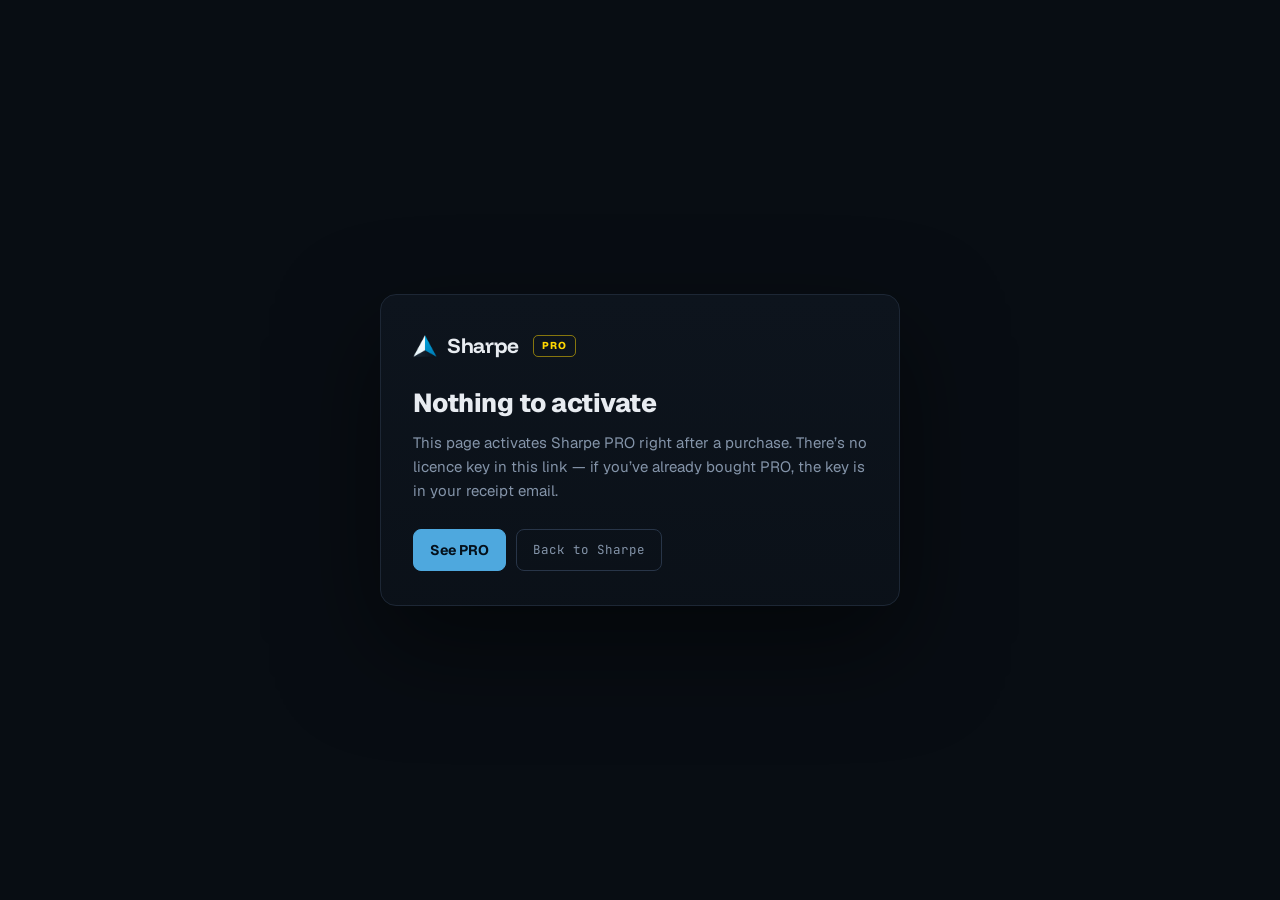
<file: activate.html>
<!DOCTYPE html>
<html lang="en">
<head>
<meta charset="UTF-8">
<meta name="viewport" content="width=device-width, initial-scale=1">
<title>Activate Sharpe PRO</title>
<meta name="robots" content="noindex, nofollow">
<meta name="referrer" content="no-referrer">
<link rel="icon" href="assets/favicon.png">
<style>
@font-face{font-family:'Funnel Display';font-weight:700;font-display:swap;src:url('assets/fonts/funnel-display-latin-700-normal.woff2') format('woff2')}
@font-face{font-family:'Geist';font-weight:400;font-display:swap;src:url('assets/fonts/geist-latin-400-normal.woff2') format('woff2')}
@font-face{font-family:'Geist';font-weight:700;font-display:swap;src:url('assets/fonts/geist-latin-700-normal.woff2') format('woff2')}
@font-face{font-family:'Geist';font-weight:800;font-display:swap;src:url('assets/fonts/geist-latin-800-normal.woff2') format('woff2')}
@font-face{font-family:'JetBrains Mono';font-weight:400;font-display:swap;src:url('assets/fonts/jetbrains-mono-latin-400-normal.woff2') format('woff2')}
@font-face{font-family:'JetBrains Mono';font-weight:500;font-display:swap;src:url('assets/fonts/jetbrains-mono-latin-500-normal.woff2') format('woff2')}

:root{
  --bg:#080D13; --bg2:#0D141D; --bg3:#141D29; --border:#1D2735; --border2:#283548;
  --text:#E8ECF1; --muted:#8494A9; --dim:#6E8098;
  --accent:#4EA8DE; --green:#34D399; --gold:#FFD700;
  --fd:'Geist',system-ui,sans-serif; --fm:'JetBrains Mono',ui-monospace,Menlo,monospace;
}
*{box-sizing:border-box;margin:0;padding:0}
body{background:var(--bg);color:var(--text);font-family:var(--fd);font-size:16px;line-height:1.6;
     -webkit-font-smoothing:antialiased;min-height:100vh;display:flex;align-items:center;justify-content:center;padding:32px 20px}
a{color:var(--accent);text-decoration:none}
a:hover{text-decoration:underline}
.card{width:100%;max-width:520px;background:linear-gradient(180deg,var(--bg2),color-mix(in srgb,var(--bg2) 55%,var(--bg)));
  border:1px solid var(--border);border-radius:16px;padding:34px 32px;box-shadow:0 40px 100px rgba(0,0,0,.5)}
.brand{display:flex;align-items:center;gap:10px;font-family:'Funnel Display',system-ui,sans-serif;font-weight:700;
  font-size:21px;letter-spacing:-.015em;color:var(--text)}
.brand img{width:24px;height:24px}
.tag{display:inline-block;font-family:var(--fd);font-weight:800;font-size:10px;letter-spacing:.1em;
  padding:2px 8px;border-radius:5px;border:1.5px solid color-mix(in srgb,var(--gold) 50%,transparent);
  color:var(--gold);margin-left:4px;vertical-align:3px}
h1{font-size:26px;font-weight:800;letter-spacing:-.02em;line-height:1.15;margin-top:26px;text-wrap:balance}
p{color:var(--muted);font-size:15px;margin-top:12px}
.spinner{width:17px;height:17px;border:2px solid var(--border2);border-top-color:var(--accent);
  border-radius:50%;display:inline-block;vertical-align:-3px;margin-right:10px;animation:spin .8s linear infinite}
@keyframes spin{to{transform:rotate(360deg)}}
@media(prefers-reduced-motion:reduce){.spinner{animation-duration:2.4s}}
.dot{color:var(--green);font-size:20px;vertical-align:-1px;margin-right:8px}
.keybox{margin-top:20px;background:var(--bg);border:1px solid var(--border);border-radius:10px;padding:14px 16px}
.keybox .lbl{font-family:var(--fm);font-size:10px;letter-spacing:.16em;text-transform:uppercase;color:var(--dim)}
.keyrow{display:flex;align-items:center;gap:12px;margin-top:8px}
#keyText{font-family:var(--fm);font-size:13.5px;font-weight:500;color:var(--text);word-break:break-all;flex:1;
  -webkit-user-select:all;user-select:all}
.btn{display:inline-flex;align-items:center;justify-content:center;gap:8px;font-family:var(--fm);font-size:12.5px;
  padding:9px 16px;border-radius:8px;border:1px solid var(--border2);color:var(--muted);background:none;
  cursor:pointer;white-space:nowrap;transition:border-color .18s,color .18s,transform .18s}
.btn:hover{border-color:var(--accent);color:var(--text);transform:translateY(-1px)}
.btn--primary{background:var(--accent);border-color:var(--accent);color:#04101B;font-family:var(--fd);font-weight:700;font-size:14px}
.btn--primary:hover{color:#04101B}
:focus-visible{outline:2px solid var(--accent);outline-offset:2px}
ol{margin-top:16px;padding-left:0;list-style:none;counter-reset:s}
ol li{counter-increment:s;position:relative;padding-left:32px;color:var(--muted);font-size:14.5px;margin-top:10px}
ol li::before{content:counter(s);position:absolute;left:0;top:1px;width:21px;height:21px;border:1px solid var(--border2);
  border-radius:6px;display:flex;align-items:center;justify-content:center;font-family:var(--fm);font-size:10.5px;color:var(--accent)}
.actions{display:flex;gap:10px;flex-wrap:wrap;margin-top:26px}
.foot{margin-top:26px;padding-top:18px;border-top:1px solid var(--border);font-size:13px;color:var(--dim)}
[hidden]{display:none!important}
</style>
</head>
<body>
<div class="card">
  <span class="brand"><img src="assets/logo.png" alt="">Sharpe<span class="tag">PRO</span></span>

  <!-- working -->
  <div id="stateBusy">
    <h1><span class="spinner"></span>Activating…</h1>
    <p>Handing your licence to the extension. This takes a second.</p>
  </div>

  <!-- activated automatically -->
  <div id="stateDone" hidden>
    <h1><span class="dot">&#9679;</span>PRO is active</h1>
    <p id="doneText">Everything is unlocked. Open Sharpe and your correlation matrix, risk analysis, tax tables and CSV exports are all there.</p>
    <div class="actions">
      <a class="btn btn--primary" href="https://trader.degiro.nl/trader/#/portfolio">Open DEGIRO</a>
      <a class="btn" href="/">Back to Sharpe</a>
    </div>
    <div class="foot">Thank you for buying PRO — it funds keeping Sharpe working when DEGIRO changes their platform.</div>
  </div>

  <!-- couldn't reach the extension: manual paste -->
  <div id="stateManual" hidden>
    <h1>Your licence key</h1>
    <p id="manualWhy">Sharpe couldn&rsquo;t be reached from this page, so activate it by hand — it takes a moment.</p>
    <div class="keybox">
      <span class="lbl">Licence key</span>
      <div class="keyrow">
        <span id="keyText"></span>
        <button class="btn" id="copyBtn" type="button">Copy</button>
      </div>
    </div>
    <ol>
      <li>Open the Sharpe extension.</li>
      <li>Click the <strong style="color:var(--text);font-weight:700">PRO</strong> button in the header.</li>
      <li>Choose <strong style="color:var(--text);font-weight:700">I have a license key</strong>, paste, and activate.</li>
    </ol>
    <div class="foot">This key is also in your receipt email, so you can come back to it any time.</div>
  </div>

  <!-- opened with no key at all -->
  <div id="stateNoKey" hidden>
    <h1>Nothing to activate</h1>
    <p>This page activates Sharpe PRO right after a purchase. There&rsquo;s no licence key in this link — if you&rsquo;ve already bought PRO, the key is in your receipt email.</p>
    <div class="actions">
      <a class="btn btn--primary" href="/#pricing">See PRO</a>
      <a class="btn" href="/">Back to Sharpe</a>
    </div>
  </div>
</div>

<script>
'use strict';
(function () {
  var EXT_ID = 'jfkggpahncfpbeeiiadiblbifjnbdlfp';
  var KEY_RE = /^[A-Za-z0-9-]{8,64}$/;

  function show(id, why) {
    ['stateBusy', 'stateDone', 'stateManual', 'stateNoKey'].forEach(function (s) {
      document.getElementById(s).hidden = (s !== id);
    });
    if (why) document.getElementById('manualWhy').textContent = why;
  }

  // The key can arrive in the fragment or the query string, because Lemon
  // Squeezy's "Button link" validator rejects a placeholder inside a fragment.
  // Fragment is preferred — fragments are never sent to the server, so the
  // licence stays out of GitHub's request logs — and a query-string key is
  // rewritten into fragment form immediately below, so at least a reload or a
  // retry does not send it again.
  var key = '', fromQuery = false;
  try {
    var h = new URLSearchParams((location.hash || '').replace(/^#/, ''));
    key = (h.get('key') || '').trim();
    if (!key) {
      key = (new URLSearchParams(location.search).get('key') || '').trim();
      fromQuery = !!key;
    }
  } catch (e) { key = ''; }

  // Lemon Squeezy leaves the placeholder verbatim if licensing is off for the
  // product — treat that as "no key" rather than trying to activate it.
  if (!key || key === '[license_key]') { show('stateNoKey'); return; }
  if (!KEY_RE.test(key)) { show('stateNoKey'); return; }

  document.getElementById('keyText').textContent = key;

  // Get the key out of the query string straight away: this keeps it out of
  // the address bar, and means a reload retries via the fragment instead of
  // sending the licence to the server a second time.
  if (fromQuery) {
    try { history.replaceState(null, '', location.pathname + '#key=' + encodeURIComponent(key)); } catch (e) {}
  }

  var copyBtn = document.getElementById('copyBtn');
  copyBtn.addEventListener('click', function () {
    var done = function () { copyBtn.textContent = 'Copied'; setTimeout(function(){ copyBtn.textContent = 'Copy'; }, 1600); };
    if (navigator.clipboard && navigator.clipboard.writeText) {
      navigator.clipboard.writeText(key).then(done, function () { fallbackSelect(); });
    } else { fallbackSelect(); }
  });
  function fallbackSelect() {
    var r = document.createRange(); r.selectNodeContents(document.getElementById('keyText'));
    var s = window.getSelection(); s.removeAllRanges(); s.addRange(r);
    copyBtn.textContent = 'Press ⌘C';
  }

  var settled = false;
  function settle(fn) { if (settled) return; settled = true; fn(); }

  // Never leave the user on a spinner: if the extension does not answer,
  // fall through to the manual instructions.
  var timer = setTimeout(function () {
    settle(function () { show('stateManual'); });
  }, 8000);

  try {
    if (!window.chrome || !chrome.runtime || !chrome.runtime.sendMessage) {
      throw new Error('no extension bridge');
    }
    chrome.runtime.sendMessage(EXT_ID, { type: 'SHARPE_ACTIVATE_LICENSE', key: key }, function (res) {
      clearTimeout(timer);
      var err = chrome.runtime.lastError; // set when Sharpe is missing or too old
      settle(function () {
        if (err || !res) { show('stateManual'); return; }
        if (res.ok) {
          // Consumed successfully — take the key out of the visible URL.
          try { history.replaceState(null, '', location.pathname); } catch (e) {}
          if (res.already) {
            document.getElementById('doneText').textContent =
              'This licence was already active on Sharpe here. Nothing else to do.';
          }
          show('stateDone');
          return;
        }
        if (res.reason === 'rejected') {
          show('stateManual', (res.message || 'Sharpe could not verify this licence.') +
            ' You can try activating it by hand below.');
        } else {
          show('stateManual');
        }
      });
    });
  } catch (e) {
    clearTimeout(timer);
    settle(function () { show('stateManual'); });
  }
})();
</script>
</body>
</html>
</file>
<file: assets/site.css>
@font-face{font-family:Geist;src:url('/assets/fonts/geist-latin-400-normal.woff2') format('woff2');font-weight:400;font-display:swap}
@font-face{font-family:Geist;src:url('/assets/fonts/geist-latin-700-normal.woff2') format('woff2');font-weight:700;font-display:swap}
@font-face{font-family:Geist;src:url('/assets/fonts/geist-latin-800-normal.woff2') format('woff2');font-weight:800;font-display:swap}
@font-face{font-family:'Funnel Display';src:url('/assets/fonts/funnel-display-latin-700-normal.woff2') format('woff2');font-weight:700;font-display:swap}
@font-face{font-family:'JetBrains Mono';src:url('/assets/fonts/jetbrains-mono-latin-400-normal.woff2') format('woff2');font-weight:400;font-display:swap}
:root{--ink:#17263c;--muted:#536278;--blue:#2455ce;--surface:#f4f7fb;--line:#dce3ec;--green:#087f62;--white:#fff;font-family:Geist,system-ui,sans-serif;color:var(--ink);background:var(--white);font-synthesis:none}
*{box-sizing:border-box}body{margin:0;font-size:16px;line-height:1.7}html{scroll-behavior:smooth;scroll-padding-top:90px}h1,h2,h3,p,figure,dl{margin:0}h1,h2,h3{line-height:1.12;letter-spacing:-.035em}h1{font-size:clamp(42px,4.4vw,64px);font-weight:800}h2{font-size:clamp(30px,3.25vw,44px);font-weight:700}h3{font-size:23px}p{color:var(--muted)}p+p{margin-top:18px}a{color:var(--blue);text-underline-offset:4px}a:hover{text-decoration-thickness:2px}button,input{font:inherit}button,a,input,summary{-webkit-tap-highlight-color:transparent}button{cursor:pointer}img{max-width:100%;height:auto;display:block}button:focus-visible,a:focus-visible,input:focus-visible,summary:focus-visible{outline:3px solid #2455ce;outline-offset:5px}button{color:inherit}svg{display:block;width:100%}[hidden]{display:none!important}.wrap{width:min(1184px,calc(100% - 64px));margin-inline:auto}.section{padding-block:90px}.surface{background:var(--surface)}.section-heading{display:flex;justify-content:space-between;align-items:end;gap:48px;margin-bottom:38px}.section-heading p{max-width:390px}.button{display:inline-flex;align-items:center;justify-content:center;text-decoration:none;font-weight:700;font-size:14px;line-height:1.3;border-radius:7px;padding:15px 21px;min-height:48px;text-align:center}.primary{color:#fff;background:var(--blue);border:1px solid var(--blue)}.primary:hover{background:#193fa2;border-color:#193fa2}.text-link{font-weight:700;font-size:15px}.actions{display:flex;gap:22px;align-items:center;flex-wrap:wrap;margin-top:28px}.small{font-size:13px;line-height:1.65}.skip{position:absolute;left:16px;top:-100px;z-index:100;background:white;padding:12px}.skip:focus{top:8px}.site-header{border-bottom:1px solid var(--line);background:#fff;position:sticky;top:0;z-index:10}.navigation{display:flex;align-items:center;gap:30px;min-height:76px}.brand{font-family:'Funnel Display',Geist,sans-serif;font-size:26px;letter-spacing:-.04em;font-weight:700;display:inline-flex;gap:9px;align-items:center;text-decoration:none;color:var(--ink)}.nav-links{display:flex;gap:26px;margin-left:auto}.nav-links a{text-decoration:none;color:var(--muted);font-size:14px;font-weight:700}.nav-links a:hover{color:var(--blue)}.navigation .button{min-height:40px;padding:11px 17px;font-size:13px}.hero{display:grid;grid-template-columns:.85fr 1.15fr;gap:45px;align-items:center;padding-top:78px;padding-bottom:65px}.intro-label{font-size:14px;font-weight:700;color:var(--blue);margin-bottom:18px}.hero h1{max-width:530px}.lede{font-size:18px;line-height:1.65;margin-top:23px;max-width:510px}.reassurance{font-size:12px;line-height:1.8;margin-top:22px}.hero-product{min-width:0;align-self:center}.hero-product img{border-radius:10px;box-shadow:0 18px 55px #17263c22;border:1px solid #2b3746}.hero-product figcaption{margin-top:16px;text-align:center;font-size:12px;color:var(--muted)}.benefits{display:grid;grid-template-columns:repeat(3,1fr);gap:55px;padding-block:30px 68px;border-top:1px solid var(--line)}.benefits h2{font-size:21px;letter-spacing:-.025em;margin:12px 0}.benefits p{font-size:14px}.benefit-symbol{font-size:25px;color:var(--blue);height:35px;display:block}.feature-controls{display:flex;flex-wrap:wrap;gap:6px;margin-bottom:28px;border-bottom:1px solid #cbd5e3}.feature-controls button{font-size:14px;font-weight:700;padding:14px 18px;background:none;border:0;border-bottom:3px solid transparent}.feature-controls button[aria-pressed=true]{color:var(--blue);border-bottom-color:var(--blue)}.feature-controls button:hover{background:#e9eef7}.feature-description{display:grid;grid-template-columns:1fr 1fr;gap:32px;align-items:end;margin-bottom:23px}.feature-description h3{margin-top:10px;font-size:27px}.feature-description p{font-size:15px;max-width:540px}.badge{font-size:12px;border:1px solid #b9c8df;border-radius:4px;padding:3px 8px;display:inline-block;line-height:1.4;color:#374e6b}.product-shot img{width:100%;border:1px solid #cad5e3;border-radius:9px}.product-shot figcaption{font-size:12px;color:var(--muted);margin-top:9px}.feature-panel+.feature-panel{margin-top:40px}.feature-panels.enhanced .feature-panel{margin-top:0}.return-section{display:grid;grid-template-columns:1fr 1fr;gap:80px;align-items:center}.return-section h2{margin-bottom:25px}.return-section .text-link{display:inline-block;margin-top:22px}.return-example{border:1px solid var(--line);border-radius:10px;padding:28px;box-shadow:0 10px 30px #17263c08}.return-example label{font-size:14px;color:var(--muted)}input[type=range]{width:100%;accent-color:var(--blue);margin:18px 0 10px}.deposit-label{display:flex;justify-content:space-between;font-size:14px}.deposit-label output{font-weight:700}.example-results{margin:25px 0;display:flex;flex-direction:column;gap:12px;border-top:1px solid var(--line);padding-top:22px}.example-results div{display:flex;justify-content:space-between;gap:20px;align-items:baseline}.example-results dt{color:var(--muted);font-size:14px}.example-results dd{font-family:'JetBrains Mono',monospace;font-size:22px;margin:0;letter-spacing:-.04em}.example-results div:last-child dd{color:var(--green)}.return-example svg{margin-bottom:8px}.return-example text{font:12px Geist,sans-serif;fill:#536278}.steps{display:grid;grid-template-columns:repeat(3,1fr);gap:45px;list-style:none;counter-reset:step;padding:0;margin:42px 0 0}.steps li{counter-increment:step}.steps li:before{content:counter(step);display:block;font-size:32px;color:var(--blue);line-height:1;margin-bottom:22px}.steps h3{font-size:22px;margin-bottom:13px}.steps p{font-size:15px}.pricing{display:grid;grid-template-columns:1fr 1fr;gap:26px}.tier{padding:35px;border:1px solid var(--line);border-radius:10px;display:flex;align-items:start;flex-direction:column}.tier.pro{border-color:#92aee9;background:#f7f9ff}.price{font-size:48px;font-weight:700;letter-spacing:-.05em;color:var(--ink);margin:22px 0 0}.price span{font-size:16px;letter-spacing:0;font-weight:400;color:var(--muted)}.tier ul{padding-left:20px;font-size:15px;color:var(--muted);margin:26px 0 30px;flex:1}.tier li+li{margin-top:10px}.tier .small{margin-top:15px}.privacy-layout{display:grid;grid-template-columns:1fr 1fr;gap:80px}.privacy-layout h2{margin-bottom:22px}.privacy-layout .text-link{display:inline-block;margin-top:24px}.privacy-details div+div{border-top:1px solid var(--line);margin-top:23px;padding-top:23px}.privacy-details dt{font-weight:700}.privacy-details dd{color:var(--muted);font-size:14px;margin:7px 0 0}.faq{max-width:850px}.faq h2{margin-bottom:35px}.faq details{border-bottom:1px solid var(--line);padding:19px 0}.faq summary{cursor:pointer;font-weight:700;font-size:16px;padding-right:15px}.faq details p{font-size:15px;margin-top:13px;max-width:70ch}.guide-list{display:grid;grid-template-columns:repeat(3,1fr);gap:30px;margin-top:32px}.guide-link{display:block;text-decoration:none;border-top:2px solid #bacce6;padding-top:22px;color:var(--ink)}.guide-link h3{font-size:23px;line-height:1.25}.guide-link p{font-size:14px;margin-top:15px}.guide-link span{display:block;color:var(--blue);font-size:14px;font-weight:700;margin-top:20px}.guide-link:hover h3{text-decoration:underline;text-underline-offset:4px}.final-cta{text-align:center;padding:76px 0}.final-cta p{margin:17px 0 24px}.site-footer{padding-block:30px 35px;border-top:1px solid var(--line)}.footer-top{display:flex;justify-content:space-between;align-items:center;gap:25px;margin-bottom:22px}.footer-top>div{display:flex;flex-wrap:wrap;gap:22px}.footer-top>div a{font-size:13px;color:var(--muted)}.site-footer>p{font-size:12px;max-width:110ch}.article{max-width:960px;padding-top:40px;padding-bottom:70px}.breadcrumbs{display:flex;gap:12px;font-size:13px;margin-bottom:40px}.article-header{max-width:820px;margin-bottom:32px}.article-header h1{font-size:clamp(36px,4.5vw,58px)}.reviewed{font-size:13px;margin-top:23px}.article-body{max-width:760px}.article-body p,.article-body li{font-size:17px}.article-body .article-answer{font-size:21px;color:#304667;border-left:3px solid var(--blue);padding-left:23px;margin-bottom:40px;line-height:1.65}.article-body h2{font-size:29px;margin:44px 0 20px}.article-body h3{margin:28px 0 16px}.article-body li+li{margin-top:12px}.article-body ul,.article-body ol{padding-left:25px}.formula{font-family:'JetBrains Mono',monospace;font-size:14px;line-height:1.8;border-left:3px solid #90abd0;background:var(--surface);padding:20px;margin:22px 0;overflow-wrap:anywhere}.table-scroll{overflow:auto;margin:22px 0}table{width:100%;border-collapse:collapse;font-size:15px;text-align:left}caption{text-align:left;color:var(--muted);font-size:13px;margin-bottom:10px}th,td{padding:15px;border-bottom:1px solid var(--line);vertical-align:top}th{background:var(--surface);font-weight:700}td:first-child{min-width:145px}.article-shot{margin-top:36px}.article-install{background:var(--surface);padding:30px;margin:38px 0 24px;border-radius:8px}.article-install h2{margin:0 0 15px}.article-install .button{margin-top:20px}.article-body .small{font-size:13px}
@media(min-width:1300px){.hero{width:min(1300px,calc(100% - 100px));grid-template-columns:.8fr 1.2fr;gap:50px;padding-block:88px 72px}.hero-copy{padding-left:28px}.hero-product{margin-right:-6px}.hero h1{font-size:64px}}
@media(max-width:1000px){.hero{grid-template-columns:1fr;gap:40px;max-width:760px;padding-top:50px}.hero h1{max-width:640px}.hero .lede{max-width:650px}.hero-product{max-width:760px}.hero h1{font-size:56px}.benefits{gap:28px}.return-section,.privacy-layout{gap:35px}.navigation{gap:20px}.nav-links{gap:16px}.section-heading{gap:30px}.guide-link h3{font-size:21px}}
@media(max-width:700px){.wrap{width:calc(100% - 40px)}.section{padding-block:58px}.navigation{min-height:98px;flex-wrap:wrap;gap:8px;padding-block:12px}.brand{font-size:24px}.navigation>.button{margin-left:auto}.nav-links{order:3;width:100%;justify-content:space-between;margin:0;gap:8px}.nav-links a{font-size:12px}.hero{padding-top:40px;padding-bottom:35px;gap:32px}.hero h1{font-size:43px}.lede{font-size:16px}.hero .actions{gap:17px}.hero .text-link{font-size:14px}.hero .button{padding:14px 17px}.benefits{grid-template-columns:1fr;gap:25px;padding-block:28px 43px}.benefits>div{padding-left:45px;position:relative}.benefit-symbol{position:absolute;left:0;top:3px}.benefits h2{margin-top:0}.section-heading{display:block;margin-bottom:26px}.section-heading p{margin-top:20px;max-width:none}.feature-controls{gap:0}.feature-controls button{font-size:12px;padding:12px 10px}.feature-description{grid-template-columns:1fr;gap:13px}.feature-description h3{font-size:25px}.return-section,.privacy-layout,.pricing{grid-template-columns:1fr;gap:30px}.return-example{padding:22px}.steps{grid-template-columns:1fr;gap:28px;margin-top:30px}.steps li{padding-left:43px;position:relative}.steps li:before{position:absolute;left:0;top:0;font-size:27px}.steps h3{font-size:21px}.tier{padding:26px}.guide-list{grid-template-columns:1fr;gap:30px}.guide-link h3{font-size:23px}.final-cta{padding-block:58px}.footer-top{align-items:start;flex-direction:column}.footer-top>div{gap:18px}.article{padding-top:25px}.article-header h1{font-size:38px}.article-body .article-answer{font-size:18px;padding-left:16px}.article-body p,.article-body li{font-size:16px}.article-body h2{font-size:27px}.article-install{padding:24px}.breadcrumbs{margin-bottom:30px}}
@media(prefers-reduced-motion:reduce){html{scroll-behavior:auto}*,*:before,*:after{animation:none!important;transition:none!important}}
.screenshot-link{display:block;border-radius:10px}.screenshot-link:focus-visible{outline-offset:6px}
/* Separate destination pages and interactive product previews. */
.nav-links a[aria-current=page]{color:var(--blue);text-decoration:underline;text-underline-offset:7px}.page-intro{padding-block:65px 45px}.page-intro h1{max-width:850px;font-size:clamp(38px,4.5vw,58px)}.page-intro>p{max-width:760px;font-size:18px;margin-top:22px}.page-intro+.section{padding-top:44px}.home-destinations{display:grid;grid-template-columns:repeat(3,1fr);gap:35px}.home-destinations>a{text-decoration:none}.home-destinations h2{font-size:26px;color:var(--ink);margin-bottom:15px}.home-destinations>a:hover h2{text-decoration:underline}
.native-preview{width:100%;min-width:0}.native-stage{position:relative;width:100%;overflow:hidden;background:#0d141b;border:1px solid #344552;border-radius:10px;box-shadow:0 18px 50px #17263c20}.native-stage iframe{display:block;position:absolute;top:0;left:0;transform-origin:top left;border:0;background:#0d141b}.native-caption{font-size:12px!important;line-height:1.6;color:var(--muted);margin-top:14px;text-align:center}.native-caption a{white-space:nowrap}.hero-product:has(.native-preview) .native-caption{text-align:left}.native-preview+.native-preview{display:none}
@media(max-width:700px){.home-destinations{grid-template-columns:1fr}.page-intro{padding-block:40px 25px}.page-intro>p{font-size:16px}.native-caption{font-size:11px!important}}

/* The avatar is an unaltered crop of the original Chrome Store screenshot. */
.hero-review{display:flex;gap:14px;align-items:center;margin-top:26px;color:var(--ink);font-size:14px}
.review-avatar{display:block;position:relative;width:44px;height:44px;flex:0 0 44px;overflow:hidden;border-radius:50%}
.review-avatar img{position:absolute;width:510px!important;max-width:none!important;height:124px!important;left:-24px;top:-24px}
.review-stars{display:block;color:#946500;letter-spacing:2px;font-size:20px;line-height:1.2;white-space:nowrap}
.hero-review .review-quote{margin:6px 0;font-size:15px;font-weight:600;line-height:1.4}
.hero-review a{display:block;font-size:11px;line-height:1.6;color:var(--muted);text-decoration:none}
.hero-review a:hover{text-decoration:underline}.hero-review .review-capture{font-size:10px;margin-top:3px;text-decoration:underline}

/* Reserve the final demo footprint before scripts run. The fallback and iframe
   share one grid cell instead of stacking while the dashboard initializes. */
.hero-product{display:grid;grid-template-columns:minmax(0,1fr)}
.hero-product>.screenshot-link,.hero-product>.native-preview{grid-column:1;grid-row:1;min-width:0}
.hero-product>.screenshot-link{aspect-ratio:3/2;overflow:hidden}
.hero-product>.screenshot-link img{width:100%;height:100%;object-fit:cover;object-position:top}
.hero-product .native-stage{aspect-ratio:3/2}
.hero-product>.native-caption{grid-column:1;grid-row:2;margin-top:14px;text-align:left}
</file>
<file: demo/extension/dashboard.css>
/* Local fonts — no external requests */
@font-face { font-family: 'Funnel Display'; font-style: normal; font-weight: 300 800; src: url('../fonts/funnel-display-latin-wght-normal.woff2') format('woff2'); }
@font-face { font-family: 'JetBrains Mono'; font-style: normal; font-weight: 300; src: url('../fonts/jetbrains-mono-latin-300-normal.woff2') format('woff2'); }
@font-face { font-family: 'JetBrains Mono'; font-style: normal; font-weight: 400; src: url('../fonts/jetbrains-mono-latin-400-normal.woff2') format('woff2'); }
@font-face { font-family: 'JetBrains Mono'; font-style: normal; font-weight: 500; src: url('../fonts/jetbrains-mono-latin-500-normal.woff2') format('woff2'); }

:root {
  /* Ground + text */
  --bg: #080D13; --bg2: #111820; --bg3: #1A2230; --border: #232E3C;
  --text: #E8ECF1; --muted: #7A8BA0; --dim: #2E3B4A;
  /* Interaction: exactly one accent. P&L semantics: exactly one pair.
     One warning hue. Gold is reserved for PRO and nothing else. */
  --accent: #4EA8DE; --green: #34D399; --red: #F87171; --warn: #F59E0B; --gold: #FFD700;
  /* PRO fills — one gradient, defined once, so the header button and every
     upgrade gate are the same gold. Deliberately NOT re-declared per theme:
     --gold resolves to a brown in the light theme, which is right for gold
     text on cream but wrong for a filled button. --pro-ink is the label. */
  --pro-grad: linear-gradient(135deg, #FFD700 0%, #FFA500 100%);
  --pro-grad-active: linear-gradient(135deg, #34D399 0%, #10B981 100%);
  --pro-ink: #1A1A2E;
  /* Benchmark hues are data colours — never used as chrome */
  --bm-sp500: #00A8E1; --bm-eurostoxx: #F5A623; --bm-nasdaq: #A855F7;
  --font-mono: 'JetBrains Mono', monospace; --font-display: 'Funnel Display', sans-serif;
  /* Radius scale — every surface picks one of these, no ad-hoc values */
  --r-xs: 4px; --r-sm: 6px; --r-md: 8px; --r-lg: 10px; --card-radius: 12px; --r-pill: 999px;
}
[data-theme="light"] {
  --bg: #F0EDE6; --bg2: #F7F5F0; --bg3: #E8E4DC; --border: #D1CDC4;
  --text: #111827; --muted: #6B7280; --dim: #D1CDC4;
  --accent: #2563EB; --green: #16A34A; --red: #DC2626; --warn: #B45309; --gold: #B7791F;
}
* { margin:0; padding:0; box-sizing:border-box; }
html, body { width:100%; min-height:100vh; }
body { background:var(--bg); color:var(--text); font-family:var(--font-mono); font-size:13px; line-height:1.5; }

/* ── Accent top-line ───────────────────────────────────────────────────────── */
body::before { content:''; display:block; height:2px; background:var(--accent); opacity:0.7; position:fixed; top:0; left:0; right:0; z-index:100; }


/* ── Control language ───────────────────────────────────────────────────────
   Four idioms, and only four. Every control on every card is one of these:
     .btn            secondary action   (+ .btn--sm, .btn--icon, .btn--inherit)
     .seg / .seg-btn segmented group    — mutually exclusive modes
     .select         native <select>    (+ .select--lg)
     .btn--primary   the one commit action on a card
   Legacy class names are aliased onto these recipes rather than restyled
   per card, so markup keeps working and the palette of parts stays fixed. */
.btn,
.btn-refresh, .btn-icon, .btn-export, .bm-dropdown-btn, .btn-insight-toggle,
.grade-retake, .tax-download-btn, .stress-card-collapse, .banner-action-btn,
.today-cal-nav {
  display:inline-flex; align-items:center; justify-content:center; gap:6px;
  background:none; border:1px solid var(--border); border-radius:var(--r-sm);
  color:var(--muted); font-family:var(--font-mono); font-size:11px; font-weight:400;
  line-height:1.4; padding:5px 12px; white-space:nowrap; cursor:pointer;
  transition:border-color 0.15s, color 0.15s, background 0.15s;
}
.btn:hover,
.btn-refresh:hover, .btn-icon:hover, .btn-export:hover, .bm-dropdown-btn:hover,
.btn-insight-toggle:hover, .grade-retake:hover, .tax-download-btn:hover,
.stress-card-collapse:hover, .today-cal-nav:hover {
  border-color:var(--accent); color:var(--accent);
}
.btn:focus-visible, .btn-icon:focus-visible, .btn-refresh:focus-visible,
.seg-btn:focus-visible, .toggle-btn:focus-visible, .select:focus-visible {
  outline:2px solid var(--accent); outline-offset:1px;
}
.btn.active, .btn-insight-toggle.active {
  border-color:var(--accent); color:var(--accent);
  background:color-mix(in srgb, var(--accent) 10%, transparent);
}
.btn:disabled, .btn-icon:disabled, .today-cal-nav:disabled { opacity:0.5; cursor:not-allowed; }
/* Size + shape modifiers — the only permitted deviations */
.btn--sm, .btn-export, .bm-dropdown-btn, .stress-card-collapse, .banner-action-btn {
  font-size:10px; padding:4px 9px;
}
.btn--icon, .btn-icon, .btn-export, .btn-insight-toggle, .today-cal-nav { padding:5px 7px; gap:0; }
.btn--inherit, .banner-action-btn { border-color:currentColor; color:inherit; }
.btn--inherit:hover, .banner-action-btn:hover { border-color:currentColor; color:inherit; opacity:0.75; }

/* Segmented group — one recipe for every mode switch in the app */
.seg, .alloc-toggle { display:inline-flex; gap:2px; background:var(--bg3); border-radius:var(--r-sm); padding:2px; }
.seg-btn, .toggle-btn {
  display:inline-flex; align-items:center; justify-content:center;
  background:none; border:none; border-radius:var(--r-xs);
  color:var(--muted); font-family:var(--font-mono); font-size:10px; line-height:1;
  height:24px; padding:0 10px; white-space:nowrap; cursor:pointer;
  transition:background 0.15s, color 0.15s;
}
.seg-btn:hover, .toggle-btn:hover { color:var(--text); }
.seg-btn.active, .toggle-btn.active { background:var(--bg2); color:var(--text); font-weight:500; }

/* One select recipe (.select--lg is the form-field size used on the Tax tab) */
.select, .period-select, .tax-select {
  background:var(--bg3); border:1px solid var(--border); border-radius:var(--r-sm);
  color:var(--text); font-family:var(--font-mono); font-size:11px;
  padding:5px 10px; cursor:pointer; transition:border-color 0.15s, box-shadow 0.15s;
}
.select:hover, .period-select:hover, .tax-select:hover { border-color:var(--accent); }
.select:focus, .period-select:focus, .tax-select:focus {
  outline:none; border-color:var(--accent);
  box-shadow:0 0 0 2px color-mix(in srgb, var(--accent) 18%, transparent);
}
.select--lg, .tax-select {
  font-size:12px; padding:8px 28px 8px 12px; min-width:180px;
  appearance:none; -webkit-appearance:none;
}

/* One primary. Solid accent, never a gradient. */
.btn--primary, .grade-submit-btn, .tax-generate-btn {
  display:inline-flex; align-items:center; justify-content:center;
  background:var(--accent); color:var(--bg); border:none; border-radius:var(--r-sm);
  font-family:var(--font-display); font-weight:700; font-size:13px;
  padding:10px 24px; cursor:pointer; letter-spacing:0.02em; transition:filter 0.15s;
}
.btn--primary:hover, .grade-submit-btn:hover, .tax-generate-btn:hover { filter:brightness(1.12); }
.btn--primary:disabled, .tax-generate-btn:disabled { opacity:0.5; cursor:not-allowed; filter:none; }

.header { display:flex; flex-direction:column; border-bottom:1px solid var(--border); background:var(--bg2); position:sticky; top:2px; z-index:10; }
.header-row { display:flex; align-items:center; justify-content:space-between; padding:14px 32px; }

/* ── Tab bar ────────────────────────────────────────────────────────────────── */
.tab-bar { display:flex; gap:0; padding:0 32px; }
.tab-btn { background:none; border:none; border-bottom:2px solid transparent; color:var(--muted); font-family:var(--font-mono); font-size:11px; padding:8px 16px 10px; cursor:pointer; transition:all 0.15s; letter-spacing:0.04em; }
.tab-btn:hover { color:var(--text); }
.tab-btn.active { color:var(--text); font-weight:500; border-bottom-color:var(--accent); }

/* ── Tab panes ──────────────────────────────────────────────────────────────── */
.tab-pane { display:none; flex-direction:column; gap:20px; }
.tab-pane.active { display:flex; }

/* ── Insight collapsible cards ────────────────────────────────────────────────
   One chevron idiom, whole header row is the target, and a collapsed card is
   never a blank bar — it carries its own headline figure. */
.insight-collapsible .insight-collapsible-body { overflow:hidden; transition:max-height 0.3s ease, opacity 0.2s ease; }
.insight-collapsible.collapsed .insight-collapsible-body { max-height:0 !important; opacity:0; }
.insight-collapsible:not(.collapsed) .insight-collapsible-body { max-height:none; opacity:1; }
.insight-collapsible.collapsed .card-header { margin-bottom:0; }
.insight-head { cursor:pointer; user-select:none; border-radius:var(--r-sm); transition:color 0.15s; }
.insight-head:focus-visible { outline:2px solid var(--accent); outline-offset:4px; }
.insight-summary { flex:1; min-width:0; font-family:var(--font-mono); font-size:11px; color:var(--muted); white-space:nowrap; overflow:hidden; text-overflow:ellipsis; }
.insight-chevron { flex-shrink:0; color:var(--muted); font-size:11px; line-height:1; transition:transform 0.2s, color 0.15s; }
.insight-head:hover .insight-chevron, .insight-head:hover .insight-summary { color:var(--text); }
.insight-collapsible:not(.collapsed) .insight-chevron { transform:rotate(90deg); }
.logo { display:flex; align-items:center; gap:8px; }
.logo-img { width:30px; height:30px; object-fit:contain; display:block; }
.logo-text { font-family:var(--font-display); font-weight:700; font-size:23px; letter-spacing:-0.015em; }
.header-center { display:flex; gap:28px; }
.stat { text-align:center; }
.stat-label { font-size:10px; color:var(--muted); text-transform:uppercase; letter-spacing:0.06em; }
.stat-value { font-family:var(--font-display); font-size:18px; font-weight:700; margin-top:2px; }
.positive { color:var(--green); }
.negative { color:var(--red); }
.header-right { display:flex; align-items:center; gap:12px; }

.perf-controls { display:flex; align-items:center; justify-content:flex-end; gap:8px; flex-wrap:wrap; }
#performanceChart { cursor: crosshair; }
/* Overlays menu — benchmarks + trade markers, on the chart they affect */
.bm-dropdown-wrap { position:relative; }
.bm-dropdown-btn svg { width:8px; height:8px; transition:transform 0.15s; }
.bm-dropdown-wrap.open .bm-dropdown-btn svg { transform:rotate(180deg); }
.bm-dropdown-menu { display:none; position:absolute; top:calc(100% + 4px); right:0; background:var(--bg2); border:1px solid var(--border); border-radius:6px; padding:4px 0; min-width:160px; z-index:20; box-shadow:0 4px 12px rgba(0,0,0,0.4); }
.bm-dropdown-wrap.open .bm-dropdown-menu { display:block; }
.bm-dropdown-item { display:flex; align-items:center; gap:8px; padding:6px 12px; cursor:pointer; transition:background 0.1s; font-size:10px; color:var(--muted); white-space:nowrap; }
.bm-dropdown-item:hover { background:var(--bg3); }
.bm-dropdown-item .bm-check { width:14px; height:14px; border:1px solid var(--border); border-radius:3px; display:flex; align-items:center; justify-content:center; flex-shrink:0; transition:all 0.15s; }
.bm-dropdown-item.active .bm-check { border-color:currentColor; background:currentColor; }
.bm-dropdown-item.active .bm-check::after { content:'✓'; font-size:9px; color:var(--bg); }
.bm-dropdown-item .bm-swatch { width:16px; height:2px; flex-shrink:0; }
.bm-dropdown-sep { height:1px; background:var(--border); margin:4px 0; }
.bm-dropdown-item[data-benchmark="sp500"] { color:var(--bm-sp500); }
.bm-dropdown-item[data-benchmark="eurostoxx"] { color:var(--bm-eurostoxx); }
.bm-dropdown-item[data-benchmark="nasdaq"] { color:var(--bm-nasdaq); }
.btn-refresh { position:relative; padding-right:16px; }
.refresh-glyph { line-height:1; }
/* Reserve the wider label's width so the header does not shift on 'Syncing…' */
.refresh-label { display:inline-block; min-width:56px; text-align:left; }

/* Freshness light on the Refresh button: green = fresh, red = stale, pulsing = syncing */
.status-dot { width:6px; height:6px; border-radius:50%; background:var(--dim); position:absolute; top:5px; right:5px; transition:background 0.3s, box-shadow 0.3s; }
.status-dot.fresh { background:var(--green); box-shadow:0 0 4px var(--green); }
.status-dot.stale { background:var(--red); box-shadow:0 0 4px var(--red); }
.status-dot.loading { background:var(--accent); animation:pulse 1s ease-in-out infinite; }
@keyframes pulse { 0%,100%{opacity:1} 50%{opacity:0.3} }

/* ── Skeleton shimmer for late-loading widgets ────────────────────────────── */
.skeleton { position:relative; overflow:hidden; background:var(--bg3); border-radius:8px; min-height:80px; }
.skeleton > * { visibility:hidden; }
@media (prefers-reduced-motion: no-preference) {
  .skeleton::after { content:''; position:absolute; inset:0; background:linear-gradient(90deg, transparent, color-mix(in srgb, var(--text) 6%, transparent), transparent); animation:shimmer 1.4s infinite; }
  @keyframes shimmer { from { transform:translateX(-100%); } to { transform:translateX(100%); } }
}
@keyframes spin { from{transform:rotate(0deg)} to{transform:rotate(360deg)} }

/* ── Refreshing state ───────────────────────────────────────────────────────
   A sync takes seconds and does not blank the screen, so the old cue was a 6px
   dot no one was looking at. Three signals now, all driven by body.is-refreshing:
   the accent hairline becomes an indeterminate bar, the Refresh button says what
   it is doing, and a shimmer sweeps the cards whose numbers are about to change
   while the figures themselves sit back at reduced opacity. Content stays
   readable throughout — this is "these figures are being replaced", not "there
   is nothing here yet" (that is .skeleton, above). */
body.is-refreshing .btn-refresh { border-color:var(--accent); color:var(--accent); cursor:progress; }
/* :disabled must not grey out the one control that is reporting progress */
.btn-refresh:disabled { opacity:1; cursor:progress; }

/* The data recedes while it is being replaced. Static, not pulsing: a sync can
   run 20s+ and a blinking chart reads as broken rather than busy. Card headers
   and their controls keep full contrast — they still work. */
body.is-refreshing #headerStats .stat-value,
body.is-refreshing #headerStats .stat-sub,
body.is-refreshing .tab-pane.active .chart-wrap,
body.is-refreshing .tab-pane.active .positions-table tbody,
body.is-refreshing .tab-pane.active .perf-footline,
body.is-refreshing .tab-pane.active .alloc-viz,
body.is-refreshing .tab-pane.active .stat-value {
  opacity:0.55;
}
#headerStats .stat-value, #headerStats .stat-sub,
.tab-pane .chart-wrap, .positions-table tbody, .perf-footline, .alloc-viz, .stat-value {
  transition:opacity 0.25s ease;
}

@media (prefers-reduced-motion: no-preference) {
  /* The 2px accent hairline under the window chrome becomes the progress bar */
  body.is-refreshing::before {
    background:linear-gradient(90deg, transparent 0%, var(--accent) 45%, var(--accent) 55%, transparent 100%);
    background-size:45% 100%;
    background-repeat:no-repeat;
    opacity:1;
    animation:refresh-bar 1.15s ease-in-out infinite;
  }
  @keyframes refresh-bar { from { background-position:-45% 0; } to { background-position:145% 0; } }

  body.is-refreshing .refresh-glyph { display:inline-block; animation:spin 0.9s linear infinite; }

  /* Shimmer sweep across the data surfaces. Painted as a background layer on the
     element itself rather than an ::after overlay, so nothing needs a stacking
     context and no absolutely-positioned child (chart reset, dropdown menus)
     moves a pixel. */
  body.is-refreshing #headerStats,
  body.is-refreshing .tab-pane.active .card {
    background-image:linear-gradient(
      100deg,
      transparent 0%,
      color-mix(in srgb, var(--text) 8%, transparent) 45%,
      color-mix(in srgb, var(--text) 8%, transparent) 55%,
      transparent 100%);
    background-size:220% 100%;
    background-repeat:no-repeat;
    border-radius:var(--card-radius);
    animation:refresh-sweep 1.5s linear infinite;
  }
  @keyframes refresh-sweep { from { background-position:-120% 0; } to { background-position:220% 0; } }
}

.loading-screen { display:flex; flex-direction:column; align-items:center; justify-content:center; min-height:60vh; gap:16px; }
.loading-spinner { width:40px; height:40px; border:2px solid var(--border); border-top-color:var(--accent); border-radius:50%; animation:spin 0.8s linear infinite; }
/* Error state: the sync failed and there is nothing cached to fall back on.
   The spinner and progress bar go — a spinner that never stops reads as a hang,
   not as a message — leaving the reason and the warning hue. */
.loading-screen--error .loading-spinner,
.loading-screen--error .progress-bar-wrap,
.loading-screen--error .progress-label { display:none; }
.loading-screen--error #loadingText { color:var(--warn); max-width:46ch; text-align:center; }

/* Cards hidden behind the "no positions" zero state. A class, not inline styles,
   so one classList.remove puts the whole dashboard back. */
#mainContent.zero-state .card { display:none; }

.main { padding:24px 28px; display:flex; flex-direction:column; gap:20px; }

.grid-top { display:grid; grid-template-columns:2fr 1fr; gap:20px; }
.card { background:var(--bg2); border:none; border-radius:12px; padding:24px; }
.card-header { margin-bottom:20px; display:flex; align-items:center; justify-content:space-between; gap:12px; }
.card-title { font-family:var(--font-display); font-size:14px; font-weight:700; }
.card-subtitle { font-size:11px; color:var(--muted); flex:1; }
.card-subtitle.positive { color:var(--green); }
.card-subtitle.negative { color:var(--red); }

.chart-wrap { height:340px; position:relative; }

/* ── Allocation card: segmented bar + ranked rows + drill-down ─────────────── */
.alloc-viz { display:flex; flex-direction:column; gap:14px; }
.alloc-stackbar { display:flex; height:14px; border-radius:7px; overflow:hidden; gap:2px; background:var(--bg3); }
.alloc-seg { display:block; height:100%; min-width:3px; transition:width 0.3s ease; }
.alloc-rows { display:flex; flex-direction:column; gap:7px; max-height:300px; overflow-y:auto; }
.alloc-row { display:grid; grid-template-columns:8px 1fr 80px 44px 10px; align-items:center; gap:10px; font-size:11px; }
.alloc-row-name { color:var(--text); white-space:nowrap; overflow:hidden; text-overflow:ellipsis; }
.alloc-row-bar-wrap { height:5px; background:var(--bg3); border-radius:3px; overflow:hidden; }
.alloc-row-bar { display:block; height:100%; border-radius:3px; }
.alloc-row-pct { color:var(--muted); text-align:right; font-family:var(--font-mono); }
.alloc-row-chev { color:var(--dim); text-align:right; }
.alloc-row--drillable { cursor:pointer; }
.alloc-row--drillable:hover .alloc-row-name { color:var(--accent); }
.alloc-row--drillable:hover .alloc-row-chev { color:var(--accent); }
.alloc-drill-head { display:flex; align-items:center; gap:10px; }
.alloc-drill-title { font-family:var(--font-display); font-weight:700; font-size:12px; }
.alloc-callout { border-left:2px solid var(--accent); padding:8px 12px; font-size:11px; color:var(--muted); cursor:pointer; background:color-mix(in srgb, var(--accent) 6%, transparent); border-radius:0 6px 6px 0; transition:color 0.15s; }
.alloc-callout:hover { color:var(--text); }
/* Performance metrics: one quiet line under the chart instead of five cards
   behind a lightbulb toggle, with a single info popover instead of four */
.perf-footline { display:flex; align-items:center; gap:8px; flex-wrap:wrap; font-family:var(--font-mono); font-size:11px; color:var(--muted); border-top:1px solid var(--border); margin-top:14px; padding-top:12px; }
.pf-item { white-space:nowrap; }
/* Colour key for the daily-mode benchmark figures — same 16×2 bar as the
   Overlays menu swatch, so the two read as the same legend. */
.pf-swatch { display:inline-block; width:16px; height:2px; vertical-align:middle; margin-right:5px; flex-shrink:0; }
.pf-item b { color:var(--text); font-weight:600; }
.pf-item b.positive { color:var(--green); }
.pf-item b.negative { color:var(--red); }
.pf-sep { color:var(--dim); }
.pf-note { font-style:italic; opacity:0.75; }
/* Each figure explains itself on hover */
.pf-item[data-tip] { cursor:help; transition:color 0.15s; }
.pf-item[data-tip]:hover { color:var(--text); }
/* Reset-zoom lives inside the plot, and only while a zoom is active */
.chart-reset { position:absolute; top:6px; right:8px; z-index:4; background:color-mix(in srgb, var(--bg2) 88%, transparent); }
.legend-dot { width:8px; height:8px; border-radius:50%; flex-shrink:0; }
.positions-table { width:100%; border-collapse:collapse; font-size:12px; }
.positions-table th { text-align:left; color:var(--muted); font-size:10px; text-transform:uppercase; letter-spacing:0.06em; padding:8px 12px; border-bottom:1px solid var(--border); }
.positions-table td { padding:10px 12px; border-bottom:1px solid var(--bg3); }
.positions-table tr:last-child td { border-bottom:none; }
.positions-table tr:hover td { background:var(--bg3); }
.td-name { font-family:var(--font-display); font-weight:600; }
.td-currency { color:var(--muted); }
.td-value { font-weight:600; }
.td-vol { font-size: 11px; letter-spacing: 0.02em; color: var(--muted); }

/* ── Positions table 2.0 ────────────────────────────────────────────────────── */
#positionsTabToggle { margin-left:auto; }
.pos-chip { width:26px; height:26px; border-radius:7px; display:inline-flex; align-items:center; justify-content:center; font-family:var(--font-display); font-weight:700; font-size:10px; letter-spacing:0.02em; margin-right:10px; flex-shrink:0; }
#positionsBody .td-name { display:flex; align-items:center; }
.pos-name-wrap { min-width:0; display:inline-block; }
.pos-name { display:block; white-space:nowrap; overflow:hidden; text-overflow:ellipsis; }
.pos-sub { display:block; font-size:10px; font-weight:400; color:var(--muted); font-family:var(--font-mono); margin-top:1px; white-space:nowrap; overflow:hidden; text-overflow:ellipsis; }
.td-weight { white-space:nowrap; }
.weight-pct { display:block; font-size:12px; }
.weight-bar-wrap { display:block; width:56px; height:4px; background:var(--bg3); border-radius:2px; margin-top:3px; overflow:hidden; }
.weight-bar { display:block; height:100%; border-radius:2px; background:var(--accent); }
.td-spark .pos-spark { display:block; }
.spark-none { color:var(--dim); }
.pl-pill { display:inline-block; padding:2px 8px; border-radius:999px; font-weight:600; font-size:11px; }
.pl-pill.positive { color:var(--green); background:color-mix(in srgb, var(--green) 12%, transparent); }
.pl-pill.negative { color:var(--red); background:color-mix(in srgb, var(--red) 12%, transparent); }

/* Expanded row + in-place detail row */
tr.pos-row--expanded td { background:var(--bg3); }
tr.pos-row--expanded td:first-child { box-shadow:inset 3px 0 0 var(--accent); }
.pos-detail-row > td { padding:0; }
/* Detail rows are not hoverable rows — beat .positions-table tr:hover td */
.positions-table tr.pos-detail-row td, .positions-table tr.pos-detail-row:hover td { background:transparent; cursor:default; }
.pos-detail { position:relative; padding:18px 20px; background:var(--bg2); border-bottom:1px solid var(--border); }
/* Dismiss control, pinned top-right of the expanded row */
.pos-detail-close { position:absolute; top:10px; right:12px; z-index:2; width:24px; height:24px; display:flex; align-items:center; justify-content:center; background:none; border:none; border-radius:5px; color:var(--muted); font-size:18px; line-height:1; cursor:pointer; transition:color 0.15s, background 0.15s; }
.pos-detail-close:hover { color:var(--text); background:var(--bg3); }
.pos-detail-close:focus-visible { outline:2px solid var(--accent); outline-offset:1px; }
/* Keep the stat grid clear of the close button */
.pos-detail-grid { display:grid; grid-template-columns:repeat(auto-fit, minmax(130px, 1fr)); gap:14px; margin-bottom:14px; padding-right:28px; }
.pos-detail-label { font-size:9px; text-transform:uppercase; letter-spacing:0.08em; color:var(--muted); margin-bottom:4px; }
.pos-detail-value { font-family:var(--font-display); font-size:16px; font-weight:700; }
.pos-detail-actions { display:flex; gap:8px; margin-bottom:12px; }
.pos-detail-chart { height:220px; position:relative; margin-top:8px; }

/* CSV export button */
.btn-export { flex-shrink: 0; margin-left: auto; opacity: 0.8; }
.btn-export:hover { opacity: 1; }
.btn-export svg { display: block; }
.btn-export--locked { opacity: 0.45; }
.btn-export--locked:hover { opacity: 1; color: var(--gold); border-color: var(--gold); }

::-webkit-scrollbar { width:4px; } ::-webkit-scrollbar-track { background:var(--bg); } ::-webkit-scrollbar-thumb { background:var(--border); border-radius:2px; }


/* Movers, as chips on the card they link into */
.movers-chips { display:flex; align-items:center; gap:6px; flex-wrap:wrap; min-width:0; margin:-6px 0 14px; }
.movers-chips:empty { display:none; }
.movers-chips-label { font-size:9px; text-transform:uppercase; letter-spacing:0.07em; color:var(--muted); flex-shrink:0; }
.mover-chip { display:inline-flex; align-items:center; gap:5px; background:var(--bg3); border:none; border-radius:var(--r-pill); padding:3px 10px; font-family:var(--font-mono); font-size:10px; color:var(--muted); cursor:pointer; white-space:nowrap; transition:background 0.15s, color 0.15s; }
.mover-chip:hover { background:var(--border); color:var(--text); }
.mover-chip b { font-weight:600; }

.progress-bar-wrap { width:260px; height:4px; background:var(--border); border-radius:2px; margin:12px auto 6px; overflow:hidden; }
.progress-bar { height:100%; width:0%; background:var(--accent); border-radius:2px; transition:width 0.3s ease; }
.progress-label { font-size:11px; color:var(--muted); font-family:var(--font-mono); margin:0; text-align:center; }

.stat[data-chartmode]:hover { background: color-mix(in srgb, var(--bg3) 40%, transparent); border-radius: 6px; }
.stat[data-chartmode]:hover .stat-label::after { content: ' ↗'; opacity: 0.5; }
#statPositions:hover { background: color-mix(in srgb, var(--bg3) 40%, transparent); border-radius: 6px; }
#statPositions:hover .stat-label::after { content: ' ↻'; opacity: 0.5; }


/* Secondary line under a header stat (cash %, daily %) — always visible */
.stat-sub { font-family: var(--font-mono); font-size: 10px; color: var(--muted); margin-top: 2px; letter-spacing: 0.02em; }
.stat-sub.positive { color: var(--green); opacity: 0.85; }
.stat-sub.negative { color: var(--red); opacity: 0.85; }

/* Sortable positions table headers */
#positionsTable thead th,
#watchlistTable thead th { cursor: pointer; user-select: none; white-space: nowrap; }
#positionsTable thead th:hover,
#watchlistTable thead th:hover { color: var(--text); }
#positionsTable thead th.sort-active,
#watchlistTable thead th.sort-active { color: var(--accent); }

/* Privacy mode — eye button + sensitive value masking */
.btn-icon.active { border-color: var(--muted); color: var(--muted); opacity: 0.5; }
.btn-icon.active svg { opacity: 0.5; }

/* Sensitive values: blurred by default in privacy mode, revealed on hover of their parent */
body.privacy-mode .sensitive {
  filter: blur(6px);
  user-select: none;
  transition: filter 0.2s;
}
body.privacy-mode .stat:hover .sensitive,
body.privacy-mode tr:hover .sensitive {
  filter: blur(0);
}

/* TWR stat — tooltip handled via JS floating div to escape sticky stacking context */
.stat--twr { position: relative; cursor: default; }
.perf-chart-wrap { position: relative; }

/* ── More Info / Portfolio Insights card ──────────────────────── */
/* Lives inside the Pulse card now — the card supplies the padding */
.more-info-content { padding: 0; }
.more-info-grid {
  display: grid;
  grid-template-columns: repeat(auto-fit, minmax(200px, 1fr));
  gap: 12px;
}
.more-info-stat {
  background: var(--bg3);
  border: none;
  border-radius: 10px;
  padding: 14px 16px;
}
.more-info-stat-label {
  font-size: 10px;
  text-transform: uppercase;
  letter-spacing: 0.08em;
  color: var(--muted);
  margin-bottom: 8px;
}
.more-info-stat-value {
  font-family: var(--font-display);
  font-size: 20px;
  font-weight: 700;
}
.more-info-stat-sub {
  font-size: 10px;
  color: var(--muted);
  margin-top: 4px;
}
.more-info-note {
  font-size: 10px;
  color: var(--muted);
  margin-top: 14px;
  line-height: 1.6;
  opacity: 0.7;
}

/* ── More info stat custom tooltip ────────────────────────────── */
.more-info-stat--tip {
  position: relative;
  cursor: default;
}

/* ── Clickable insight stats with chart expand ──────────────────── */
.more-info-stat--clickable { cursor: pointer; transition: border-color 0.2s, background 0.2s; }
.more-info-stat--clickable:hover { border-color: var(--accent); }
.more-info-stat--clickable .more-info-stat-label::after { content: ' ▸'; font-size: 9px; opacity: 0.5; }
.more-info-stat--active { border-color: var(--accent); background: color-mix(in srgb, var(--accent) 6%, transparent); }
.more-info-stat--active .more-info-stat-label::after { content: ' ▾'; font-size: 9px; opacity: 0.8; }

.more-info-chart-wrap { height: 220px; padding: 12px 0 4px; }

/* ── Footer ─────────────────────────────────────────────────────── */
.dashboard-footer {
  text-align: center;
  padding: 12px 28px;
  color: var(--dim);
  font-size: 10px;
  border-top: none;
  margin-top: 0;
  height: 40px;
  display: flex;
  align-items: center;
  justify-content: center;
  gap: 16px;
}
.footer-link {
  color: var(--muted);
  text-decoration: underline;
  text-underline-offset: 2px;
  transition: color 0.15s;
}
.footer-link:hover { color: var(--text); }

.portfolio-warning { display:flex; align-items:center; gap:12px; background: color-mix(in srgb, var(--warn) 12%, var(--bg2)); border: 1px solid color-mix(in srgb, var(--warn) 45%, transparent); border-radius: var(--r-md); color: var(--warn); font-size: 11px; padding: 8px 16px; line-height: 1.5; margin-bottom: 4px; }
.banner-action-btn { margin-left:auto; flex-shrink:0; }

/* Review ask — same banner geometry as the staleness warning, accent instead
   of warn: this is an invitation, not a problem. Shown once, then retired. */
.review-prompt { display:flex; align-items:center; gap:12px; background: color-mix(in srgb, var(--accent) 8%, var(--bg2)); border: 1px solid color-mix(in srgb, var(--accent) 32%, transparent); border-radius: var(--r-md); color: var(--text); font-size: 11px; padding: 8px 16px; line-height: 1.5; margin-bottom: 4px; }
.review-prompt-text { flex:1; }
.review-prompt .btn { flex-shrink:0; text-decoration:none; }

/* ── Portfolio Pulse ─────────────────────────────────────────────── */
.pulse-list { display:flex; flex-direction:column; gap:10px; margin-top:16px; }
.pulse-row { display:flex; align-items:flex-start; gap:12px; background:var(--bg3); border-radius:8px; padding:12px 14px; }
.pulse-stripe { width:3px; align-self:stretch; border-radius:2px; flex-shrink:0; background:var(--border); }
.pulse-row--warn .pulse-stripe { background:var(--warn); }
.pulse-row--info .pulse-stripe { background:var(--accent); }
.pulse-row--good .pulse-stripe { background:var(--green); }
.pulse-text { flex:1; min-width:0; }
.pulse-title { font-family:var(--font-display); font-weight:700; font-size:13px; }
.pulse-body { color:var(--muted); font-size:11px; line-height:1.55; margin-top:2px; }
.pulse-action { background:none; border:none; color:var(--accent); font-family:var(--font-mono); font-size:11px; cursor:pointer; padding:0; margin-left:auto; white-space:nowrap; align-self:center; flex-shrink:0; }
.pulse-action:hover { text-decoration:underline; }

/* ── Dividends tab ──────────────────────────────────────────────── */
.div-next-estimate { border-top:1px solid var(--border); margin-top:14px; padding-top:12px; }
.div-next-head { font-size:10px; color:var(--muted); text-transform:uppercase; letter-spacing:0.06em; margin-bottom:8px; opacity:0.8; }
.div-next-row { display:flex; align-items:baseline; gap:10px; padding:5px 0; font-size:11px; border-bottom:1px solid var(--bg3); }
.div-next-row:last-child { border-bottom:none; }
.div-next-name { font-family:var(--font-display); font-weight:600; color:var(--text); flex:1; white-space:nowrap; overflow:hidden; text-overflow:ellipsis; }
.div-next-date { color:var(--muted); white-space:nowrap; font-family:var(--font-mono); }
.div-next-amt { font-weight:600; color:var(--green); white-space:nowrap; font-family:var(--font-mono); }

/* ── Correlation Matrix ─────────────────────────────────────────── */
.correlation-wrap { overflow-x: auto; padding: 8px 0 16px; }
/* Table stretches to fill the card; fixed layout so all N data columns share equal width */
.correlation-table { border-collapse: collapse; font-size: 10px; font-family: var(--font-mono); width: 100%; table-layout: fixed; }
/* Base header styles */
.correlation-table th { color: var(--muted); font-weight: 500; font-size: 9px; letter-spacing: 0.04em; padding: 0; }
/* Column header cells: -45° diagonal text — standard heatmap pattern, far more legible than vertical */
.correlation-table th.col-header-cell { padding: 0 2px; vertical-align: bottom; overflow: visible; }
.correlation-table .col-label-outer { position: relative; height: 110px; }
.correlation-table .col-label-text { position: absolute; bottom: 8px; left: 50%; transform: rotate(-45deg); transform-origin: 0% 100%; white-space: nowrap; font-size: 10px; font-weight: 600; color: var(--muted); letter-spacing: 0.02em; }
/* Row-label column: fixed width so data columns get all the remaining space */
.correlation-table th.row-label { text-align: right; vertical-align: middle; padding-right: 10px; width: 120px; min-width: 80px; white-space: nowrap; overflow: hidden; text-overflow: ellipsis; font-size: 10px; font-weight: 600; color: var(--muted); }
/* Data cells expand to fill their column */
.correlation-table td { height: 38px; text-align: center; font-size: 10px; font-weight: 600; border: 1px solid rgba(0,0,0,0.18); cursor: default; transition: opacity 0.15s; position: relative; }
.correlation-table td:hover { opacity: 0.82; outline: 2px solid var(--text); outline-offset: -2px; z-index: 1; }
.correlation-table td.corr-diag { opacity: 0.5; }
.floating-tip { position: fixed; z-index: 9999; display: none; max-width: 280px; padding: 10px 14px; background: var(--bg3); border: 1px solid var(--border); border-radius: 8px; white-space: normal; text-align: left; text-transform: none; letter-spacing: 0; font-family: var(--font-mono); font-size: 11px; font-weight: 400; line-height: 1.6; color: var(--muted); pointer-events: none; box-shadow: 0 6px 24px #00000088; }
[data-theme="light"] .floating-tip { box-shadow: 0 6px 24px rgba(0,0,0,0.18); }

.corr-tooltip { position: fixed; background: var(--bg3); border: 1px solid var(--border); border-radius: 6px; padding: 7px 10px; font-size: 11px; font-family: var(--font-mono); color: var(--text); pointer-events: none; z-index: 1000; white-space: nowrap; box-shadow: 0 4px 16px rgba(0,0,0,0.5); display: none; line-height: 1.6; }
/* Info tooltip for the title — wraps prose, wider than cell tooltips */
.corr-tooltip.corr-tooltip--info { white-space: normal; max-width: 300px; }
/* Make the card title the hover target; padding enlarges the hit area */
#corrInfoIcon { cursor: default; padding: 4px 6px; margin: -4px -6px; border-radius: 4px; transition: color 0.15s; }
#corrInfoIcon:hover { color: var(--text); }
/* WAC + PCA stat boxes: stretch so both match height */
.corr-stats-grid { display: grid; grid-template-columns: 1fr 1fr; gap: 12px; margin-top: 14px; align-items: stretch; }
/* Pair extremes rows inside WAC box: icon · value · names */
.corr-extreme-row { display: flex; align-items: baseline; gap: 8px; margin-top: 7px; font-family: var(--font-mono); }
.corr-extreme-icon { flex: 0 0 auto; font-size: 13px; color: var(--muted); opacity: 0.7; }
.corr-extreme-rho { flex: 0 0 auto; font-size: 16px; font-weight: 700; font-family: var(--font-display); }
.corr-extreme-names { flex: 1 1 0; font-size: 12px; color: var(--muted); white-space: nowrap; overflow: hidden; text-overflow: ellipsis; }
@media (max-width: 600px) { .corr-stats-grid { grid-template-columns: 1fr; } }
/* PCA loading bars */
.pca-loadings-header { font-size: 9px; color: var(--muted); text-transform: uppercase; letter-spacing: 0.06em; margin-top: 10px; margin-bottom: 4px; opacity: 0.7; }
/* Grid: name col = widest name across all rows (max-content), bar fills rest, value fixed */
.pca-loadings { display: grid; grid-template-columns: max-content 1fr 36px; column-gap: 8px; row-gap: 5px; align-items: center; }
/* display:contents makes children direct grid items — every bar snaps to the same column */
.pca-loading-row { display: contents; }
.pca-loading-name { white-space: nowrap; font-size: 10px; font-family: var(--font-mono); color: var(--muted); }
.pca-loading-bar-outer { height: 6px; background: var(--border); border-radius: 3px; overflow: hidden; }
.pca-loading-bar-inner { display: block; height: 100%; background: var(--muted); border-radius: 3px; }
.pca-loading-val { text-align: right; font-size: 9px; font-family: var(--font-mono); color: var(--muted); }

/* ── Portfolio Grade / Rate My Portfolio ───────────── */
.grade-survey { padding: 16px 20px 20px; }
.grade-survey-intro { font-size: 12px; color: var(--muted); line-height: 1.6; margin-bottom: 20px; }
.grade-sliders { display: flex; flex-direction: column; gap: 20px; }

.grade-slider-row { background: var(--bg3); border: none; border-radius: 10px; padding: 14px 18px 12px; }
.grade-slider-header { display: flex; justify-content: space-between; align-items: center; margin-bottom: 4px; }
.grade-slider-label { font-family: var(--font-display); font-size: 13px; font-weight: 600; color: var(--text); }
.grade-slider-value { font-family: var(--font-display); font-size: 18px; font-weight: 700; color: var(--accent); min-width: 28px; text-align: right; }
.grade-slider-anchors { display: flex; justify-content: space-between; font-size: 10px; color: var(--muted); margin-bottom: 8px; letter-spacing: 0.03em; }
.grade-slider-desc { font-size: 11px; color: var(--muted); margin-top: 6px; min-height: 16px; line-height: 1.5; }

.grade-range { -webkit-appearance: none; appearance: none; width: 100%; height: 6px; background: var(--border); border-radius: 3px; outline: none; cursor: pointer; }
.grade-range::-webkit-slider-thumb { -webkit-appearance: none; appearance: none; width: 18px; height: 18px; border-radius: 50%; background: var(--accent); border: 2px solid var(--bg2); cursor: pointer; transition: transform 0.15s; }
.grade-range::-webkit-slider-thumb:hover { transform: scale(1.2); }
.grade-range::-moz-range-thumb { width: 18px; height: 18px; border-radius: 50%; background: var(--accent); border: 2px solid var(--bg2); cursor: pointer; }
.grade-range::-webkit-slider-runnable-track { height: 6px; border-radius: 3px; }

.grade-submit-btn { display: flex; width: 100%; max-width: 320px; margin: 24px auto 0; }

/* Results */
.grade-results { padding: 20px; }

/* Top row: left narrative + right metrics */
.grade-top-row { display: flex; gap: 24px; margin-bottom: 24px; }
.grade-left-col { flex: 1; min-width: 0; }
.grade-letter-row { display: flex; align-items: flex-start; gap: 20px; margin-bottom: 16px; }
.grade-letter-wrap { flex-shrink: 0; text-align: center; }
.grade-letter { font-family: var(--font-display); font-size: 72px; font-weight: 800; line-height: 1; }
.grade-letter-label { font-size: 10px; color: var(--muted); text-transform: uppercase; letter-spacing: 0.08em; margin-top: 4px; }

.grade-text-col { flex: 1; min-width: 0; display: flex; flex-direction: column; gap: 0; }
.grade-narrative-section { font-size: 12px; color: var(--muted); line-height: 1.7; }
.grade-narrative-section strong { color: var(--text); font-weight: 600; }
.grade-improvements { margin-top: 12px; padding-top: 12px; border-top: 1px solid var(--border); }

/* Right column: key metric boxes — 4 columns × 2 rows */
.grade-metrics-col { flex-shrink: 0; display: grid; grid-template-columns: repeat(4, 1fr); gap: 8px; align-self: flex-start; width: 380px; }
.grade-metric-box { background: var(--bg3); border: none; border-radius: 8px; padding: 10px 8px; text-align: center; }
.grade-metric-value { font-family: var(--font-display); font-size: 16px; font-weight: 700; }
.grade-metric-label { font-size: 9px; text-transform: uppercase; letter-spacing: 0.06em; color: var(--muted); margin-top: 3px; }

/* Sub-grades */
.grade-subs { display: grid; grid-template-columns: repeat(auto-fit, minmax(180px, 1fr)); gap: 10px; margin-bottom: 20px; }
.grade-sub { background: var(--bg3); border: none; border-radius: 8px; padding: 12px 14px; position: relative; }
.grade-sub-name { font-size: 10px; text-transform: uppercase; letter-spacing: 0.06em; color: var(--muted); margin-bottom: 6px; }
.grade-sub-letter { font-family: var(--font-display); font-size: 24px; font-weight: 700; }
.grade-sub-bar { height: 4px; background: var(--border); border-radius: 2px; margin-top: 8px; overflow: hidden; }
.grade-sub-bar-inner { height: 100%; border-radius: 2px; transition: width 0.6s ease; }
.grade-sub-detail { font-size: 10px; color: var(--muted); margin-top: 6px; line-height: 1.5; }

.grade-retake { margin-top: 4px; }
.grade-reveal { text-align: center; padding: 20px 0 16px; }
.grade-teaser { font-size: 12px; color: var(--muted); line-height: 1.6; max-width: 420px; margin: 12px auto 0; }
.grade-gate-wrap { min-height: 200px; overflow: hidden; border-radius: 8px; }

/* Grade color helpers — smooth green → yellow → orange → red */
.grade-a-plus, .grade-a { color: #2ACA69; }
.grade-a-minus { color: #5CD87A; }
.grade-b-plus  { color: #8BE06A; }
.grade-b       { color: #B8E04A; }
.grade-b-minus { color: #D4D63A; }
.grade-c-plus  { color: #E8C832; }
.grade-c       { color: #FFB82E; }
.grade-c-minus { color: #F9972A; }
.grade-d-plus  { color: #F97316; }
.grade-d       { color: #F45D45; }
.grade-d-minus, .grade-f { color: #E05252; }

/* ── Stress Test ───────────────────────────────────── */
/* ── Value at Risk card ── */
.var-card { background: var(--bg3); border: none; border-radius: 8px; padding: 16px 20px; margin: 16px 20px 20px; }
.var-title-row { display: flex; align-items: baseline; gap: 12px; margin-bottom: 14px; }
.var-title { font-family: var(--font-display); font-size: 14px; font-weight: 700; color: var(--text); }
.var-subtitle { font-size: 10px; color: var(--muted); font-family: var(--font-mono); }
.var-controls { display: flex; gap: 20px; flex-wrap: wrap; margin-bottom: 16px; }
.var-toggle-group { display: flex; align-items: center; gap: 6px; }
.var-toggle-label { font-size: 10px; color: var(--muted); font-family: var(--font-mono); text-transform: uppercase; letter-spacing: 0.06em; margin-right: 4px; }
.var-result { display: flex; align-items: baseline; gap: 10px; margin-bottom: 6px; }
.var-result-pct { font-family: var(--font-display); font-size: 26px; font-weight: 800; color: var(--red); letter-spacing: -0.02em; }
.var-result-desc { font-size: 11px; color: var(--muted); line-height: 1.5; }

.stress-results { padding: 16px 20px 20px; }
.stress-heading { font-family: var(--font-display); font-size: 14px; font-weight: 700; color: var(--text); margin-bottom: 16px; }
.stress-section-title { font-size: 10px; text-transform: uppercase; letter-spacing: 0.08em; color: var(--muted); margin-bottom: 12px; font-family: var(--font-mono); }
.stress-section-title:not(:first-child) { margin-top: 24px; }

.stress-grid { display: grid; grid-template-columns: repeat(3, 1fr); gap: 12px; }
@media (max-width: 900px) { .stress-grid { grid-template-columns: 1fr 1fr; } }
@media (max-width: 600px) { .stress-grid { grid-template-columns: 1fr; } }

.stress-card { background: var(--bg3); border: none; border-radius: 10px; overflow: hidden; transition: background 0.2s; cursor: pointer; }
.stress-card:hover { background: var(--bg3); }
.stress-card.expanded { grid-column: 1 / -1; cursor: default; }
.stress-card.expanded:hover { border-color: var(--border); }

.stress-card-header { padding: 14px 16px 12px; }
.stress-card-title { font-family: var(--font-display); font-size: 13px; font-weight: 700; color: var(--text); display: flex; align-items: center; gap: 8px; }
.stress-badge { font-size: 9px; font-family: var(--font-mono); font-weight: 600; padding: 2px 6px; border-radius: 3px; letter-spacing: 0.04em; text-transform: uppercase; }
.stress-badge--historical { background: color-mix(in srgb, var(--accent) 14%, transparent); color: var(--accent); }
.stress-badge--hypothetical { background: color-mix(in srgb, var(--warn) 14%, transparent); color: var(--warn); }
.stress-card-period { font-size: 10px; color: var(--muted); margin-top: 3px; font-family: var(--font-mono); }

.stress-card-impact { padding: 0 16px 14px; display: flex; align-items: baseline; gap: 12px; }
.stress-impact-pct { font-family: var(--font-display); font-size: 28px; font-weight: 800; }
.stress-impact-eur { font-size: 12px; color: var(--muted); font-family: var(--font-mono); }

.stress-card-bar { height: 3px; background: var(--border); }
.stress-card-bar-inner { height: 100%; transition: width 0.6s ease; }

/* Expanded detail view */
.stress-detail { padding: 0 16px 16px; display: none; }
.stress-card.expanded .stress-detail { display: block; }

.stress-detail-section { margin-top: 14px; }
.stress-detail-label { font-size: 9px; text-transform: uppercase; letter-spacing: 0.08em; color: var(--muted); margin-bottom: 8px; font-family: var(--font-mono); }

.stress-positions { display: flex; flex-direction: column; gap: 6px; }
.stress-pos-row { display: flex; align-items: center; gap: 8px; font-size: 11px; font-family: var(--font-mono); }
.stress-pos-name { color: var(--text); white-space: nowrap; overflow: hidden; text-overflow: ellipsis; width: 180px; min-width: 180px; flex-shrink: 0; }
.stress-pos-pct { white-space: nowrap; font-weight: 600; flex-shrink: 0; }
.stress-pos-eur { white-space: nowrap; color: var(--muted); flex-shrink: 0; }
.stress-pos-source { white-space: nowrap; font-size: 9px; text-transform: uppercase; letter-spacing: 0.04em; flex-shrink: 0; }
.stress-pos-source--actual { color: var(--green); }
.stress-pos-source--estimated { color: var(--muted); }
.stress-pos-bar-wrap { width: 80px; height: 4px; background: var(--border); border-radius: 2px; overflow: hidden; flex-shrink: 0; }
.stress-pos-bar { height: 100%; border-radius: 2px; }

.stress-mitigations { display: flex; flex-direction: column; gap: 8px; }
.stress-mitigation { background: var(--bg2); border: 1px solid var(--border); border-radius: 8px; padding: 10px 14px; font-size: 11px; color: var(--muted); line-height: 1.6; }
.stress-mitigation--positive { border-color: color-mix(in srgb, var(--green) 50%, transparent); }
.stress-mitigation--negative { border-color: color-mix(in srgb, var(--red) 50%, transparent); }

.stress-card-collapse { display: none; margin: 0 16px 12px; }
.stress-card.expanded .stress-card-collapse { display: inline-flex; }

/* Impact color scale */
.stress-impact--mild { color: #E8C832; }
.stress-impact--moderate { color: #F97316; }
.stress-impact--severe { color: #F45D45; }
.stress-impact--extreme { color: #E05252; }
.stress-impact--positive { color: #2ACA69; }

/* ── Individual stock chart ─────────────────────── */
.stock-chart-meta { font-size: 12px; color: var(--muted); font-family: var(--font-mono); flex: 1; }
.stock-chart-blur-wrap { filter: blur(2px); pointer-events: none; user-select: none; }
.corr-blur-wrap { filter: blur(2px); pointer-events: none; user-select: none; overflow: hidden; }
.pro-placeholder-box { height: 260px; overflow: hidden; position: relative; }

/* ── Pro button (header) ────────────────────────── */
/* PRO inline badge (next to card titles) */
.pro-badge { display: inline-block; background: color-mix(in srgb, var(--gold) 12%, transparent); border: 1px solid color-mix(in srgb, var(--gold) 45%, transparent); color: var(--gold); font-family: var(--font-display); font-weight: 700; font-size: 9px; padding: 1px 5px; border-radius: var(--r-xs); margin-left: 8px; vertical-align: middle; letter-spacing: 0.06em; }

/* PRO button — the one filled control in the header, because it is the one
   control that sells something. Deliberately louder than the .btn chrome
   recipe next to it; the gradients are literal rather than tokenised so the
   gold reads as gold in the light theme too, where --gold resolves to a
   brown that all but disappears at 55% on the cream ground.
   Locked = gold (an invitation), active = the same shape in green (a status).
   Dark text on both: min contrast 6.7:1 across either gradient. */
.btn-pro { background: var(--pro-grad); border: 1px solid transparent; color: var(--pro-ink); font-family: var(--font-display); font-weight: 700; font-size: 13px; padding: 5px 16px; border-radius: var(--r-sm); cursor: pointer; letter-spacing: 0.04em; transition: filter 0.2s, box-shadow 0.2s; position: relative; overflow: hidden; z-index: 0; }
/* A specular highlight crosses the gold button once a minute — enough to catch
   the eye on a dashboard someone leaves open, not enough to nag. Only while
   locked: once PRO is active the button is a status and holds still.
   Animates transform only, so it stays on the compositor and never lays out.
   z-index -1 (against the button's own z-index:0 stacking context) puts the
   highlight above the gradient but *under* the label, so the text stays fully
   legible as the sweep crosses it. */
.btn-pro:not(.pro-active)::after {
  content: ''; position: absolute; top: -50%; bottom: -50%; left: 0; width: 40%; z-index: -1;
  background: linear-gradient(100deg, transparent 0%, rgba(255,255,255,0.6) 50%, transparent 100%);
  transform: translateX(-250%) skewX(-18deg);
  animation: proShimmer 60s linear infinite;
  pointer-events: none;
}
@keyframes proShimmer {
  0%, 0.6% { transform: translateX(-250%) skewX(-18deg); }
  3.1%     { transform: translateX(400%)  skewX(-18deg); }
  100%     { transform: translateX(400%)  skewX(-18deg); }
}
@media (prefers-reduced-motion: reduce) {
  .btn-pro:not(.pro-active)::after { animation: none; opacity: 0; }
}
.btn-pro:hover { filter: brightness(1.15); box-shadow: 0 2px 10px color-mix(in srgb, #FFA500 35%, transparent); }
.btn-pro.pro-active { background: var(--pro-grad-active); color: var(--pro-ink); }
.btn-pro.pro-active:hover { filter: brightness(1.12); box-shadow: 0 2px 10px color-mix(in srgb, #10B981 35%, transparent); }
.btn-pro:focus-visible { outline: 2px solid var(--accent); outline-offset: 2px; }

/* ── Pro overlay (locks features) ───────────────── */
.pro-overlay { position: absolute; inset: 0; z-index: 5; background: rgba(10, 17, 26, 0.88); backdrop-filter: blur(4px); display: flex; align-items: center; justify-content: center; border-radius: 10px; }
[data-theme="light"] .pro-overlay { background: rgba(240, 237, 230, 0.88); }
.pro-overlay-content { text-align: center; padding: 32px 24px; max-width: 360px; }
.pro-overlay-icon { margin-bottom: 12px; color: var(--gold); }
.pro-overlay-icon svg { width: 32px; height: 32px; stroke: var(--gold); }
.pro-overlay-title { font-family: var(--font-display); font-weight: 700; font-size: 16px; color: var(--text); margin-bottom: 6px; }
.pro-overlay-text { font-size: 12px; color: var(--muted); margin-bottom: 18px; line-height: 1.5; white-space: nowrap; }
.pro-overlay-btn { display: block; width: 100%; padding: 10px 0; border: none; border-radius: 6px; font-family: var(--font-display); font-weight: 600; font-size: 13px; cursor: pointer; transition: all 0.2s; margin-bottom: 8px; }
.pro-overlay-btn:first-of-type { background: var(--pro-grad); color: var(--pro-ink); }
.pro-overlay-btn:first-of-type:hover { filter: brightness(1.15); box-shadow: 0 2px 10px color-mix(in srgb, #FFA500 35%, transparent); }
.pro-overlay-btn--key { background: transparent; border: 1px solid var(--border); color: var(--muted); }
.pro-overlay-btn--key:hover { border-color: var(--accent); color: var(--accent); }

/* ── Pro license modal ──────────────────────────── */
.pro-modal-backdrop { position: fixed; inset: 0; z-index: 100; background: rgba(0,0,0,0.6); backdrop-filter: blur(4px); display: flex; align-items: center; justify-content: center; }
.pro-modal { background: var(--bg2); border: 1px solid var(--border); border-radius: 12px; width: 420px; max-width: 90vw; box-shadow: 0 20px 60px rgba(0,0,0,0.5); }
.pro-modal-header { display: flex; align-items: center; justify-content: space-between; padding: 16px 20px; border-bottom: 1px solid var(--border); }
.pro-modal-title { font-family: var(--font-display); font-weight: 700; font-size: 16px; color: var(--text); }
.pro-modal-close { background: none; border: none; color: var(--muted); font-size: 20px; cursor: pointer; padding: 0 4px; transition: color 0.2s; }
.pro-modal-close:hover { color: var(--text); }
.pro-modal-body { padding: 20px; }
.pro-modal-text { font-size: 12px; color: var(--muted); line-height: 1.6; margin-bottom: 14px; }
.pro-modal-input { width: 100%; padding: 10px 12px; background: var(--bg); border: 1px solid var(--border); border-radius: 6px; color: var(--text); font-family: var(--font-mono); font-size: 12px; outline: none; transition: border-color 0.2s; }
.pro-modal-input:focus { border-color: var(--accent); }
.pro-modal-msg { font-size: 11px; margin-top: 8px; min-height: 16px; }
.pro-modal-msg.error { color: var(--red); }
.pro-modal-msg.success { color: var(--green); }
.pro-modal-footer { display: flex; gap: 8px; justify-content: flex-end; padding: 14px 20px; border-top: 1px solid var(--border); }
.pro-modal-btn { padding: 8px 18px; border-radius: 6px; font-family: var(--font-display); font-weight: 600; font-size: 12px; cursor: pointer; transition: all 0.2s; border: none; }
.pro-modal-btn--secondary { background: var(--bg3); color: var(--muted); }
.pro-modal-btn--secondary:hover { color: var(--text); }
.pro-modal-btn--primary { background: var(--pro-grad); color: var(--pro-ink); }
.pro-modal-btn--primary:hover { filter: brightness(1.15); box-shadow: 0 2px 10px color-mix(in srgb, #FFA500 35%, transparent); }
.pro-modal-btn--primary:disabled { opacity: 0.6; cursor: not-allowed; }
/* ── Tax Report Interactive ───────────────────────────────────────────────── */

.tax-selector-row {
  display: flex;
  gap: 12px;
  align-items: flex-end;
  flex-wrap: wrap;
  padding: 0 24px;
  margin-bottom: 16px;
}

.tax-selector-group {
  display: flex;
  flex-direction: column;
  gap: 4px;
  position: relative;
}

.tax-selector-label {
  font-size: 10px;
  color: var(--muted);
  text-transform: uppercase;
  letter-spacing: 0.06em;
}
.tax-selector-group::after {
  content: '';
  position: absolute;
  right: 12px;
  bottom: 14px;
  width: 0; height: 0;
  border-left: 4px solid transparent;
  border-right: 4px solid transparent;
  border-top: 5px solid var(--muted);
  pointer-events: none;
}

.tax-select option {
  background: var(--bg2);
  color: var(--text);
}

.tax-info-box {
  background: var(--bg3);
  border-left: 3px solid var(--accent);
  border-radius: 0 8px 8px 0;
  padding: 12px 16px;
  font-size: 12px;
  color: var(--muted);
  line-height: 1.6;
  margin: 0 24px 16px;
}

.tax-generate-btn { margin: 0 24px 20px; }

.tax-summary-cards {
  display: flex;
  gap: 12px;
  flex-wrap: wrap;
  padding: 0 24px;
  margin-bottom: 20px;
}

.tax-summary-card {
  background: var(--bg3);
  border-left: 2px solid var(--accent);
  border-radius: 0 8px 8px 0;
  padding: 12px 16px;
  flex: 1;
  min-width: 150px;
}

.tax-summary-label {
  font-size: 9px;
  text-transform: uppercase;
  letter-spacing: 0.08em;
  color: var(--muted);
  margin-bottom: 4px;
}

.tax-summary-value {
  font-family: var(--font-display);
  font-size: 18px;
  font-weight: 700;
  color: var(--text);
}

.tax-preview-wrap {
  padding: 0 24px;
}

.tax-preview-wrap .positions-table {
  margin-bottom: 0;
}

.tax-download-row {
  display: flex;
  justify-content: flex-end;
  padding: 16px 24px 0;
}

.tax-download-btn { padding: 8px 16px; }

.tax-disclaimer {
  font-size: 10px;
  color: var(--muted);
  padding: 12px 24px 20px;
  opacity: 0.6;
  line-height: 1.6;
}

.tax-persistent-disclaimer {
  font-size: 10px;
  color: var(--muted);
  padding: 0 24px 16px;
  opacity: 0.5;
  line-height: 1.5;
  border-top: 1px solid var(--border);
  padding-top: 12px;
  margin-top: 4px;
}

.tax-empty-state {
  text-align: center;
  padding: 40px 24px;
  color: var(--muted);
  font-size: 13px;
}

.tax-form-ref {
  display: inline-block;
  font-size: 9px;
  font-weight: 700;
  color: var(--accent);
  background: color-mix(in srgb, var(--accent) 8%, transparent);
  border: 1px solid color-mix(in srgb, var(--accent) 22%, transparent);
  border-radius: 3px;
  padding: 1px 5px;
  margin-left: 4px;
  vertical-align: middle;
  letter-spacing: 0.02em;
}

.tax-section-header {
  font-size: 12px;
  font-weight: 700;
  color: var(--text);
  padding: 16px 24px 4px;
  letter-spacing: -0.01em;
  border-top: 1px solid var(--border);
  margin-top: 8px;
}

.tax-section-subtitle {
  font-size: 10px;
  color: var(--muted);
  padding: 0 24px 8px;
  line-height: 1.4;
}

.tax-notes {
  padding: 12px 24px 4px;
  border-top: 1px solid var(--border);
  margin-top: 4px;
}

.tax-note {
  font-size: 10px;
  color: var(--muted);
  line-height: 1.5;
  margin: 0 0 6px;
  padding-left: 10px;
  border-left: 2px solid var(--border);
}

.tax-total-row td {
  font-weight: 700;
  border-top: 2px solid var(--border);
}

.tax-blur-wrap {
  filter: blur(4px);
  pointer-events: none;
  user-select: none;
  padding-bottom: 24px;
}

/* ── Stress test 6-month projection chart ─────────────────────────────────── */
.stress-chart-section { margin-top: 4px; }
.stress-chart-wrap {
  height: 320px;
  position: relative;
  background: color-mix(in srgb, var(--bg) 60%, transparent);
  border: 1px solid var(--border);
  border-radius: 8px;
  padding: 8px 6px 6px;
  margin-top: 6px;
  overflow: hidden;
}

/* ── Pro status modal ─────────────────────────────────────────────────── */
.pro-status-grid { display: flex; flex-direction: column; gap: 10px; padding: 4px 0; }
.pro-status-row { display: flex; align-items: baseline; justify-content: space-between; gap: 12px; }
.pro-status-label { font-size: 11px; color: var(--muted); text-transform: uppercase; letter-spacing: 0.06em; flex-shrink: 0; }
.pro-status-val { font-family: var(--font-display); font-size: 13px; font-weight: 600; text-align: right; }
.pro-status-active { color: var(--green); }

/* ── Today tab ──────────────────────────────────────────────────────── */
.today-header-actions {
  display: flex;
  align-items: center;
  gap: 12px;
  margin-left: auto;
  flex-wrap: wrap;
  justify-content: flex-end;
}
.today-status-inline {
  display: flex; align-items: center; gap: 10px;
  font-size: 10px; color: var(--muted); white-space: nowrap;
}
.today-date-picker-wrap {
  position: relative;
}
.today-date-btn {
  min-width: 0;
  max-width: 200px;
  text-align: left;
  padding-right: 22px;
  background-image: linear-gradient(45deg, transparent 50%, var(--muted) 50%), linear-gradient(135deg, var(--muted) 50%, transparent 50%);
  background-position: calc(100% - 14px) 50%, calc(100% - 9px) 50%;
  background-size: 5px 5px, 5px 5px;
  background-repeat: no-repeat;
}
.today-date-btn:disabled {
  opacity: 0.55;
  cursor: not-allowed;
}
.today-date-popover {
  position: absolute;
  top: calc(100% + 6px);
  right: 0;
  z-index: 200;
  min-width: 232px;
  padding: 10px;
  background: var(--bg2);
  border: 1px solid var(--border);
  border-radius: 8px;
  box-shadow: 0 8px 24px rgba(0, 0, 0, 0.45);
}
.today-cal-head {
  display: flex;
  align-items: center;
  justify-content: space-between;
  gap: 8px;
  margin-bottom: 8px;
}
.today-cal-title-row {
  flex: 1;
  display: flex;
  align-items: center;
  justify-content: center;
  gap: 8px;
  flex-wrap: wrap;
  min-width: 0;
}
.today-cal-month {
  font-size: 12px;
  font-weight: 600;
  color: var(--text);
  text-align: center;
}
.today-cal-year-select {
  min-width: 72px;
  padding: 3px 8px;
  font-size: 11px;
  cursor: pointer;
}
.today-cal-nav { flex-shrink: 0; width: 28px; height: 28px; padding: 0; font-size: 16px; line-height: 1; }
.today-cal-weekdays {
  display: grid;
  grid-template-columns: repeat(7, 1fr);
  gap: 2px;
  margin-bottom: 4px;
  font-size: 9px;
  font-weight: 600;
  color: var(--dim);
  text-transform: uppercase;
  letter-spacing: 0.04em;
  text-align: center;
}
.today-cal-grid {
  display: grid;
  grid-template-columns: repeat(7, 1fr);
  gap: 2px;
}
.today-cal-cell--pad {
  aspect-ratio: 1;
  min-height: 28px;
}
.today-cal-day {
  aspect-ratio: 1;
  min-height: 28px;
  min-width: 0;
  padding: 0;
  border: 1px solid transparent;
  border-radius: 4px;
  background: var(--bg3);
  color: var(--text);
  font-family: var(--font-mono);
  font-size: 10px;
  cursor: pointer;
}
.today-cal-day:hover:not(:disabled) {
  border-color: var(--accent);
  color: var(--accent);
}
.today-cal-day.is-selected {
  background: color-mix(in srgb, var(--accent) 22%, transparent);
  border-color: var(--accent);
  color: var(--accent);
  font-weight: 700;
}
.today-cal-day:disabled {
  background: transparent;
  color: var(--dim);
  opacity: 0.35;
  cursor: default;
}
.today-status-inline .today-market-dot { display: inline-block; width: 6px; height: 6px; border-radius: 50%; margin-right: 4px; vertical-align: middle; }
.today-status-inline .today-market-dot.open { background: var(--green); box-shadow: 0 0 5px var(--green); }
.today-status-inline .today-market-dot.closed { background: var(--muted); }
.today-status-inline .today-sep { color: var(--dim); }

/* Day total — the one number the tab is about, promoted into the header
   slot the old restating subtitles were using */
.today-total { display: flex; align-items: baseline; gap: 8px; margin-right: auto; }
.today-total-label { font-size: 10px; color: var(--muted); text-transform: uppercase; letter-spacing: 0.06em; }
.today-total-value { font-family: var(--font-display); font-size: 16px; font-weight: 700; }
.today-total-pct { font-family: var(--font-mono); font-size: 11px; opacity: 0.8; }
.today-view { min-width: 0; }

#todayTable thead th { cursor: pointer; user-select: none; white-space: nowrap; }
#todayTable thead th:hover { color: var(--text); }
#todayTable thead th.sort-active { color: var(--accent); }

.today-stats-grid {
  display: grid; grid-template-columns: repeat(auto-fit, minmax(140px, 1fr));
  gap: 16px; padding: 16px 20px;
}
.today-stats-item { display: flex; flex-direction: column; gap: 2px; }
.today-stats-item .ts-label { font-size: 10px; color: var(--muted); text-transform: uppercase; letter-spacing: 0.05em; }
.today-stats-item .ts-value { font-family: var(--font-display); font-size: 18px; font-weight: 700; }
.today-stats-item .ts-detail { font-size: 11px; color: var(--muted); }

/* ── Watchlist tab ───────────────────────────────────────────────────── */
#watchlistEmpty {
  text-align: center;
  padding: 48px 24px;
  color: var(--muted);
}
#watchlistEmpty .wl-empty-icon { font-size: 32px; margin-bottom: 12px; }
#watchlistEmpty .wl-empty-title { font-size: 16px; font-weight: 600; color: var(--text); margin-bottom: 6px; }
#watchlistEmpty .wl-empty-desc { font-size: 12px; line-height: 1.6; }
#watchlistTable .wl-star { color: var(--accent); margin-right: 6px; font-size: 10px; }
#watchlistTable td.positive { color: var(--green); }
#watchlistTable td.negative { color: var(--red); }
.wl-chart-return { padding: 4px 20px 8px; font-family: var(--font-display); }
.wl-chart-return .wl-ret-value { font-size: 28px; font-weight: 700; }
.wl-chart-return .wl-ret-label { font-size: 11px; color: var(--muted); margin-left: 8px; }

/* ── Portfolio Heatmap (treemap) ──────────────────────────────────────── */
.shm-container { padding: 0; overflow: hidden; }
.shm-block {
  position: absolute;
  display: flex; flex-direction: column; align-items: center; justify-content: center;
  padding: 2px; margin: 0; border-radius: 0; font: inherit; overflow: hidden; cursor: pointer;
  border: 1px solid var(--bg2);
  transition: filter 0.15s;
}
.shm-block:hover { filter: brightness(1.3); z-index: 2; }
.shm-block:focus-visible { outline: 2px solid var(--accent); outline-offset: -3px; z-index: 2; }
.shb-name {
  font-size: 9px; color: var(--text); white-space: nowrap; overflow: hidden;
  text-overflow: ellipsis; max-width: 100%; line-height: 1.2; text-align: center;
}
.shb-pct { font-size: 12px; font-weight: 700; color: #fff; white-space: nowrap; text-shadow: 0 1px 3px rgba(0,0,0,0.5); }
[data-theme="light"] .shb-pct { color: #111827; text-shadow: none; }
.shm-group-label {
  position: absolute; display: flex; align-items: center; height: 16px;
  padding: 0 5px; font-size: 9px; font-weight: 600;
  color: var(--text); text-transform: uppercase; letter-spacing: 0.04em;
  background: color-mix(in srgb, var(--bg) 75%, transparent);
  white-space: nowrap; overflow: hidden; z-index: 4;
  pointer-events: none;
}
.shm-group-border {
  position: absolute; border: 1.5px solid var(--bg); border-radius: 1px;
  pointer-events: none; z-index: 3;
}
.shm-tooltip {
  position: absolute; display: none; z-index: 9999;
  background: var(--bg2); border: 1px solid var(--border); border-radius: 6px;
  padding: 8px 10px; font-size: 11px; color: var(--text); line-height: 1.5;
  box-shadow: 0 4px 12px rgba(0,0,0,0.5); pointer-events: none;
  white-space: nowrap;
}

/* ── Watchlist vs Portfolio Comparison ────────────────────────────────── */
.wl-comparison-stats {
  display: flex; gap: 24px; padding: 10px 20px 14px; flex-wrap: wrap;
}
.wl-comp-item { display: flex; flex-direction: column; gap: 2px; }
.wl-comp-item .wl-comp-label { font-size: 10px; color: var(--muted); text-transform: uppercase; letter-spacing: 0.05em; }
.wl-comp-item .wl-comp-value { font-family: var(--font-display); font-size: 16px; font-weight: 700; }

/* ── Watchlist table: Corr. + Signal columns ─────────────────────────── */
#watchlistTable .signal-bullish { color: var(--green); }
#watchlistTable .signal-bearish { color: var(--red); }
#watchlistTable .signal-neutral { color: var(--muted); }
#watchlistTable .corr-high { color: var(--accent); }
#watchlistTable .corr-low { color: var(--muted); }

/* ── Header tooltip ──────────────────────────────────────────────────── */
.th-with-tip {
  position: relative; cursor: help;
  border-bottom: 1px dotted var(--muted);
}

/* Today: observed portfolio pulse and live contribution ranking. */
.today-live-grid { display:grid; grid-template-columns:minmax(0,1fr) minmax(0,1fr); border-top:1px solid var(--border); margin-top:20px; padding-top:20px; gap:24px; }
.today-live-grid[hidden] { display:none; }
.today-live-panel { min-width:0; }
.today-live-panel + .today-live-panel { border-left:1px solid var(--border); padding-left:24px; }
.today-live-head { display:flex; align-items:center; justify-content:space-between; flex-wrap:wrap; gap:10px; min-height:30px; margin-bottom:12px; }
.today-live-head h3 { font:600 16px var(--font-display); margin:0; }
.today-live-status { font-size:10px; color:var(--muted); }
.today-live-status[data-state="connected"] { color:var(--green); }
.today-live-summary { display:flex; align-items:baseline; gap:12px; flex-wrap:wrap; min-height:46px; }
.today-live-total { font:600 30px var(--font-display); font-variant-numeric:tabular-nums; }
.today-live-caption { color:var(--muted); font-size:10px; margin:0 0 8px; }
.today-live-chart { height:240px; position:relative; }
.today-live-empty { position:absolute; inset:0; display:flex; align-items:center; justify-content:center; text-align:center; padding:24px; color:var(--muted); font-size:11px; background:var(--bg2); }
.today-live-empty[hidden] { display:none; }
.today-live-footer { color:var(--muted); font-size:10px; min-height:30px; margin-top:10px; }
.today-live-contributors { position:relative; min-height:0; transition:height 400ms; }
.today-live-row { position:absolute; inset:0 0 auto; width:100%; height:43px; display:grid; grid-template-columns:minmax(80px,1fr) minmax(60px,1.2fr) 82px; gap:10px; align-items:center; padding:4px 0; text-align:left; border:0; background:none; color:var(--text); font:11px var(--font-mono); cursor:pointer; transition:transform 700ms ease; }
.today-live-row:hover { background:var(--bg3); }
.today-live-name { overflow:hidden; text-overflow:ellipsis; white-space:nowrap; }
.today-live-track { position:relative; height:20px; background:color-mix(in srgb,var(--bg3) 60%,transparent); }
.today-live-track::before { content:''; position:absolute; left:50%; top:0; bottom:0; width:1px; background:var(--muted); opacity:.5; }
.today-live-bar { position:absolute; top:4px; height:12px; border-radius:2px; transition:left 900ms ease,width 900ms ease,background-color 900ms; }
.today-live-value { text-align:right; font-variant-numeric:tabular-nums; }
.today-live-event { border-left:2px solid var(--accent); background:var(--bg3); padding:10px 12px; margin-top:12px; min-height:48px; font-size:10px; }
.today-live-empty-inline { color:var(--muted); padding:48px 12px; font-size:11px; text-align:center; }
@media(max-width:900px) { .today-live-grid { grid-template-columns:1fr; } .today-live-panel + .today-live-panel { border-left:0; border-top:1px solid var(--border); padding-left:0; padding-top:20px; } }
@media(prefers-reduced-motion:reduce) { .today-live-row,.today-live-bar,.today-live-contributors { transition:none; } }

/* Simulated performance: a compact plan beside the portfolio projection. */
.tab-bar { flex-wrap:wrap; }
.sim-card { min-width:0; }
.sim-intro { color:var(--muted); font-size:12px; margin-top:6px; }
.sim-layout { display:grid; grid-template-columns:280px minmax(0,1fr); gap:32px; }
.sim-inputs { border-right:1px solid var(--border); padding-right:24px; min-width:0; }
.sim-start-label,.sim-caption { color:var(--muted); font-size:11px; }
.sim-caption { margin:8px 0; line-height:1.6; }
.sim-start { font:600 28px var(--font-display); font-variant-numeric:tabular-nums; }
.sim-label { display:block; margin:18px 0 7px; font-size:11px; }
.sim-input { display:block; width:100%; min-width:0; border:1px solid var(--border); border-radius:var(--r-sm); background:var(--bg3); color:var(--text); font:12px var(--font-mono); padding:9px 10px; }
.sim-input:focus-visible { outline:2px solid var(--accent); outline-offset:2px; }
.sim-presets { display:flex; flex-wrap:wrap; gap:5px; margin-top:8px; }
.sim-presets button { border:1px solid var(--border); background:var(--bg3); color:var(--muted); border-radius:var(--r-sm); font:10px var(--font-mono); padding:6px 7px; cursor:pointer; }
.sim-presets button[aria-pressed="true"] { border-color:var(--accent); color:var(--text); }
.sim-allocation-head { display:flex; justify-content:space-between; gap:10px; margin:24px 0 10px; font-size:11px; }
.sim-allocation-actions { display:flex; flex-wrap:wrap; gap:6px; margin-bottom:12px; }
.sim-allocation-row { display:grid; grid-template-columns:minmax(0,1fr) 70px 10px; gap:6px; align-items:center; margin:8px 0; }
.sim-allocation-row label { display:flex; align-items:center; gap:7px; min-width:0; font-size:11px; }
.sim-allocation-row label span { overflow:hidden; text-overflow:ellipsis; white-space:nowrap; }
.sim-allocation-row input[type="checkbox"] { accent-color:var(--accent); flex-shrink:0; }
.sim-allocation-row .sim-input { padding:6px; text-align:right; }
.sim-run { width:100%; margin-top:12px; border-color:var(--accent); }
.sim-status { font-size:11px; color:var(--muted); margin:10px 0; line-height:1.6; overflow-wrap:anywhere; }
.sim-status[data-error="true"] { color:var(--red); }
.sim-output { min-width:0; }
.sim-result-head { display:flex; justify-content:space-between; align-items:center; gap:12px; flex-wrap:wrap; }
.sim-result-head h3 { font:600 22px var(--font-display); margin-top:5px; }
.sim-horizon-label { display:flex; align-items:center; gap:10px; font-size:11px; color:var(--muted); }
.sim-horizon-label select { width:auto; }
.sim-stale { background:var(--bg3); color:var(--warn); padding:10px 12px; margin-top:14px; font-size:11px; }
.sim-chart-wrap { height:340px; position:relative; margin:20px 0 10px; }
.sim-empty { position:absolute; inset:0; display:flex; align-items:center; justify-content:center; text-align:center; padding:24px; color:var(--muted); background:var(--bg2); font-size:12px; }
.sim-legend { display:flex; flex-wrap:wrap; gap:16px; font-size:10px; color:var(--muted); }
.sim-legend span { display:flex; align-items:center; gap:6px; }
.sim-legend i { display:inline-block; width:20px; height:3px; background:var(--accent); }
.sim-legend .sim-legend-band { height:10px; opacity:.2; }
.sim-legend .sim-legend-baseline { height:0; background:none; border-top:2px dashed var(--muted); }
.sim-table-wrap { overflow-x:auto; margin-top:24px; }
.sim-table { width:100%; font-variant-numeric:tabular-nums; }
.sim-table caption { text-align:left; color:var(--muted); font-size:11px; padding-bottom:12px; }
.sim-table th { text-transform:none; letter-spacing:0; white-space:normal; }
.sim-table td { white-space:nowrap; font-size:11px; }
.sim-table td:not(:first-child),.sim-table th:not(:first-child) { text-align:right; }
.sim-table tr[data-selected="true"] { background:var(--bg3); }
.sim-assumptions { margin-top:24px; border-top:1px solid var(--border); padding-top:16px; font-size:11px; }
.sim-assumptions summary { cursor:pointer; color:var(--text); }
.sim-assumptions p { max-width:100ch; color:var(--muted); line-height:1.7; margin:12px 0; }
.sim-coverage { display:grid; grid-template-columns:repeat(2,minmax(0,1fr)); gap:12px 24px; }
.sim-coverage-row { min-width:0; border-top:1px solid var(--border); padding-top:12px; }
.sim-coverage-row label { display:block; margin-bottom:8px; overflow-wrap:anywhere; }
.sim-coverage-row .sim-input { font-size:11px; }
.sim-preview { position:relative; min-height:260px; color:var(--accent); }
.sim-preview p { color:var(--muted); font-size:11px; }
.sim-preview svg { display:block; width:100%; height:220px; }
#tabSimulation [hidden] { display:none!important; }
@media(max-width:1050px) { .sim-layout { grid-template-columns:240px minmax(0,1fr); gap:20px; } .sim-inputs { padding-right:20px; } }
@media(max-width:760px) { .sim-layout { grid-template-columns:minmax(0,1fr); } .sim-inputs { border-right:0; border-bottom:1px solid var(--border); padding:0 0 20px; } .sim-coverage { grid-template-columns:minmax(0,1fr); } .sim-chart-wrap { height:280px; } }
</file>
<file: demo/embed.css>
/* Sizing/embedding only. Dashboard styling remains the extension's stylesheet. */
html,body{margin:0;min-height:100%;overflow-x:hidden}.dashboard-footer,#reviewPrompt,#stalenessBanner,#portfolioWarning{display:none!important}.tab-btn[data-tab=watchlist],.tab-btn[data-tab=tax]{display:none}.header .logo:after{content:'Sample portfolio';font-size:10px;color:var(--muted);margin-left:10px;white-space:nowrap}#btnPro{pointer-events:none}.header{position:relative!important}.sample-message{padding:10px 24px;color:var(--muted);font-size:11px}.main{padding-bottom:24px}
</file>
